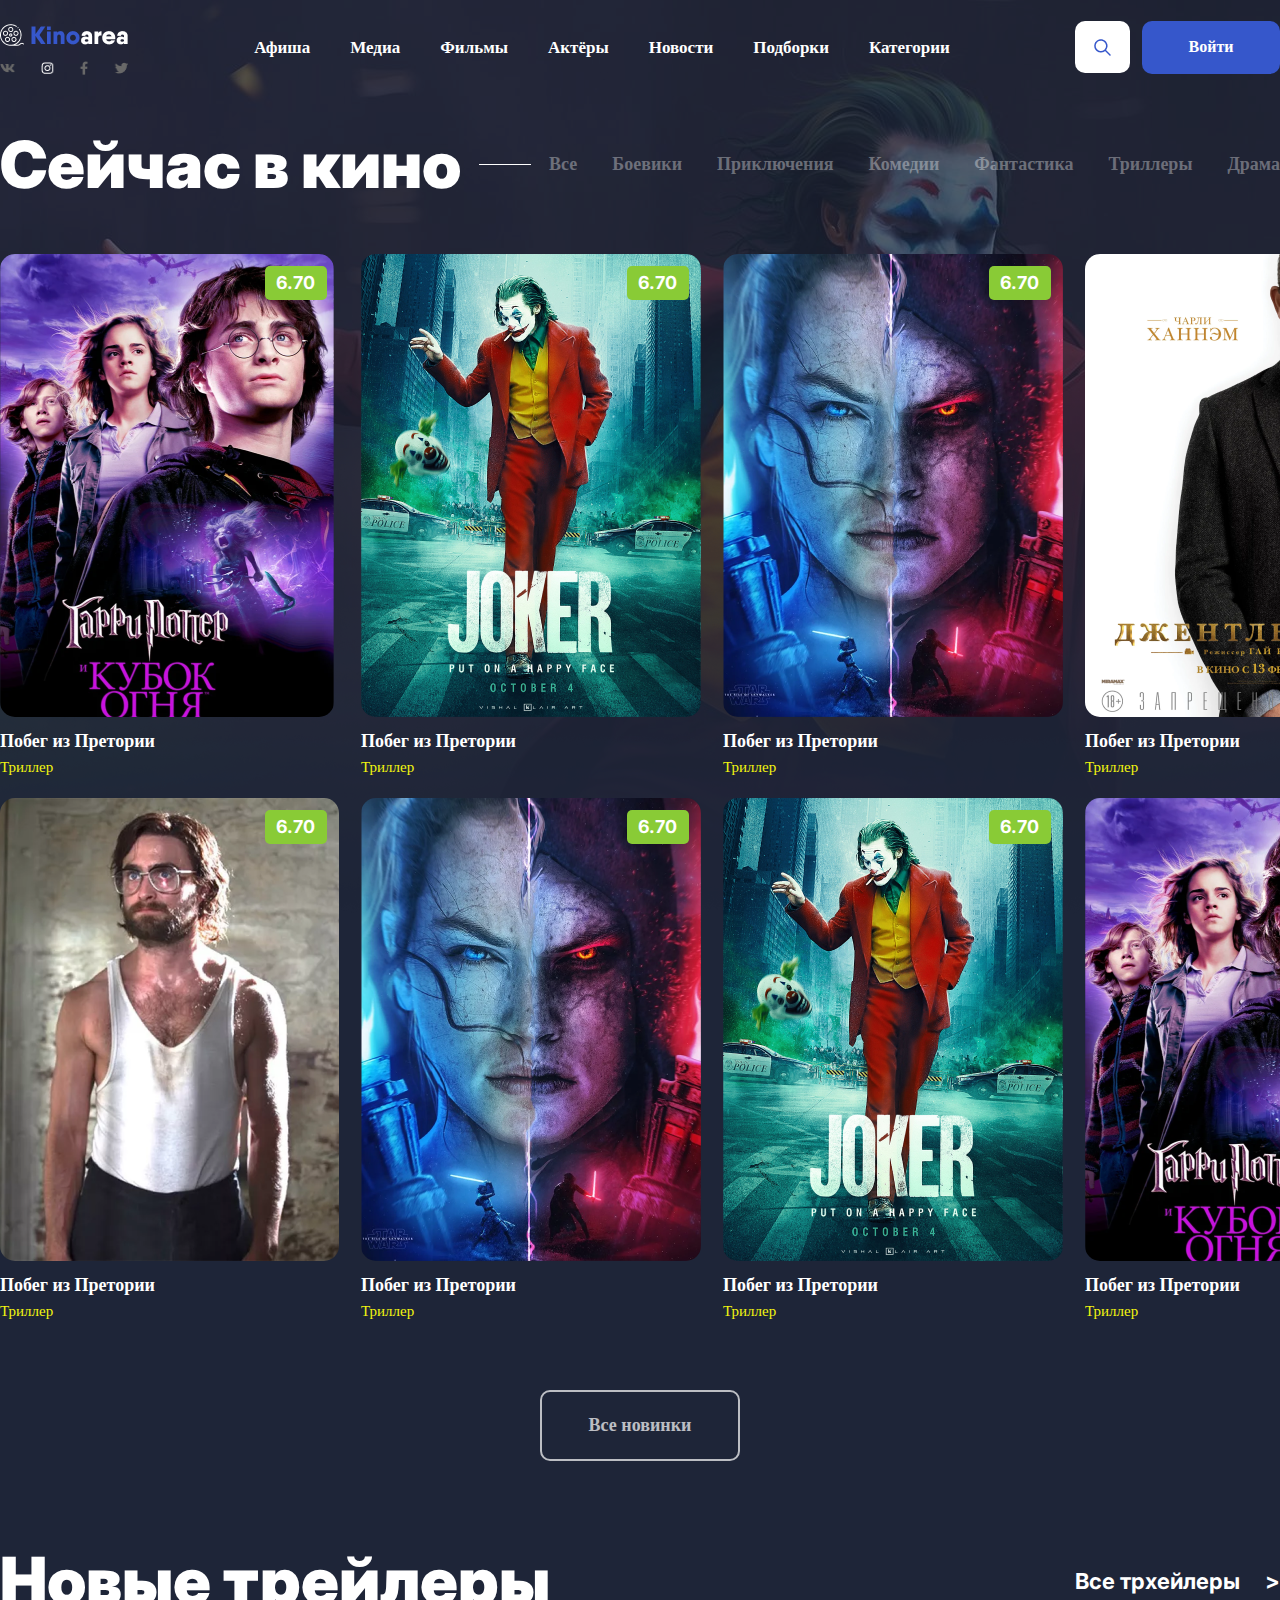
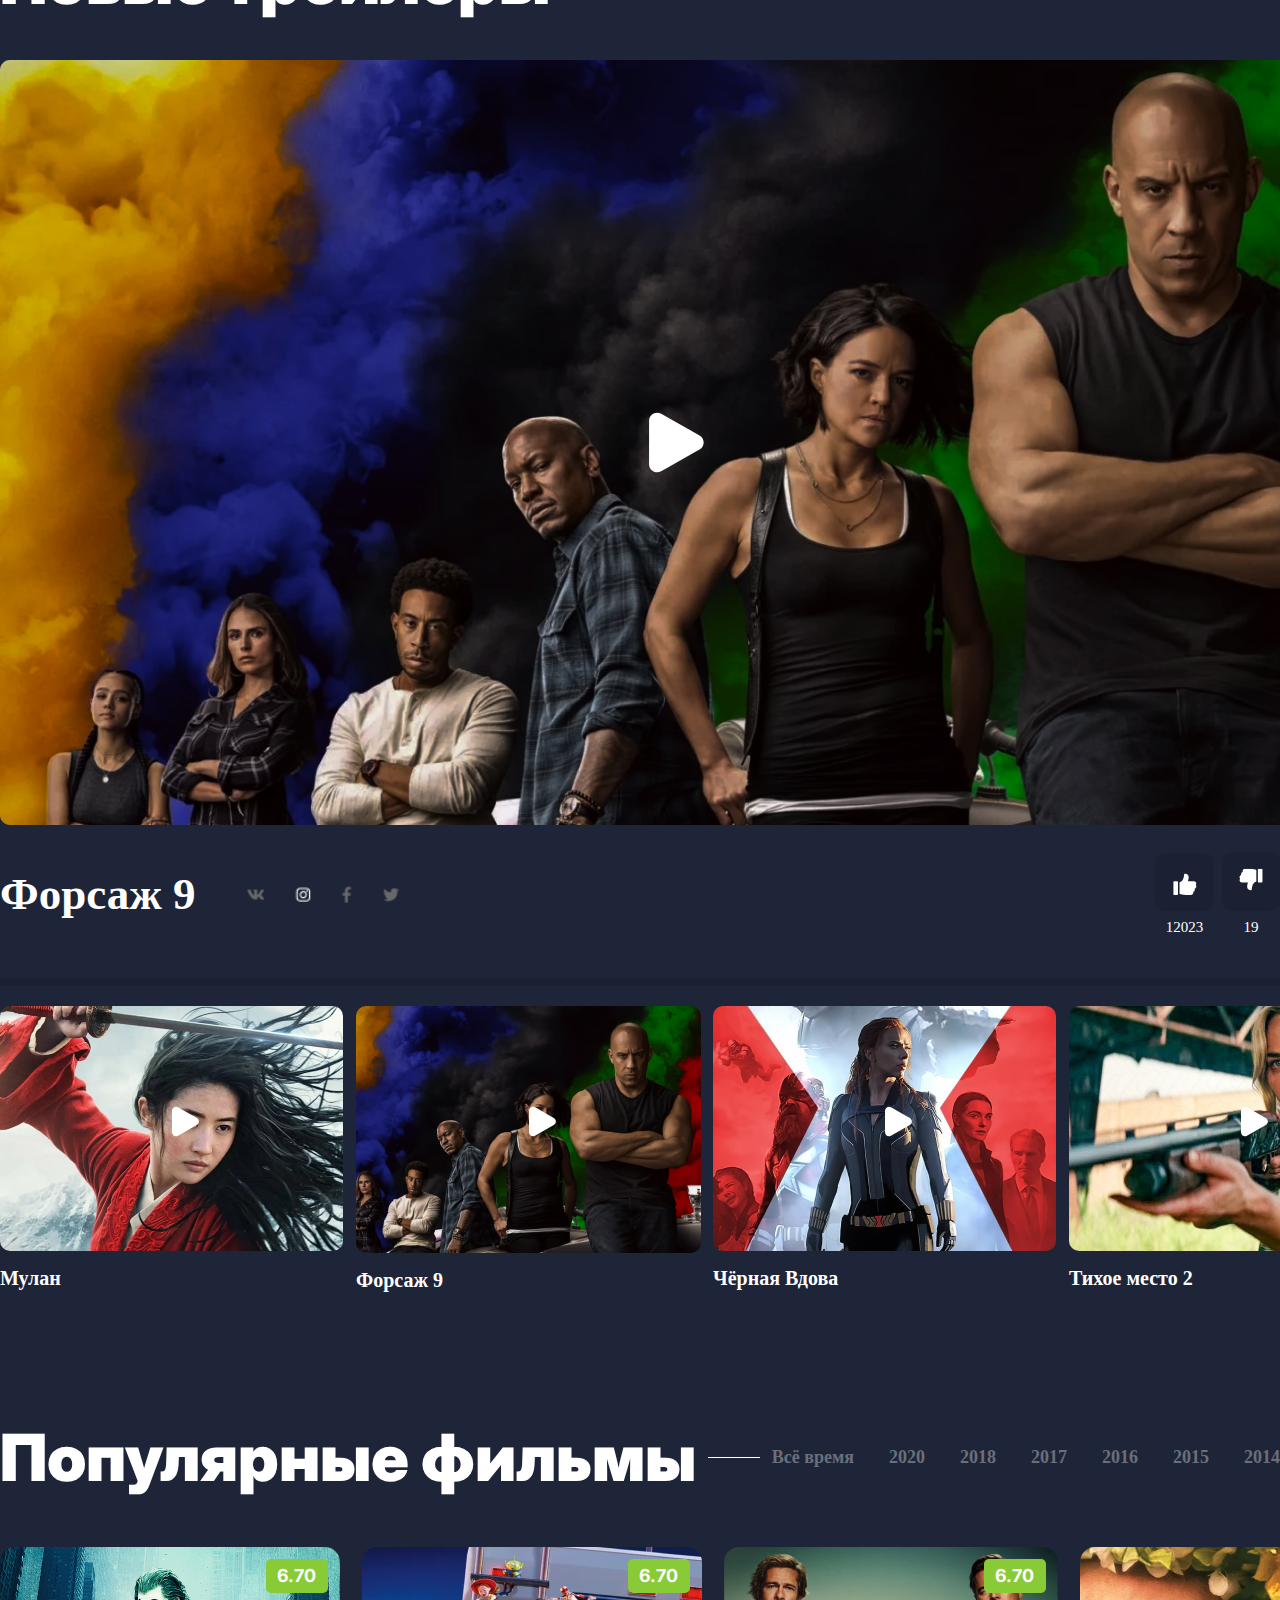
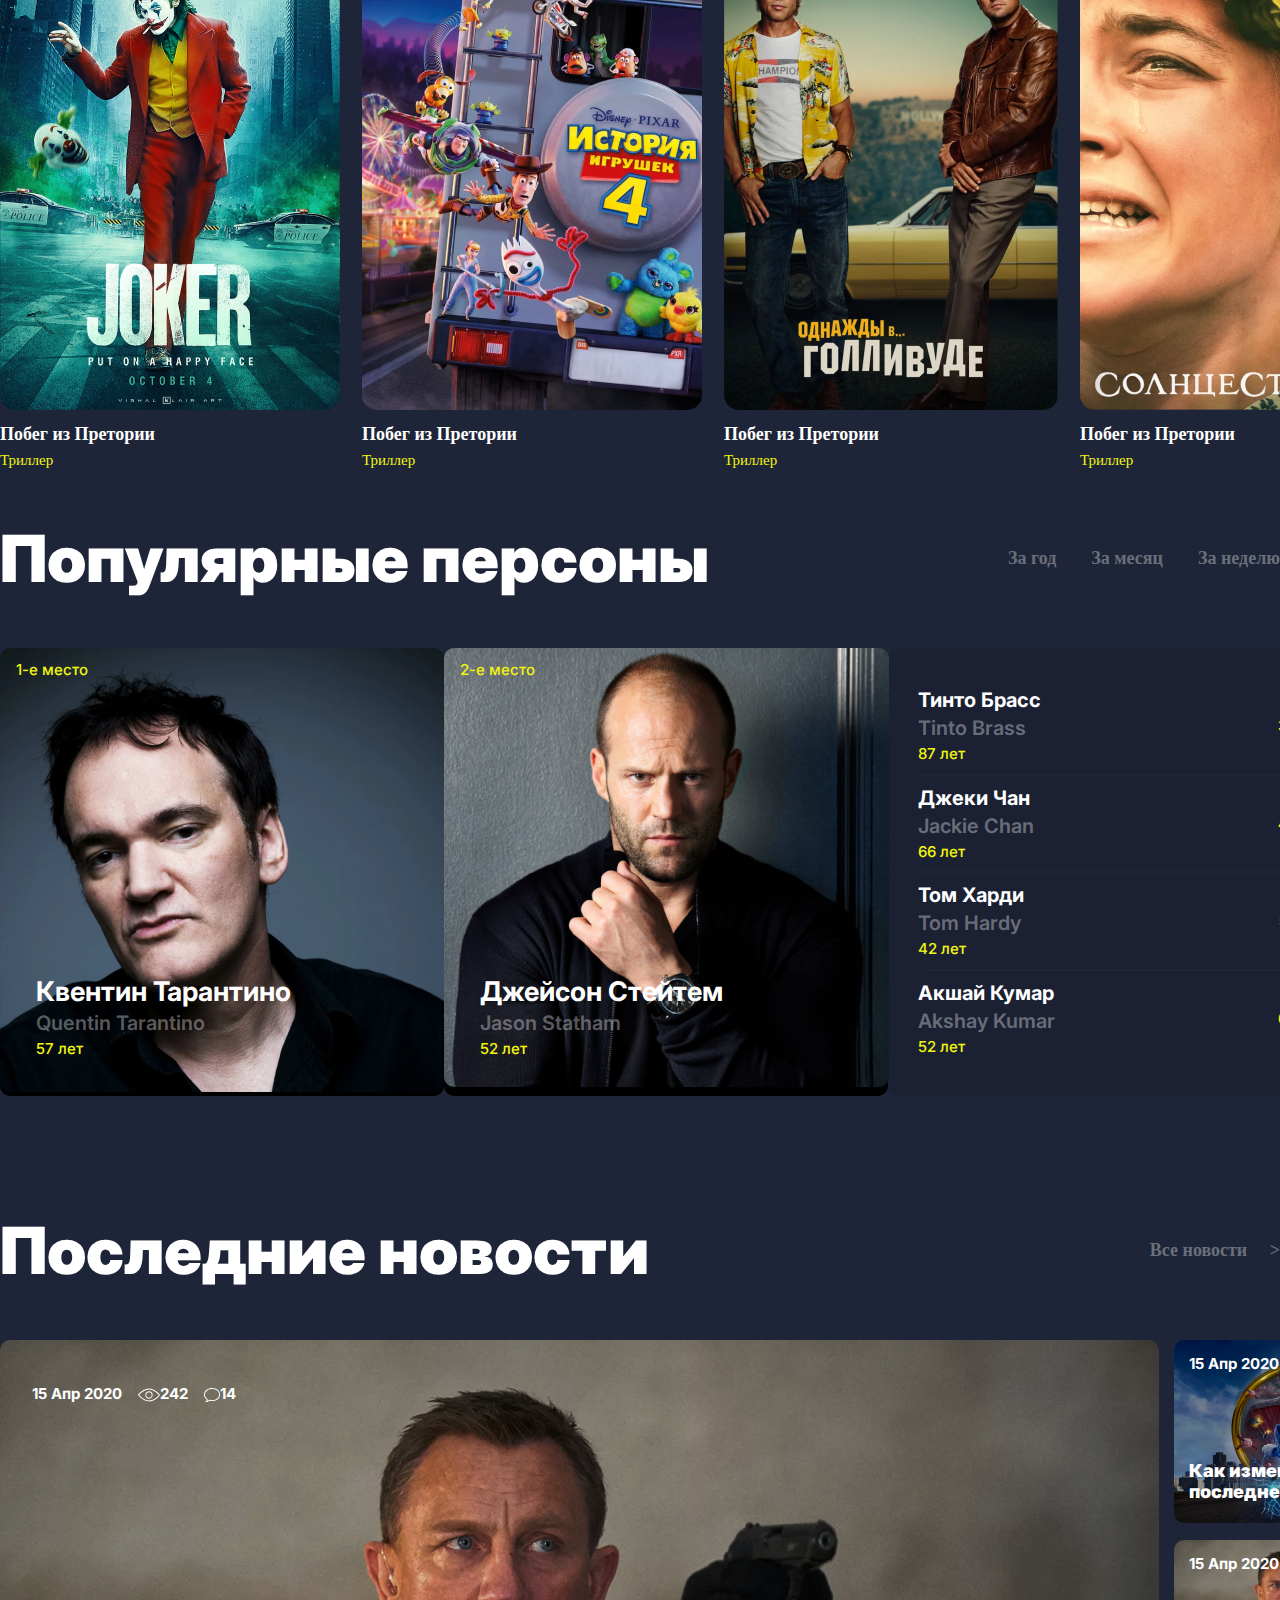
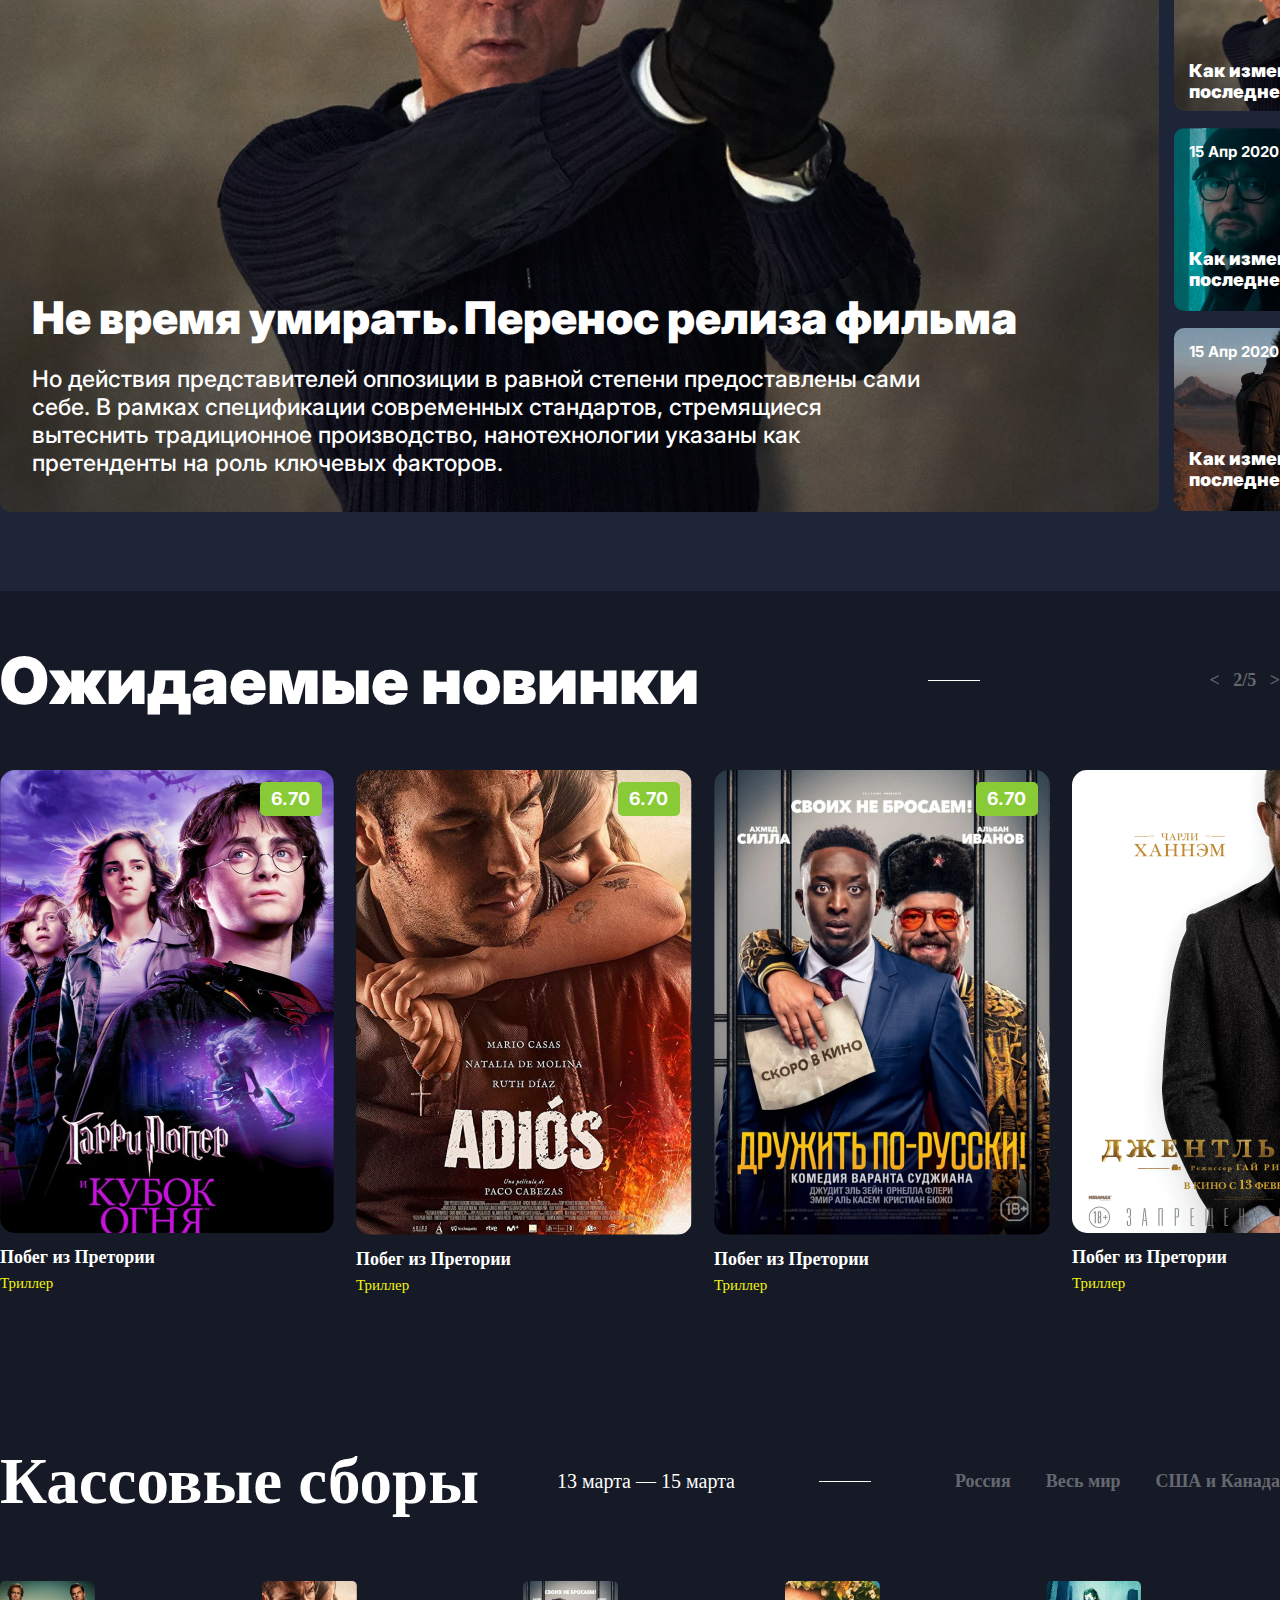
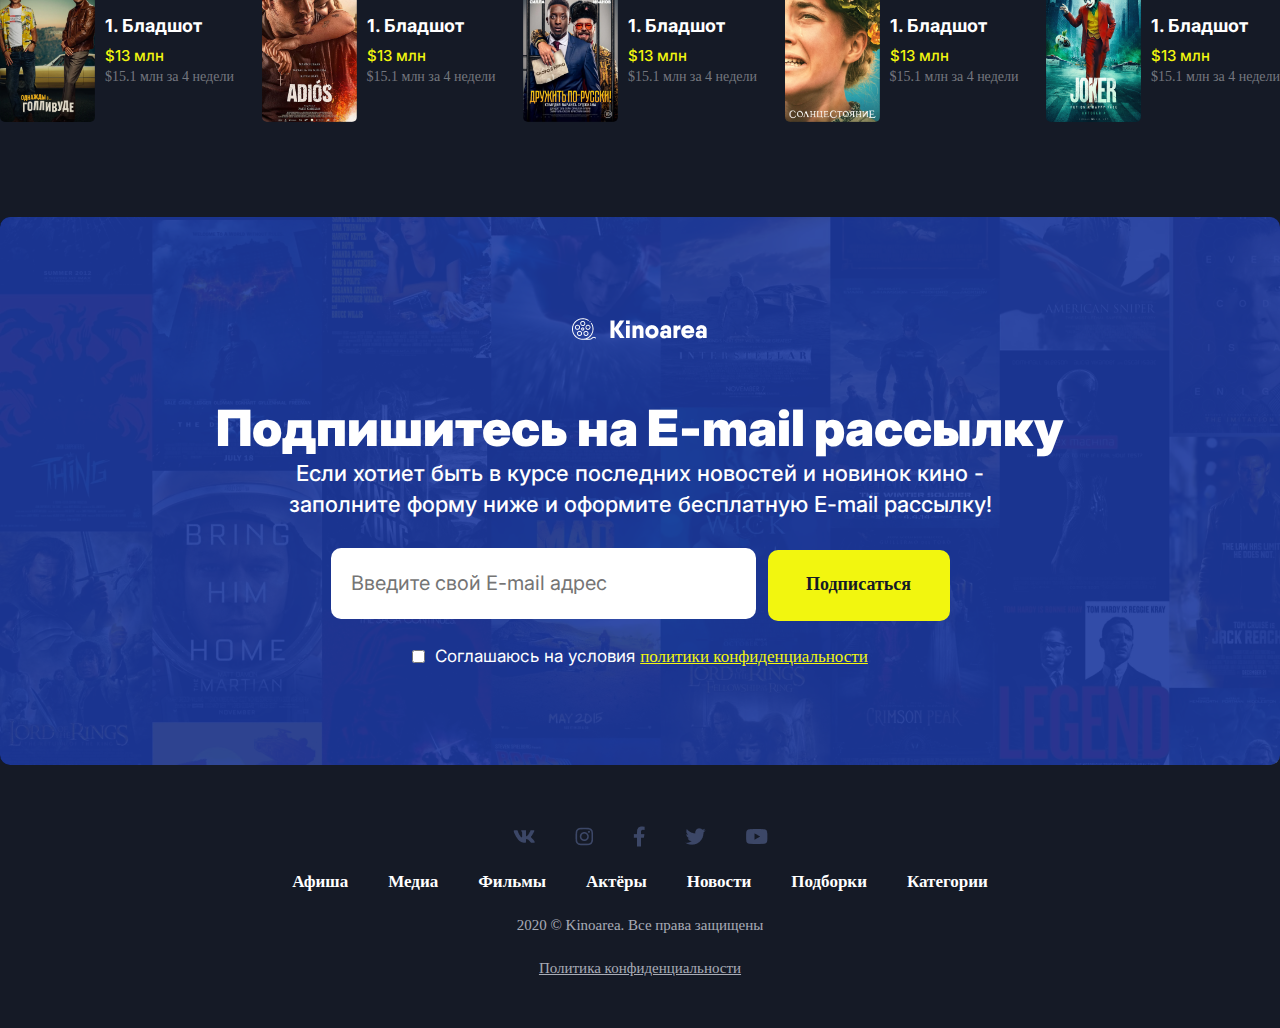
<file: index.html>
<!DOCTYPE html>
<html lang="en">
    <head>
        <meta charset="UTF-8" />
        <meta http-equiv="X-UA-Compatible" content="IE=edge" />
        <meta name="viewport" content="width=device-width, initial-scale=1.0" />
        <link rel="stylesheet" href="header.css" />
        <link rel="stylesheet" href="main.css" />
        <link rel="shortcut icon" href="img/cinema 1.svg" type="image/x-icon" />
        <link rel="stylesheet" href="main.2.css" />
        <link rel="stylesheet" href="footer.css" />
        <title>KinoArea</title>
    </head>
    <body>
        <div class="back">
            <header>
                <div class="container">
                    <div class="header_div">
                        <div class="logo_div">
                            <img class="logo" src="/img/Логотип.png" alt="" />
                            <img src="/img/   .png" alt="" />
                        </div>
                        <div class="navbars">
                            <a href="#">Афиша</a>
                            <a href="#">Медиа</a>
                            <a href="#">Фильмы</a>
                            <a href="#">Актёры</a>
                            <a href="#">Новости</a>
                            <a href="#">Подборки</a>
                            <a href="#">Категории</a>
                        </div>
                        <div class="buttons_header">
                            <button class="search_icon">
                                <img src="/img/Vector.png" alt="" />
                            </button>
                            <button class="login">Войти</button>
                        </div>
                    </div>
                </div>
            </header>
            <main>
                <div class="container">
                    <div class="nowmovie">
                        <h1>Сейчас в кино</h1>
                        <div class="line"></div>
                        <div class="section_movie">
                            <a href="#">Все</a>
                            <a href="#">Боевики</a>
                            <a href="#">Приключения</a>
                            <a href="#">Комедии</a>
                            <a href="#">Фантастика</a>
                            <a href="#">Триллеры</a>
                            <a href="#">Драма</a>
                        </div>
                    </div>
                    <div class="list_movie">
                        <div>
                            <img src="/img/image 1.png" alt="" />
                            <p>Побег из Претории</p>
                            <span>Триллер</span>
                            <div class="rating_pos">6.70</div>
                            <div class="blue_div">
                                <a href="index2.html">
                                    <button class="appear_word">
                                        Карточка фильма
                                    </button></a
                                >
                            </div>
                        </div>

                        <div>
                            <img src="/img/image 2.png" alt="" />
                            <p>Побег из Претории</p>
                            <span>Триллер</span>
                            <div class="rating_pos">6.70</div>
                            <div class="blue"></div>
                            <div class="blue_div">
                                <a href="index2.html">
                                    <button class="appear_word">
                                        Карточка фильма
                                    </button></a
                                >
                            </div>
                        </div>
                        <div>
                            <img src="/img/image 2 (1).png" alt="" />
                            <p>Побег из Претории</p>
                            <span>Триллер</span>
                            <div class="rating_pos">6.70</div>
                            <div class="blue_div">
                                <a href="index2.html">
                                    <button class="appear_word">
                                        Карточка фильма
                                    </button></a
                                >
                            </div>
                        </div>
                        <div>
                            <img src="img/image 2 (2).png" alt="" />
                            <p>Побег из Претории</p>
                            <span>Триллер</span>
                            <div class="rating_pos">6.70</div>
                            <div class="blue_div">
                                <a href="index2.html">
                                    <button class="appear_word">
                                        Карточка фильма
                                    </button></a
                                >
                            </div>
                        </div>
                        <div>
                            <img src="/img/Rectangle 2 (1).png" alt="" />
                            <p>Побег из Претории</p>
                            <span>Триллер</span>
                            <div class="rating_pos">6.70</div>
                            <div class="blue_div">
                                <a href="index2.html">
                                    <button class="appear_word">
                                        Карточка фильма
                                    </button></a
                                >
                            </div>
                        </div>

                        <div>
                            <img src="/img/image 2 (1).png" alt="" />

                            <p>Побег из Претории</p>
                            <span>Триллер</span>
                            <div class="rating_pos">6.70</div>
                            <div class="blue"></div>
                            <div class="blue_div">
                                <a href="index2.html">
                                    <button class="appear_word">
                                        Карточка фильма
                                    </button></a
                                >
                            </div>
                        </div>
                        <div>
                            <img src="/img/image 2.png" alt="" />

                            <p>Побег из Претории</p>
                            <span>Триллер</span>
                            <div class="rating_pos">6.70</div>
                            <div class="blue_div">
                                <a href="index2.html">
                                    <button class="appear_word">
                                        Карточка фильма
                                    </button></a
                                >
                            </div>
                        </div>
                        <div>
                            <img src="/img/image 1.png" alt="" />
                            <p>Побег из Претории</p>
                            <span>Триллер</span>
                            <div class="rating_pos">6.70</div>
                            <div class="blue_div">
                                <a href="index2.html">
                                    <button class="appear_word">
                                        Карточка фильма
                                    </button></a
                                >
                            </div>
                        </div>
                    </div>
                    <div class="button_all">
                        <button class="all_new">Все новинки</button>
                    </div>
                    <div class="new_tre">
                        <div class="title_new_tre">
                            <h1>Новые трейлеры</h1>
                            <p>Все трxейлеры &nbsp; &nbsp; ></p>
                        </div>
                        <div class="farsaj">
                            <img src="/img/Фото.png" alt="" />
                            <span class="play_icon">
                                <svg
                                    xmlns="http://www.w3.org/2000/svg"
                                    width="73"
                                    height="63"
                                    viewBox="0 0 27 31"
                                    fill="none"
                                >
                                    <path
                                        d="M24.8296 12.0167C27.5411 13.5474 27.5411 17.4526 24.8296 18.9833L5.96637 29.6319C3.29989 31.1372 3.72183e-07 29.2106 3.35669e-07 26.1486L8.17023e-08 4.85141C4.51881e-08 1.78939 3.2999 -0.137154 5.96638 1.36812L24.8296 12.0167Z"
                                        fill="white"
                                    /></svg
                            ></span>
                            <div class="except_img">
                                <div class="socials_far">
                                    <h1>Форсаж 9</h1>
                                    <img
                                        height="17px"
                                        src="/img/   .png"
                                        alt=""
                                    />
                                </div>
                                <div class="un_like">
                                    <div>
                                        <img src="/img/like 1.svg" alt="" />
                                        <span>12023</span>
                                    </div>
                                    <div>
                                        <img src="/img/like 1 (1).svg" alt="" />
                                        <span>19</span>
                                    </div>
                                </div>
                            </div>
                        </div>
                    </div>
                    <div class="blue_line"></div>
                    <div class="list_movies_m">
                        <div>
                            <img src="/img/image 4.png" alt="" />
                            <p>Мулан</p>
                            <span>
                                <svg
                                    xmlns="http://www.w3.org/2000/svg"
                                    width="27"
                                    height="31"
                                    viewBox="0 0 27 31"
                                    fill="none"
                                >
                                    <path
                                        d="M24.8296 12.0167C27.5411 13.5474 27.5411 17.4526 24.8296 18.9833L5.96637 29.6319C3.29989 31.1372 3.72183e-07 29.2106 3.35669e-07 26.1486L8.17023e-08 4.85141C4.51881e-08 1.78939 3.2999 -0.137154 5.96638 1.36812L24.8296 12.0167Z"
                                        fill="white"
                                    />
                                </svg>
                            </span>
                        </div>
                        <div>
                            <img src="/img/image 4 (1).png" alt="" />
                            <p>Форсаж 9</p>
                            <span>
                                <svg
                                    xmlns="http://www.w3.org/2000/svg"
                                    width="27"
                                    height="31"
                                    viewBox="0 0 27 31"
                                    fill="none"
                                >
                                    <path
                                        d="M24.8296 12.0167C27.5411 13.5474 27.5411 17.4526 24.8296 18.9833L5.96637 29.6319C3.29989 31.1372 3.72183e-07 29.2106 3.35669e-07 26.1486L8.17023e-08 4.85141C4.51881e-08 1.78939 3.2999 -0.137154 5.96638 1.36812L24.8296 12.0167Z"
                                        fill="white"
                                    />
                                </svg>
                            </span>
                        </div>
                        <div>
                            <img src="/img/image 4 (2).png" alt="" />
                            <p>Чёрная Вдова</p>
                            <span>
                                <svg
                                    xmlns="http://www.w3.org/2000/svg"
                                    width="27"
                                    height="31"
                                    viewBox="0 0 27 31"
                                    fill="none"
                                >
                                    <path
                                        d="M24.8296 12.0167C27.5411 13.5474 27.5411 17.4526 24.8296 18.9833L5.96637 29.6319C3.29989 31.1372 3.72183e-07 29.2106 3.35669e-07 26.1486L8.17023e-08 4.85141C4.51881e-08 1.78939 3.2999 -0.137154 5.96638 1.36812L24.8296 12.0167Z"
                                        fill="white"
                                    />
                                </svg>
                            </span>
                        </div>
                        <div>
                            <img src="/img/image 4 (3).png" alt="" />
                            <p>Тихое место 2</p>
                            <span>
                                <svg
                                    xmlns="http://www.w3.org/2000/svg"
                                    width="27"
                                    height="31"
                                    viewBox="0 0 27 31"
                                    fill="none"
                                >
                                    <path
                                        d="M24.8296 12.0167C27.5411 13.5474 27.5411 17.4526 24.8296 18.9833L5.96637 29.6319C3.29989 31.1372 3.72183e-07 29.2106 3.35669e-07 26.1486L8.17023e-08 4.85141C4.51881e-08 1.78939 3.2999 -0.137154 5.96638 1.36812L24.8296 12.0167Z"
                                        fill="white"
                                    />
                                </svg>
                            </span>
                        </div>
                        <div class="blue_disappear"></div>
                        <div class="blue_disappear"></div>

                        <div class="blue_disappear"></div>

                        <div class="blue_disappear"></div>
                    </div>
                    <div class="nowmovie">
                        <h1>Популярные фильмы</h1>
                        <div class="line"></div>
                        <div class="section_movie">
                            <a href="#">Всё время</a>
                            <a href="#">2020</a>
                            <a href="#">2018</a>
                            <a href="#">2017</a>
                            <a href="#">2016</a>
                            <a href="#">2015</a>
                            <a href="#">2014</a>
                        </div>
                    </div>

                    <!-- -->
                    <div class="list_movie">
                        <div>
                            <img src="/img/image 2.png" alt="" />
                            <p>Побег из Претории</p>
                            <span>Триллер</span>
                            <div class="rating_pos">6.70</div>
                            <div class="blue_div">
                                <a href="index2.html">
                                    <button class="appear_word">
                                        Карточка фильма
                                    </button></a
                                >
                            </div>
                        </div>

                        <div>
                            <img src="/img/image 2 (3).png" alt="" />
                            <p>Побег из Претории</p>
                            <span>Триллер</span>
                            <div class="rating_pos">6.70</div>
                            <div class="blue"></div>
                            <div class="blue_div">
                                <a href="index2.html">
                                    <button class="appear_word">
                                        Карточка фильма
                                    </button></a
                                >
                            </div>
                        </div>
                        <div>
                            <img src="/img/image 1 (1).png" alt="" />
                            <p>Побег из Претории</p>
                            <span>Триллер</span>
                            <div class="rating_pos">6.70</div>
                            <div class="blue_div">
                                <a href="index2.html">
                                    <button class="appear_word">
                                        Карточка фильма
                                    </button></a
                                >
                            </div>
                        </div>
                        <div>
                            <img src="/img/image 2 (4).png" alt="" />
                            <p>Побег из Претории</p>
                            <span>Триллер</span>
                            <div class="rating_pos">6.70</div>
                            <div class="blue_div">
                                <a href="index2.html">
                                    <button class="appear_word">
                                        Карточка фильма
                                    </button></a
                                >
                            </div>
                        </div>
                    </div>
                    <div class="nowmovie">
                        <h1>Популярные персоны</h1>

                        <div class="section_movie">
                            <a href="#">За год </a>
                            <a href="#">За месяц</a>
                            <a href="#">За неделю</a>
                        </div>
                    </div>
                    <div class="fam_person">
                        <div class="person">
                            <img src="/img/image 26.png" alt="" />
                            <span class="name"> Квентин Тарантино </span>
                            <span class="e_name">Quentin Tarantino</span>
                            <span class="age">57 лет</span>
                            <span class="place">1-е место</span>
                        </div>
                        <div class="person">
                            <img src="/img/image 26 (1).png" alt="" />
                            <span class="name">Джейсон Стейтем </span>
                            <span class="e_name">Jason Statham</span>
                            <span class="age">52 лет</span>
                            <span class="place">2-е место</span>
                        </div>
                        <div class="down">
                            <div>
                                <div>
                                    <span class="name name2">Тинто Брасс </span>
                                    <span class="e_name">Tinto Brass</span>
                                    <span class="age">87 лет</span>
                                </div>
                                <span class="place place2"> 3-е место </span>
                            </div>
                            <div>
                                <div>
                                    <span class="name name2">Джеки Чан </span>
                                    <span class="e_name">Jackie Chan</span>
                                    <span class="age">66 лет</span>
                                </div>
                                <span class="place place2"> 4-е место </span>
                            </div>
                            <div>
                                <div>
                                    <span class="name name2">Том Харди </span>
                                    <span class="e_name">Tom Hardy</span>
                                    <span class="age">42 лет</span>
                                </div>
                                <span class="place place2"> 5-е место </span>
                            </div>
                            <div>
                                <div>
                                    <span class="name name2">Акшай Кумар </span>
                                    <span class="e_name">Akshay Kumar</span>
                                    <span class="age">52 лет</span>
                                </div>
                                <span class="place place2"> 6-е место </span>
                            </div>
                        </div>
                    </div>
                    <div class="nowmovie">
                        <h1>Последние новости</h1>

                        <div class="section_movie">
                            <a href="#">Все новости &nbsp; &nbsp; > </a>
                        </div>
                    </div>
                    <div class="latest_new">
                        <div class="main_img">
                            <img
                                src="/img/image 3 (1).2023081120230811.png"
                                alt=""
                            />
                            <span>
                                15 Апр 2020 &nbsp; &nbsp;
                                <svg
                                    xmlns="http://www.w3.org/2000/svg"
                                    width="22"
                                    height="22"
                                    viewBox="0 0 22 22"
                                    fill="none"
                                >
                                    <path
                                        d="M21.9185 11.2604C21.7453 11.5125 17.5817 17.4169 10.9999 17.4169C5.35226 17.4169 0.319682 11.5464 0.107928 11.2962C-0.0359761 11.1257 -0.0359761 10.8754 0.107928 10.704C0.319682 10.4538 5.35226 4.58332 10.9999 4.58332C16.6476 4.58332 21.6802 10.4538 21.8919 10.704C22.0249 10.8617 22.0368 11.0899 21.9185 11.2604ZM10.9999 5.49999C6.47247 5.49999 2.16771 9.81755 1.07414 11.0001C2.16591 12.1835 6.46607 16.5002 10.9999 16.5002C16.2974 16.5002 20.0366 12.189 20.9496 11.0248C19.8954 9.8799 15.5659 5.49999 10.9999 5.49999Z"
                                        fill="white"
                                    />
                                    <path
                                        d="M11.0007 14.6669C8.97851 14.6669 7.33398 13.0223 7.33398 11.0002C7.33398 8.97796 8.97851 7.33343 11.0007 7.33343C13.0229 7.33343 14.6674 8.97796 14.6674 11.0002C14.6674 13.0223 13.0229 14.6669 11.0007 14.6669ZM11.0007 8.25006C9.48452 8.25006 8.25065 9.48393 8.25065 11.0001C8.25065 12.5163 9.48452 13.7502 11.0007 13.7502C12.5169 13.7502 13.7507 12.5163 13.7507 11.0001C13.7507 9.48393 12.5169 8.25006 11.0007 8.25006Z"
                                        fill="white"
                                    /></svg
                                >242 &nbsp; &nbsp;
                                <svg
                                    xmlns="http://www.w3.org/2000/svg"
                                    width="16"
                                    height="16"
                                    viewBox="0 0 16 16"
                                    fill="none"
                                >
                                    <g clip-path="url(#clip0_1_1626)">
                                        <path
                                            d="M2.32892 15.044H1.19521L1.99688 14.2423C2.42913 13.81 2.69906 13.2478 2.77163 12.638C1.64367 11.8977 0.818867 10.9239 0.377348 9.80704C-0.0638584 8.69105 -0.119303 7.46254 0.217026 6.25429C0.62057 4.8045 1.56707 3.48308 2.88211 2.53339C4.31113 1.50142 6.09011 0.955933 8.02674 0.955933C10.4664 0.955933 12.5227 1.65686 13.9734 2.98289C15.2803 4.17752 16 5.78891 16 7.52027C16 8.36142 15.8287 9.17987 15.491 9.9529C15.1414 10.7528 14.6296 11.4651 13.9697 12.0698C12.5171 13.4011 10.462 14.1048 8.02671 14.1048C7.12267 14.1048 6.1793 13.9841 5.33706 13.7626C4.53983 14.5804 3.45953 15.044 2.32892 15.044ZM8.02674 1.89514C4.14349 1.89514 1.7607 4.21099 1.12182 6.50615C0.518103 8.67508 1.40806 10.7245 3.50248 11.9884L3.7365 12.1297L3.7293 12.4029C3.71502 12.9437 3.5861 13.4645 3.35534 13.9354C3.91726 13.7453 4.42716 13.4006 4.82644 12.9289L5.02499 12.6943L5.31943 12.7823C6.14571 13.0295 7.10717 13.1656 8.02674 13.1656C12.8596 13.1656 15.0608 10.2392 15.0608 7.52027C15.0608 6.05586 14.4496 4.69064 13.3397 3.67611C12.0651 2.511 10.2279 1.89514 8.02674 1.89514Z"
                                            fill="white"
                                        />
                                    </g>
                                    <defs>
                                        <clipPath id="clip0_1_1626">
                                            <rect
                                                width="16"
                                                height="16"
                                                fill="white"
                                            />
                                        </clipPath>
                                    </defs></svg
                                >14</span
                            >

                            <h1>Не время умирать. Перенос релиза фильма</h1>
                            <p>
                                Но действия представителей оппозиции в равной
                                степени предоставлены сами себе. В рамках
                                спецификации современных стандартов, стремящиеся
                                вытеснить традиционное производство,
                                нанотехнологии указаны как претенденты на роль
                                ключевых факторов.
                            </p>
                        </div>
                        <div class="small_images">
                            <div>
                                <img
                                    src="/img/image 4 (5).2023081120230811.png"
                                    alt=""
                                />
                                <span>15 Апр 2020</span>
                                <h3>Как изменили Соника с последнего анонса</h3>
                            </div>
                            <div>
                                <img
                                    src="/img/image 3 (1).2023081120230811.png "
                                    width="256px"
                                    alt=""
                                />
                                <span>15 Апр 2020</span>
                                <h3>Как изменили Соника с последнего анонса</h3>
                            </div>
                            <div>
                                <img
                                    src="/img/image 4 (5).202308112023081120230811202308112023081120230811202308112023081120230811.png"
                                    alt=""
                                />
                                <span>15 Апр 2020</span>
                                <h3>Как изменили Соника с последнего анонса</h3>
                            </div>
                            <div>
                                <img
                                    src="/img/image 4 (6).202308112023081120230811202308112023081120230811202308112023081120230811.png"
                                    alt=""
                                />
                                <span>15 Апр 2020</span>
                                <h3>Как изменили Соника с последнего анонса</h3>
                            </div>
                        </div>
                    </div>
                </div>
            </main>
        </div>
        <main class="main2">
            <div class="container">
                <div class="nowmovie">
                    <h1>Ожидаемые новинки</h1>
                    <div class="line"></div>
                    <div class="section_movie">
                        <a href="#">< &nbsp; 2/5 &nbsp; > </a>
                    </div>
                </div>
                <div class="list_movie">
                    <div>
                        <img src="/img/image 1.png" alt="" />
                        <p>Побег из Претории</p>
                        <span>Триллер</span>
                        <div class="rating_pos">6.70</div>
                        <div class="blue_div">
                            <a href="index2.html">
                                <button class="appear_word">
                                    Карточка фильма
                                </button></a
                            >
                        </div>
                    </div>

                    <div>
                        <img src="/img/image 1 (2).png" alt="" />
                        <p>Побег из Претории</p>
                        <span>Триллер</span>
                        <div class="rating_pos">6.70</div>
                        <div class="blue"></div>
                        <div class="blue_div">
                            <a href="index2.html">
                                <button class="appear_word">
                                    Карточка фильма
                                </button></a
                            >
                        </div>
                    </div>
                    <div>
                        <img src="/img/image 1 (3).png" alt="" />
                        <p>Побег из Претории</p>
                        <span>Триллер</span>
                        <div class="rating_pos">6.70</div>
                        <div class="blue_div">
                            <a href="index2.html">
                                <button class="appear_word">
                                    Карточка фильма
                                </button></a
                            >
                        </div>
                    </div>
                    <div>
                        <img src="/img/image 2 (2).png" alt="" />
                        <p>Побег из Претории</p>
                        <span>Триллер</span>
                        <div class="rating_pos">6.70</div>
                        <div class="blue_div">
                            <a href="index2.html">
                                <button class="appear_word">
                                    Карточка фильма
                                </button></a
                            >
                        </div>
                    </div>
                </div>
                <div class="nowmovie incons">
                    <div class="first">
                        <h1>Кассовые сборы</h1>
                        <span>13 марта — 15 марта</span>
                    </div>

                    <div class="line"></div>
                    <div class="section_movie">
                        <a href="#">Россия </a>
                        <a href="#">Весь мир </a>
                        <a href="#">США и Канада </a>
                    </div>
                </div>
                <div class="cotigures">
                    <div class="co_box">
                        <img
                            src="/img/image 1 (1).png"
                            width="95px"
                            height="141"
                            alt=""
                        />
                        <div>
                            <span class="name_film"> 1. Бладшот </span>
                            <span class="work">$13 млн</span>
                            <span class="work_m">$15.1 млн за 4 недели</span>
                        </div>
                    </div>
                    <div class="co_box">
                        <img
                            src="/img/image 1 (2).png"
                            width="95px"
                            height="141"
                            alt=""
                        />
                        <div>
                            <span class="name_film"> 1. Бладшот </span>
                            <span class="work">$13 млн</span>
                            <span class="work_m">$15.1 млн за 4 недели</span>
                        </div>
                    </div>
                    <div class="co_box">
                        <img
                            src="/img/image 1 (3).png"
                            width="95px"
                            height="141"
                            alt=""
                        />
                        <div>
                            <span class="name_film"> 1. Бладшот </span>
                            <span class="work">$13 млн</span>
                            <span class="work_m">$15.1 млн за 4 недели</span>
                        </div>
                    </div>
                    <div class="co_box">
                        <img
                            src="/img/image 2 (4).png"
                            width="95px"
                            height="141"
                            alt=""
                        />
                        <div>
                            <span class="name_film"> 1. Бладшот </span>
                            <span class="work">$13 млн</span>
                            <span class="work_m">$15.1 млн за 4 недели</span>
                        </div>
                    </div>
                    <div class="co_box">
                        <img
                            src="/img/image 2.png"
                            width="95px"
                            height="141"
                            alt=""
                        />
                        <div>
                            <span class="name_film"> 1. Бладшот </span>
                            <span class="work">$13 млн</span>
                            <span class="work_m">$15.1 млн за 4 недели</span>
                        </div>
                    </div>
                </div>
                <div class="footer_input">
                    <div class="div_footer_1">
                        <img src="img/Логотип (1).png" alt="" />
                        <h1>Подпишитесь на E-mail рассылку</h1>
                        <p>
                            Если хотиет быть в курсе последних новостей и
                            новинок кино - заполните форму ниже и оформите
                            бесплатную E-mail рассылку!
                        </p>
                        <div>
                            <input
                                type="email"
                                class="email"
                                placeholder="Введите свой E-mail адрес"
                            />
                            <button class="sub">Подписаться</button>
                        </div>
                        <div class="check">
                            <input class="checkbox" type="checkbox" />
                            <p>
                                Соглашаюсь на условия
                                <a href="#">политики конфиденциальности</a>
                            </p>
                        </div>
                    </div>
                </div>
                <footer>
                    <img src="img/    .png" alt="" />
                    <div class="navbars">
                        <a href="#">Афиша</a>
                        <a href="#">Медиа</a>
                        <a href="#">Фильмы</a>
                        <a href="#">Актёры</a>
                        <a href="#">Новости</a>
                        <a href="#">Подборки</a>
                        <a href="#">Категории</a>
                    </div>
                    <p>2020 © Kinoarea. Все права защищены</p>
                    <a href="#">Политика конфиденциальности</a>
                </footer>
            </div>
        </main>
    </body>
</html>
</file>
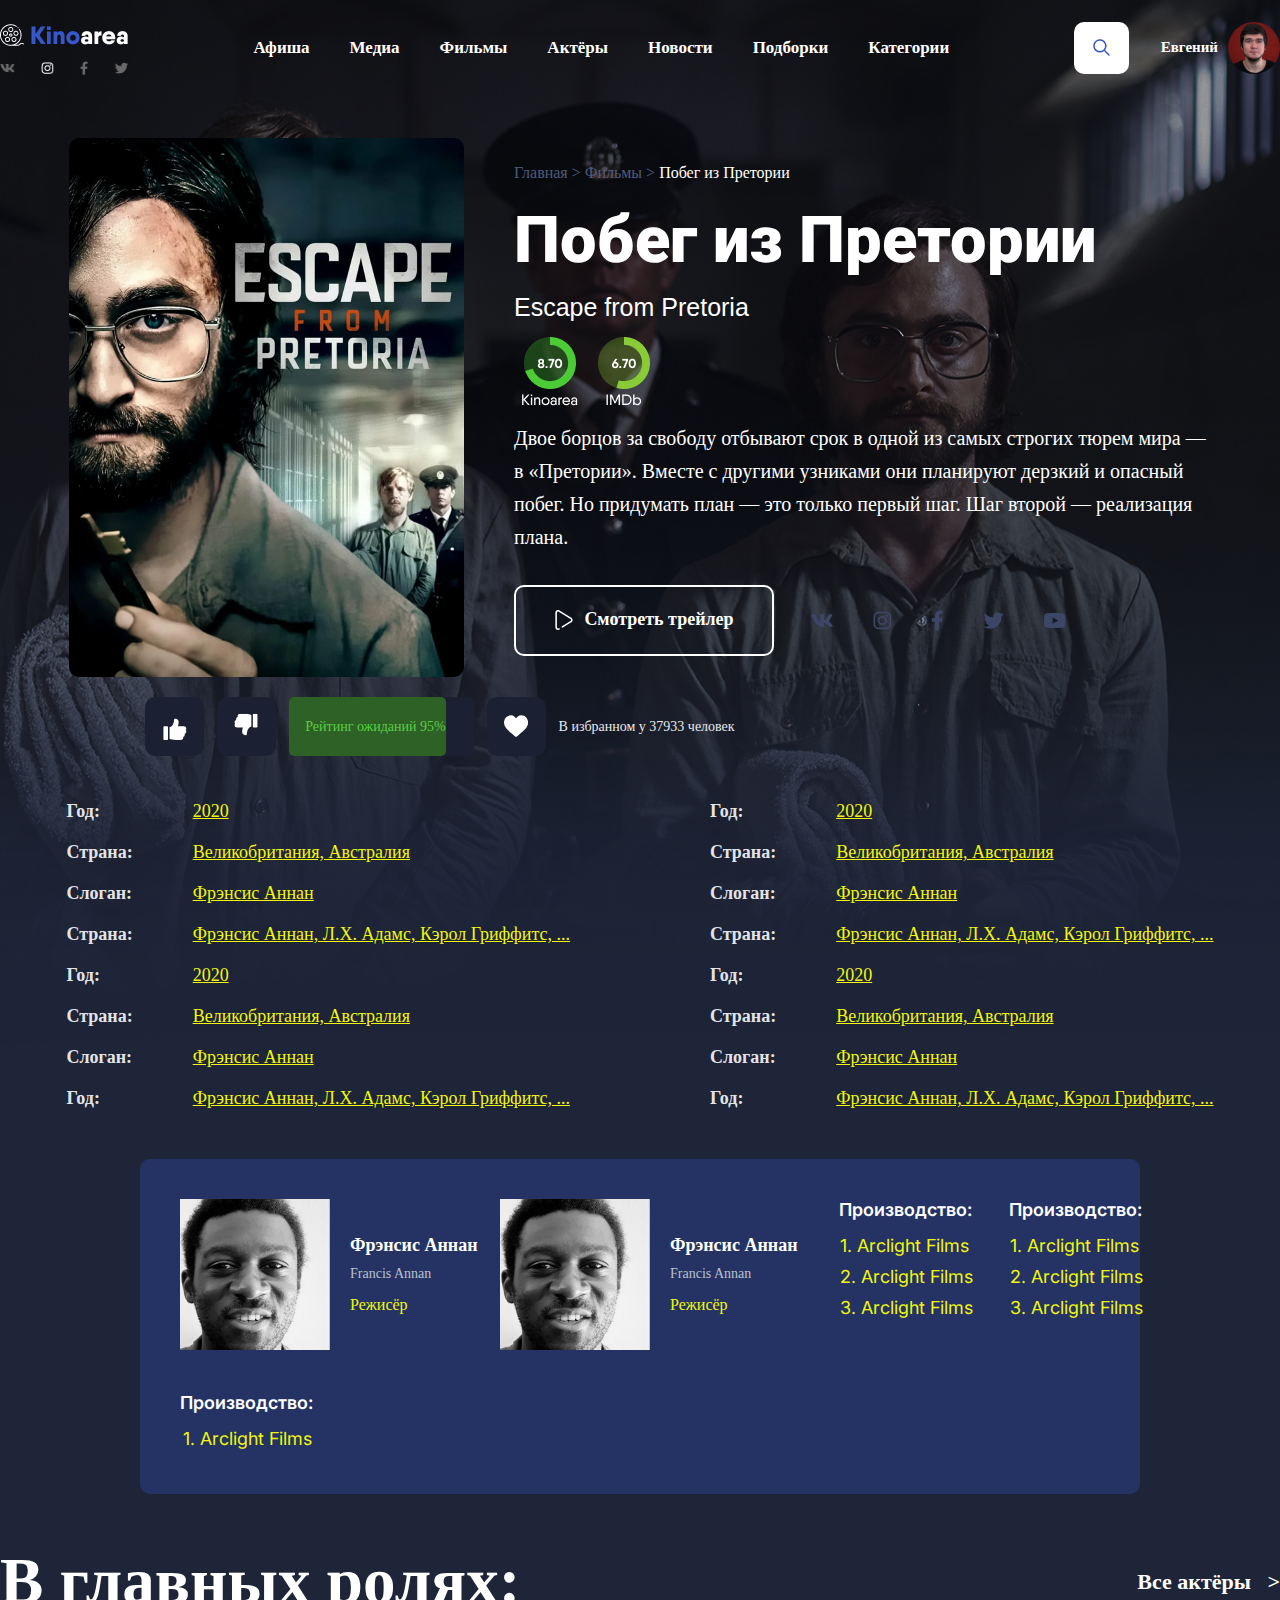
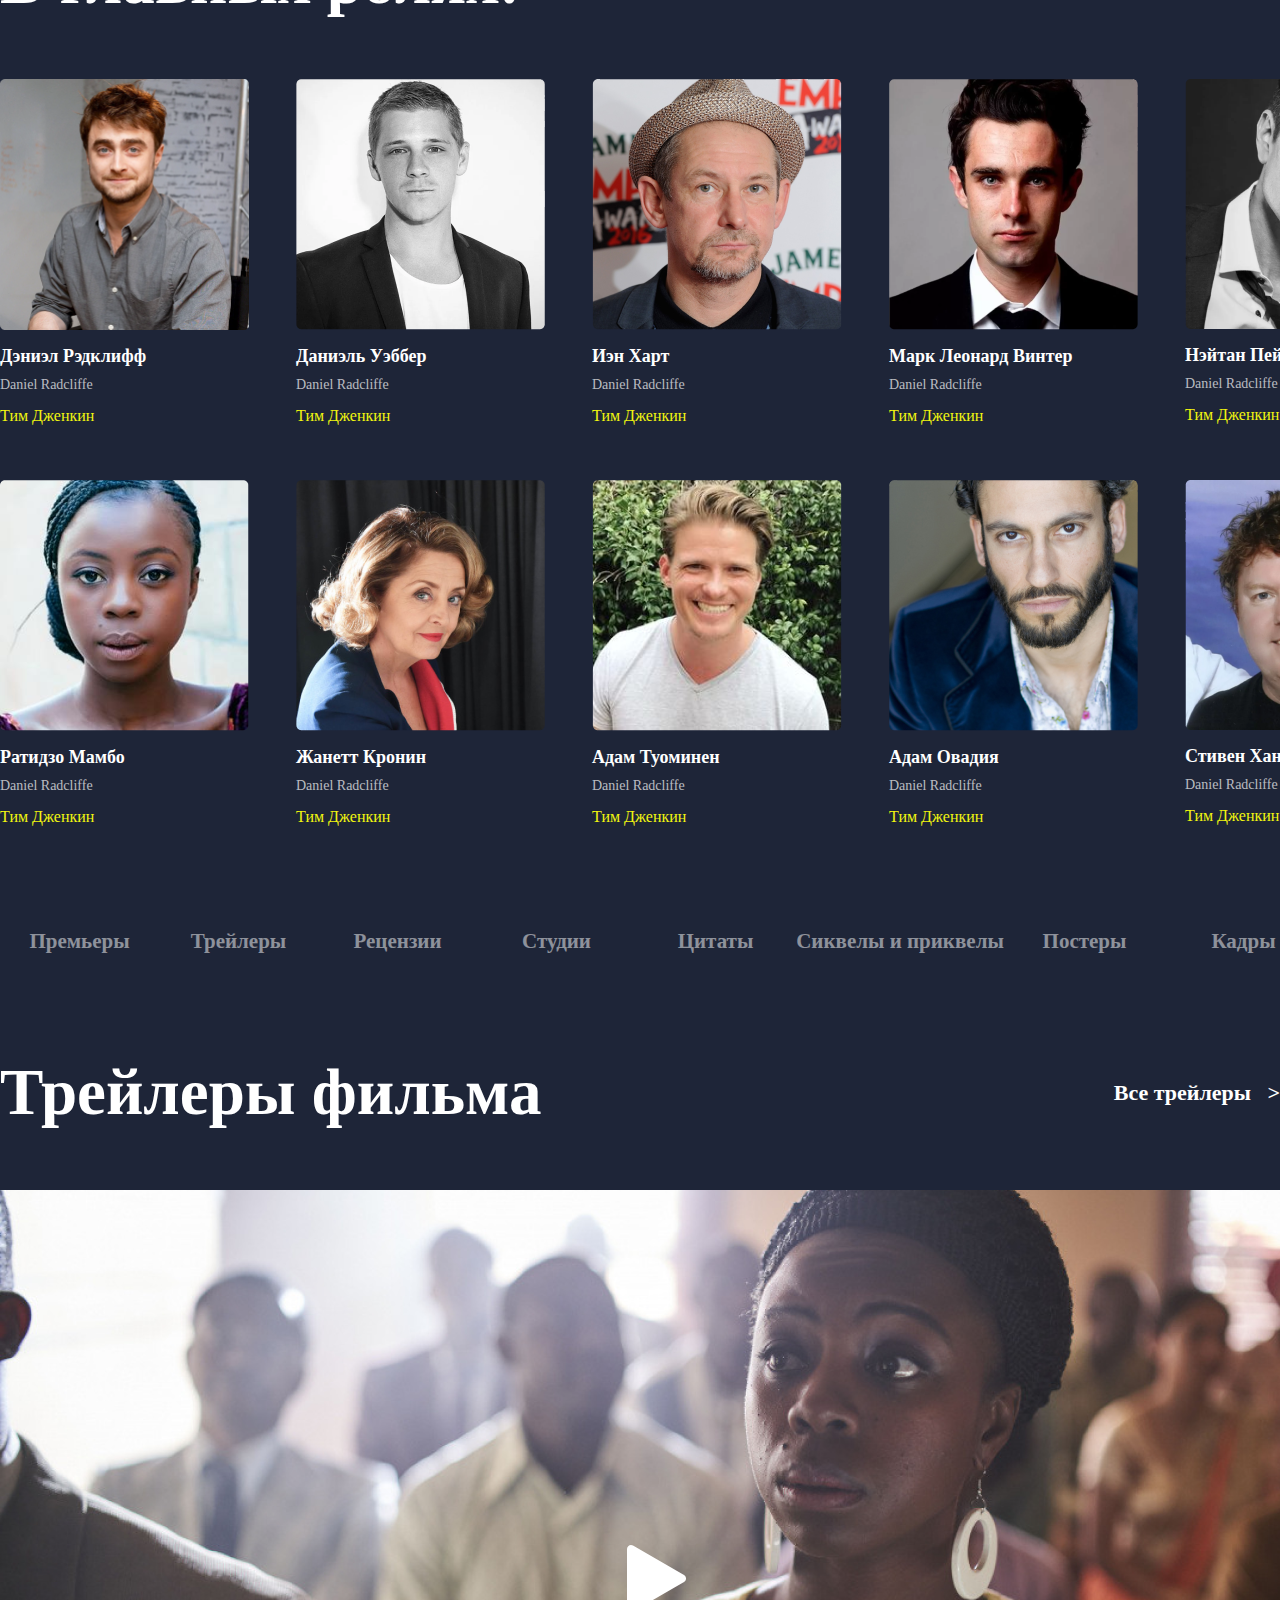
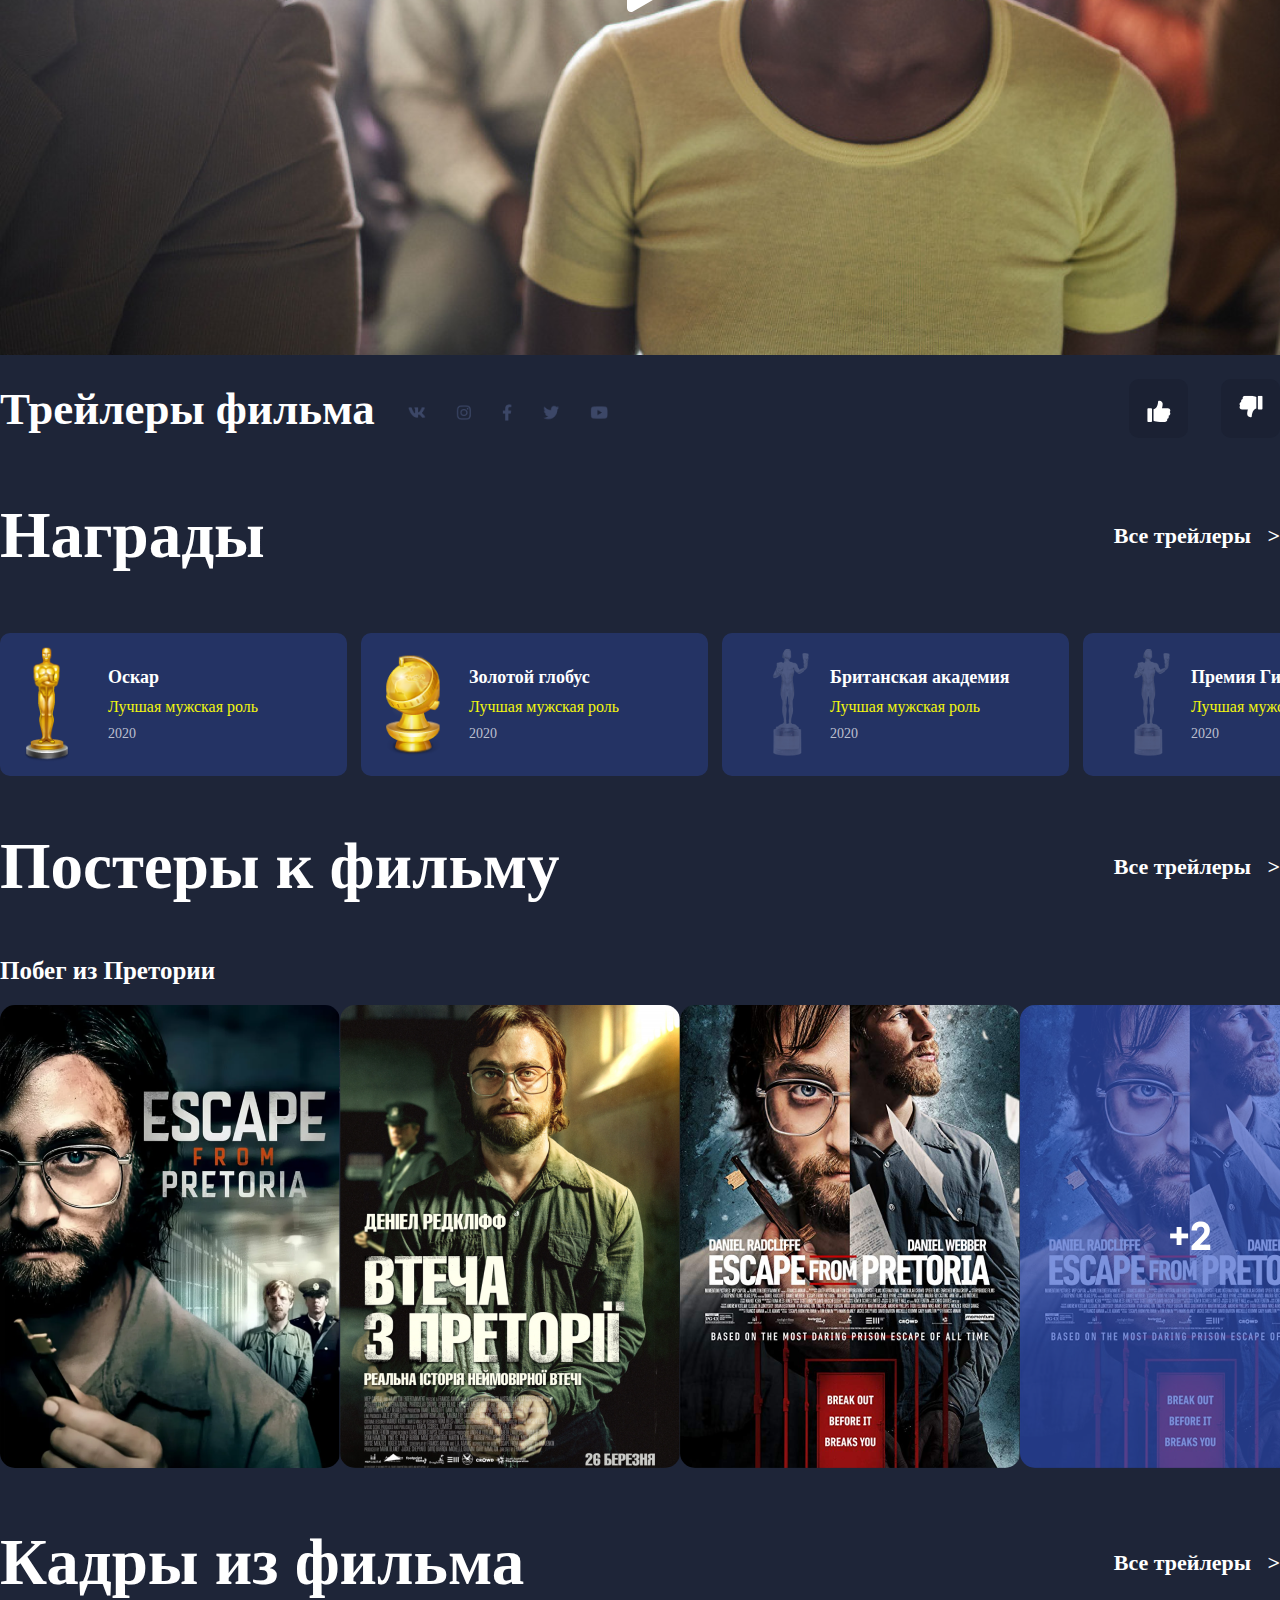
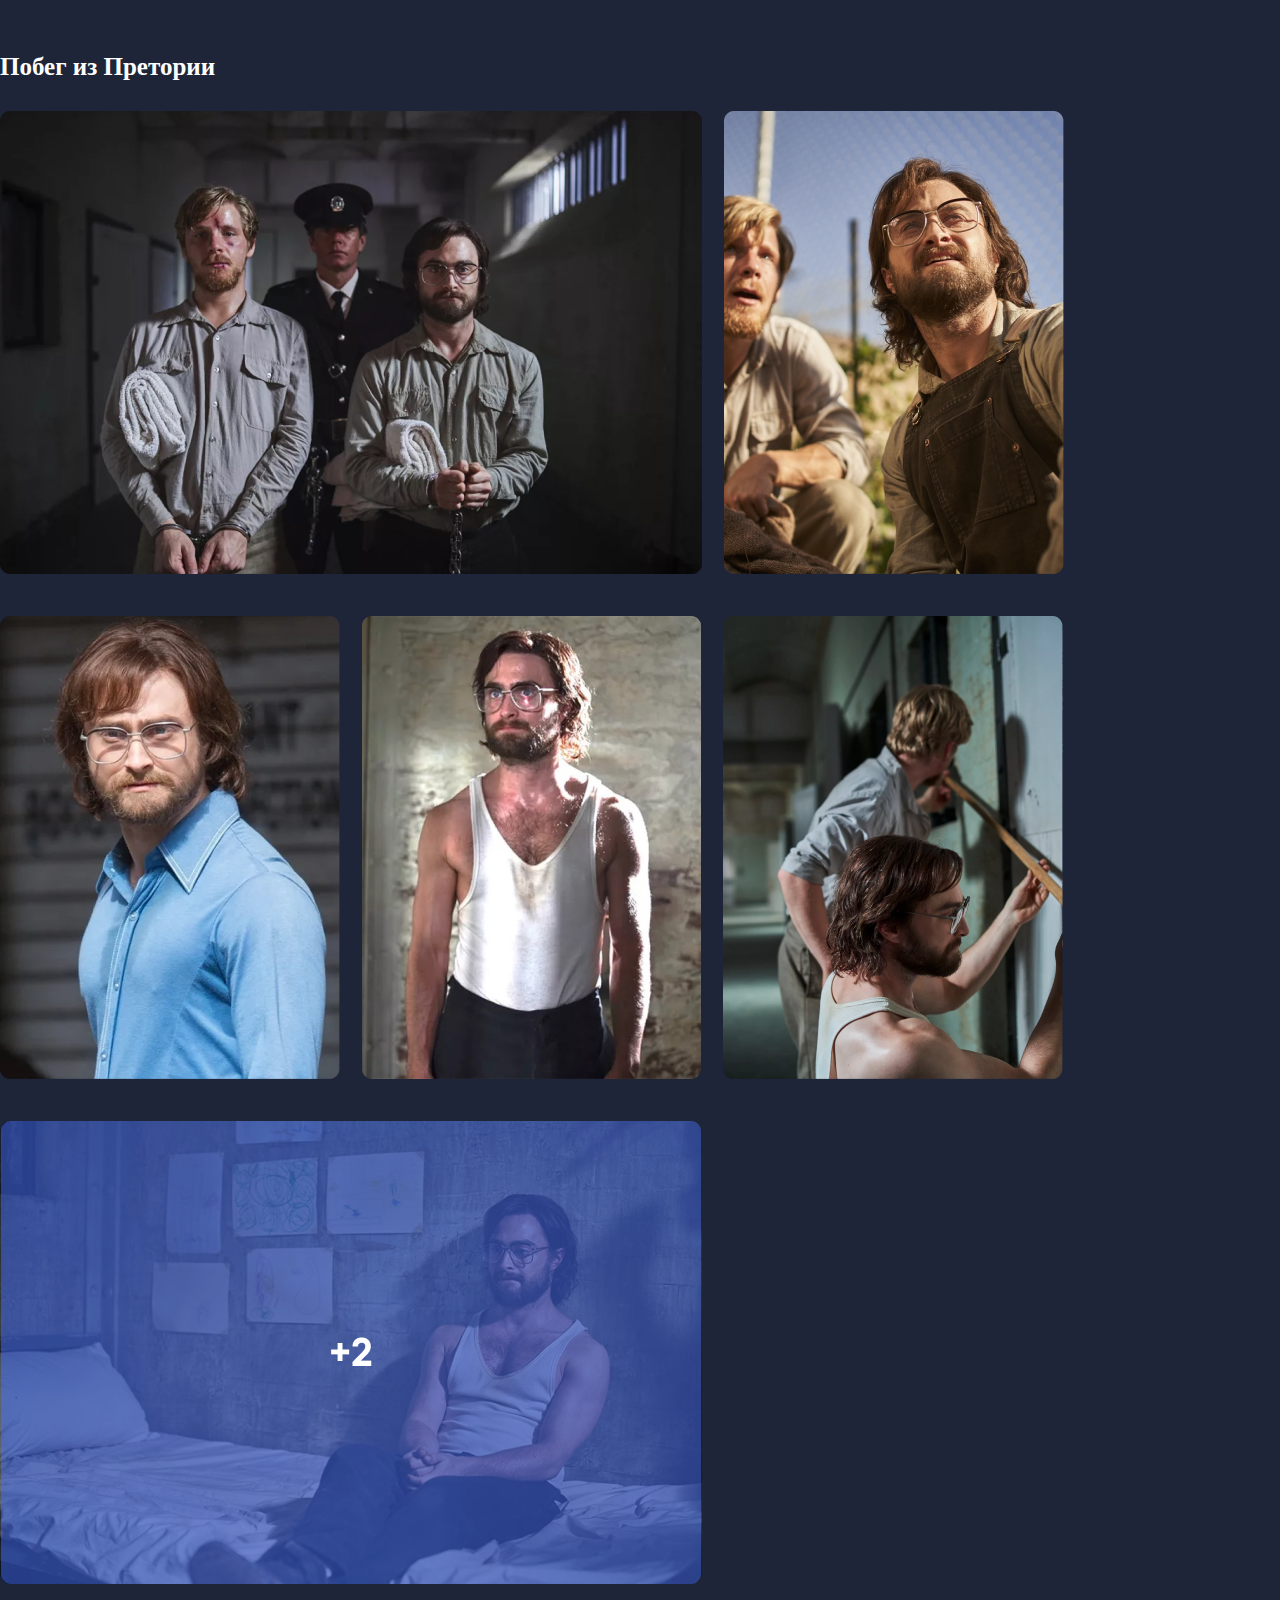
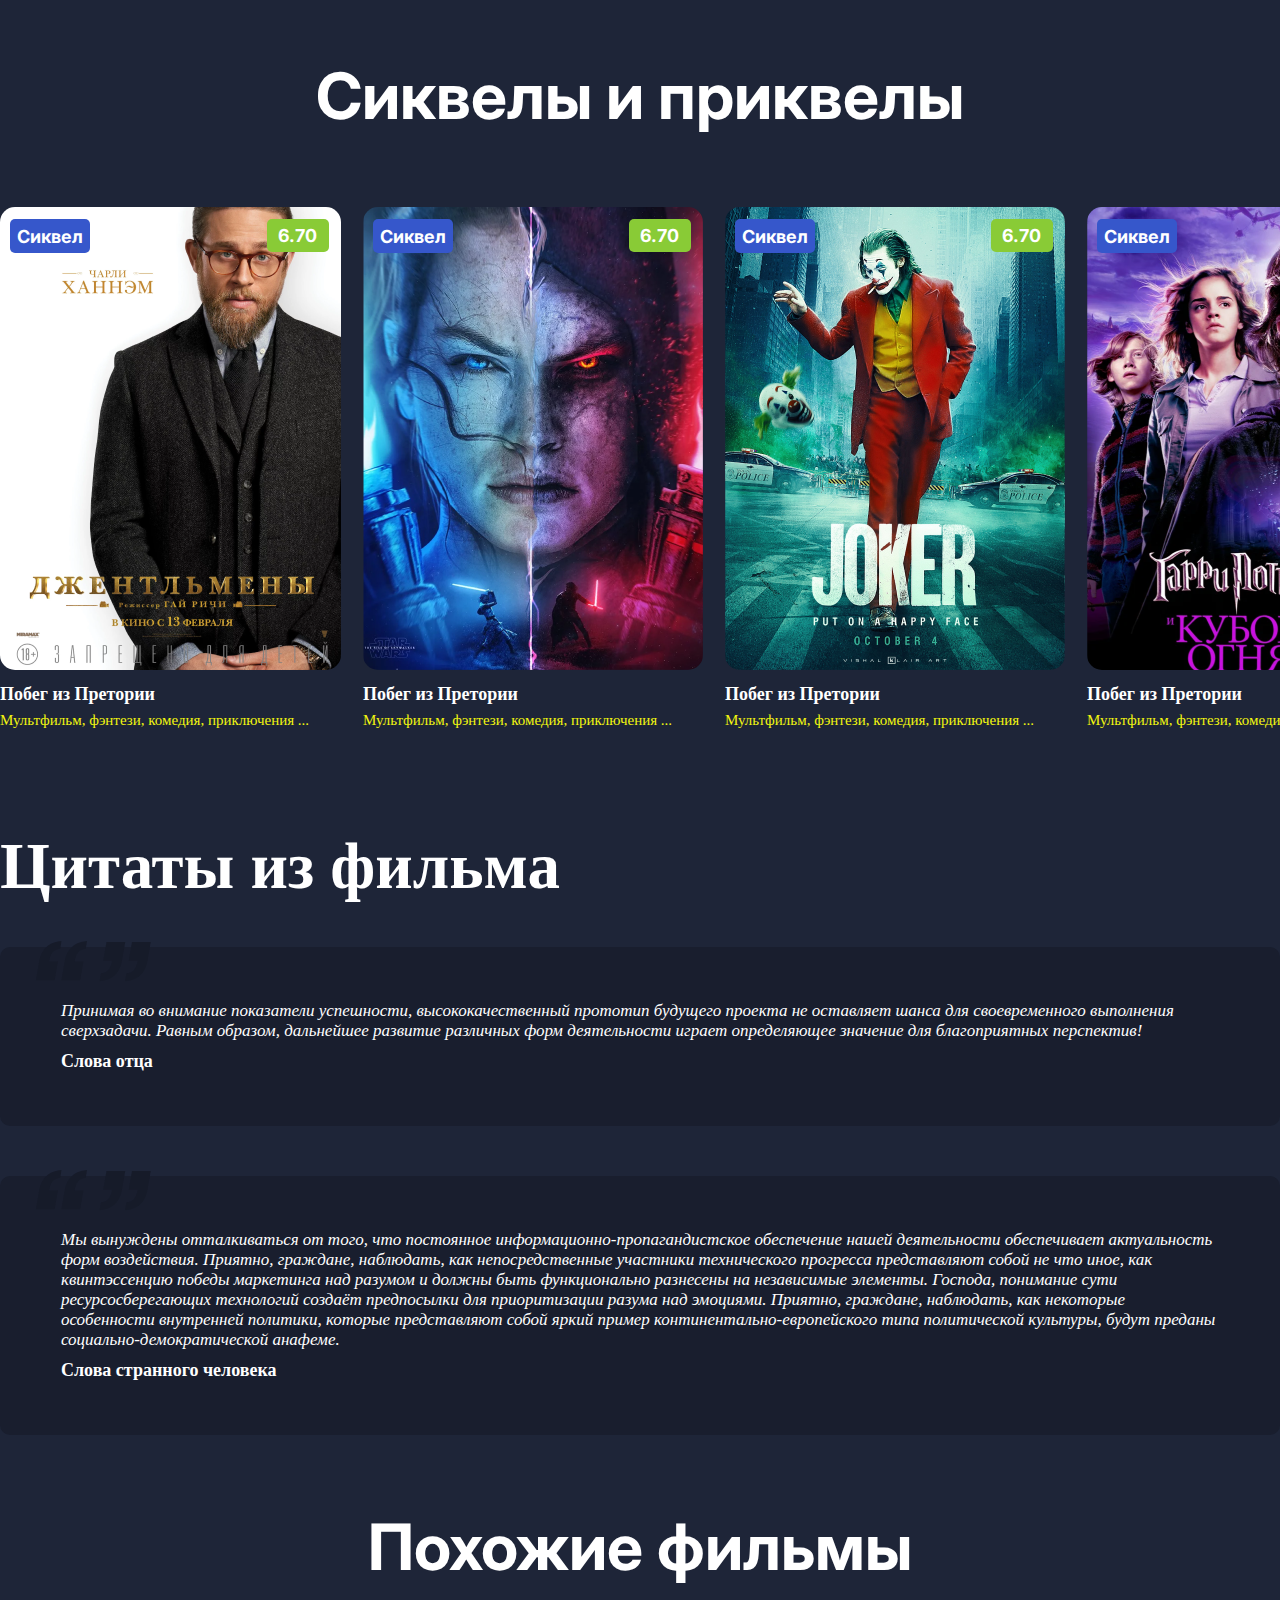
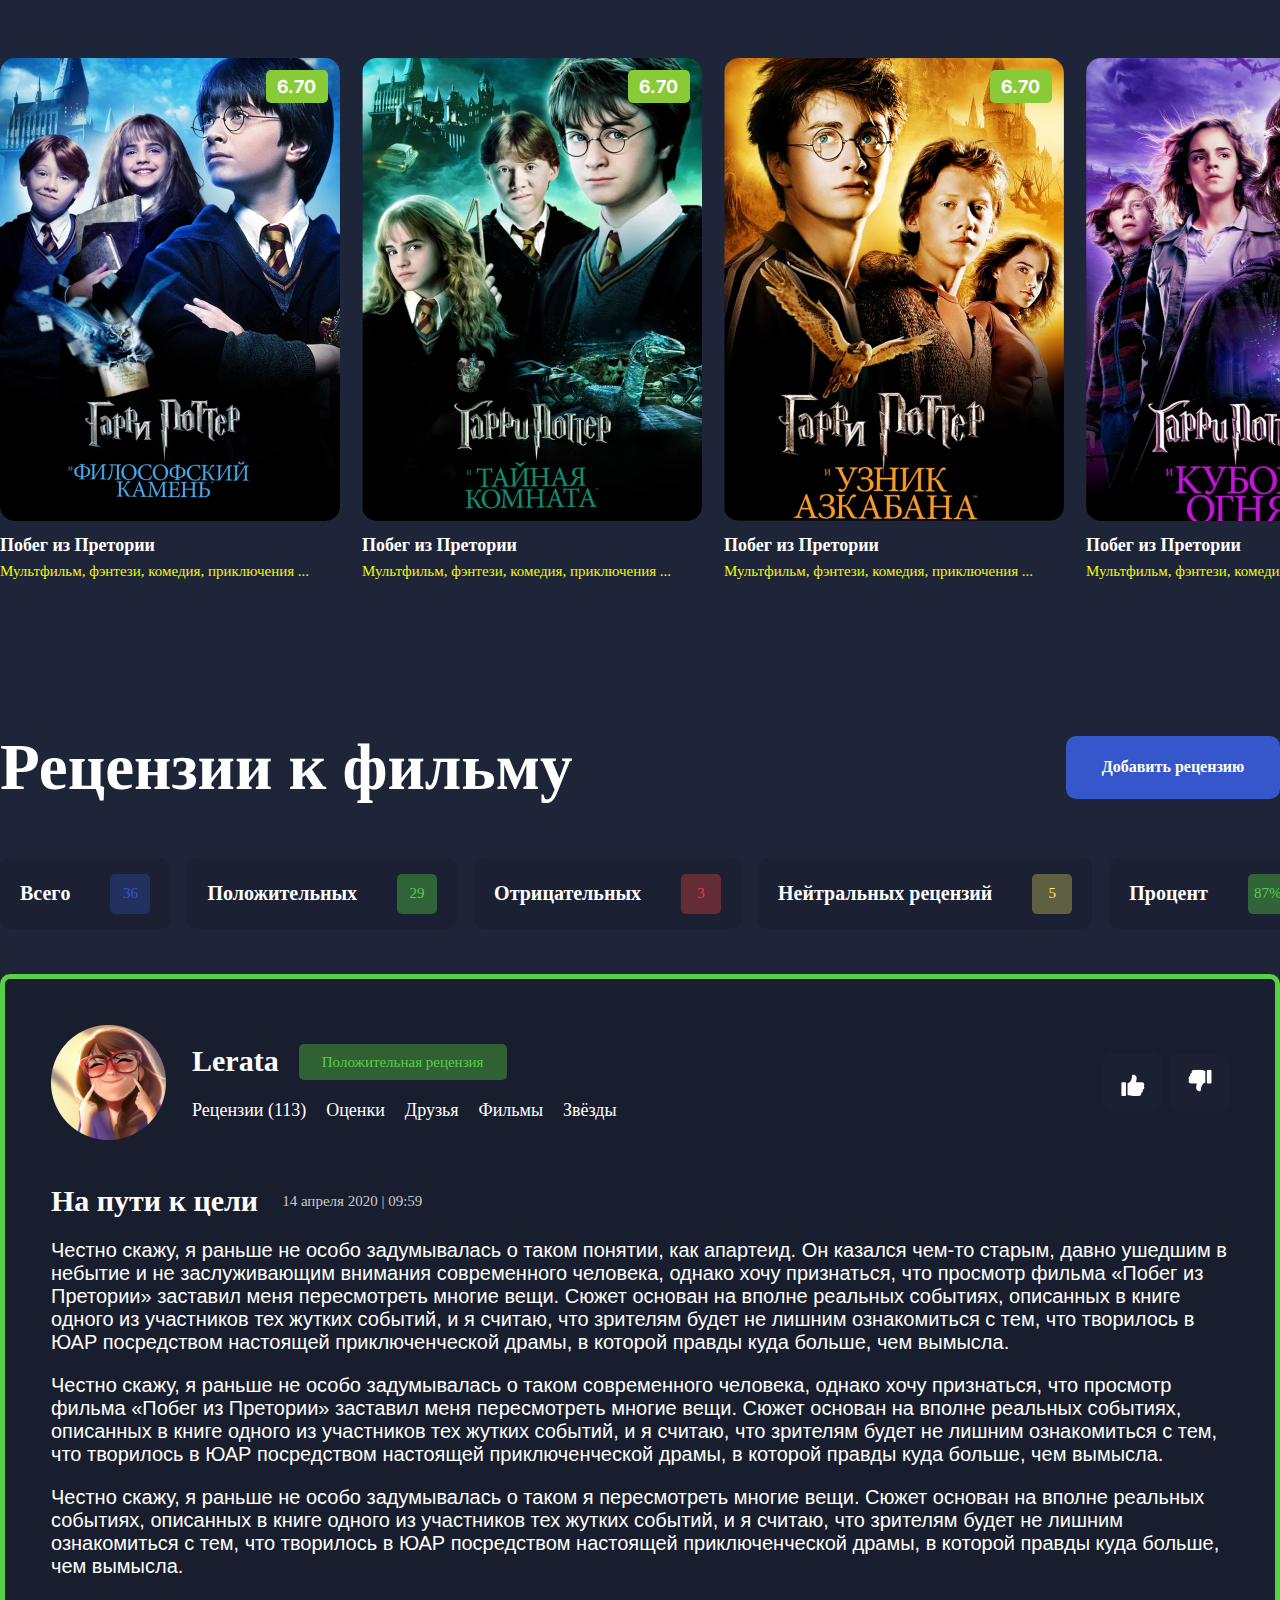
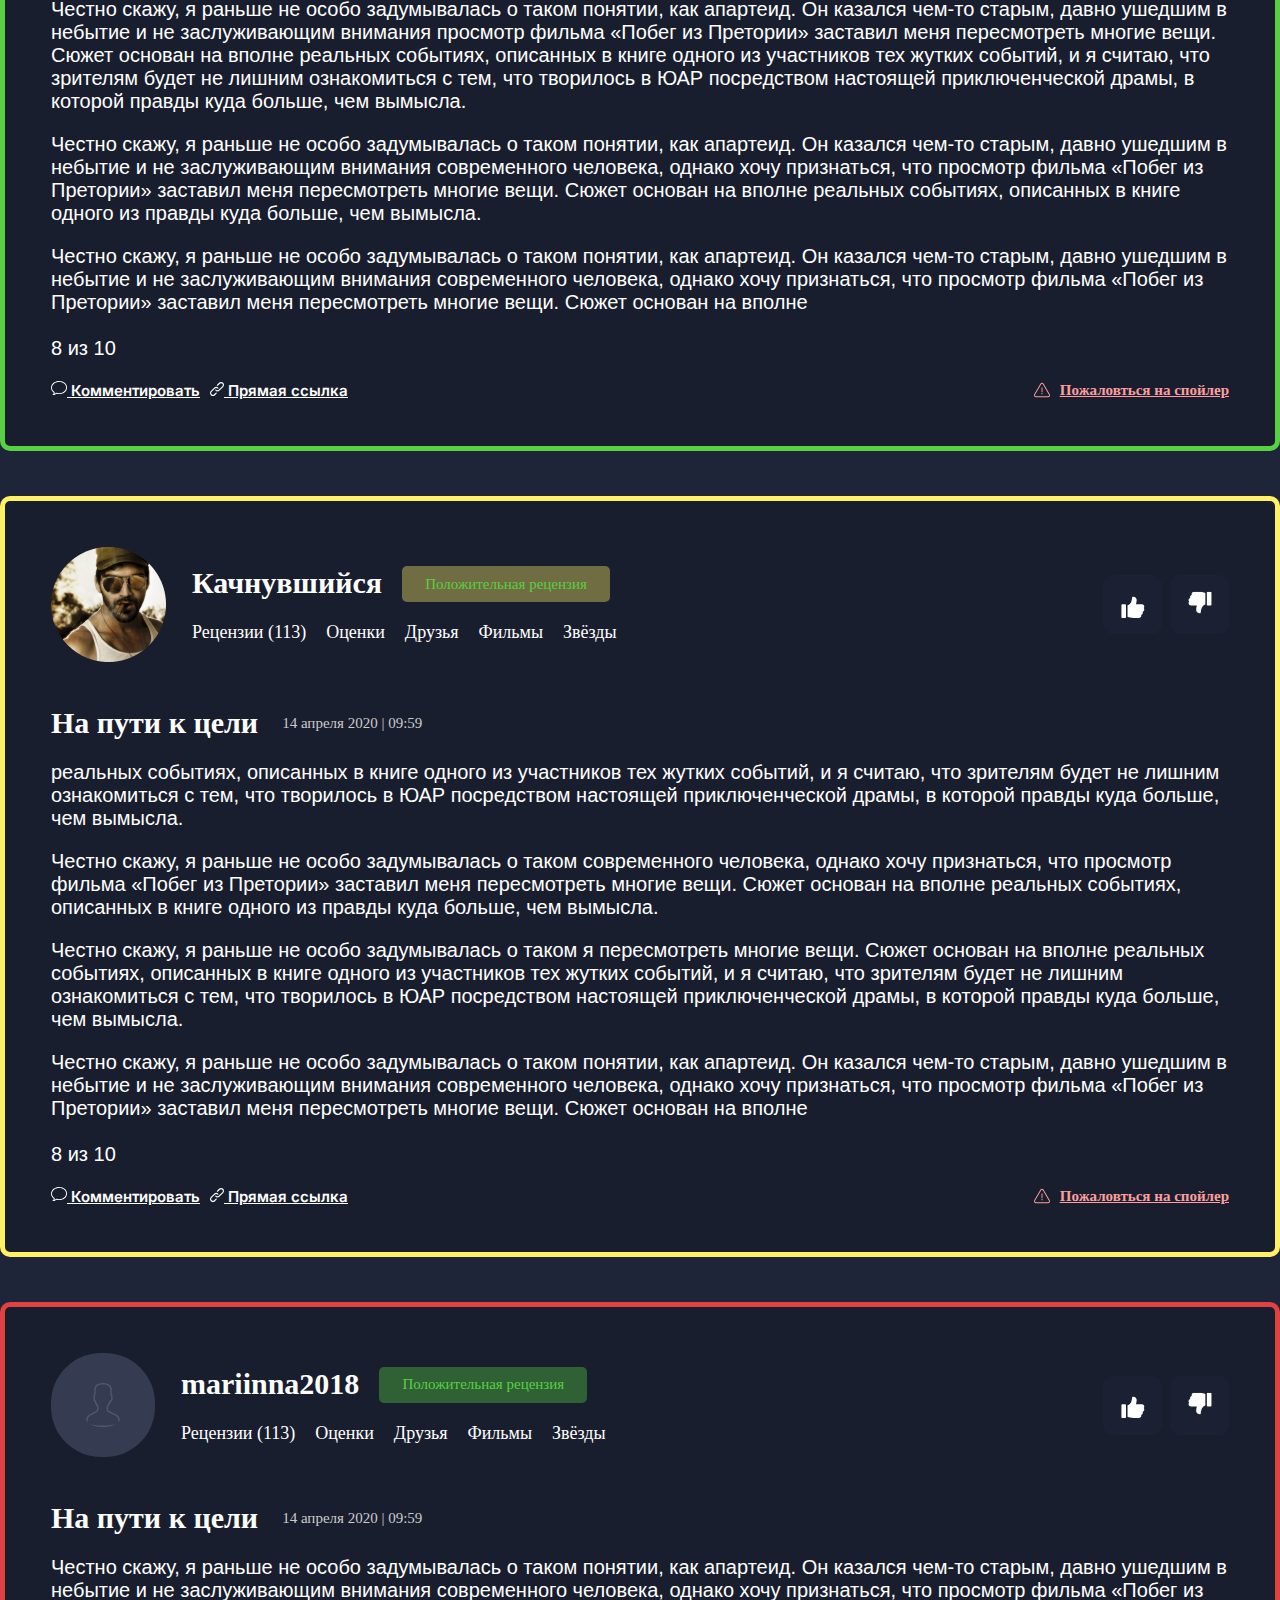
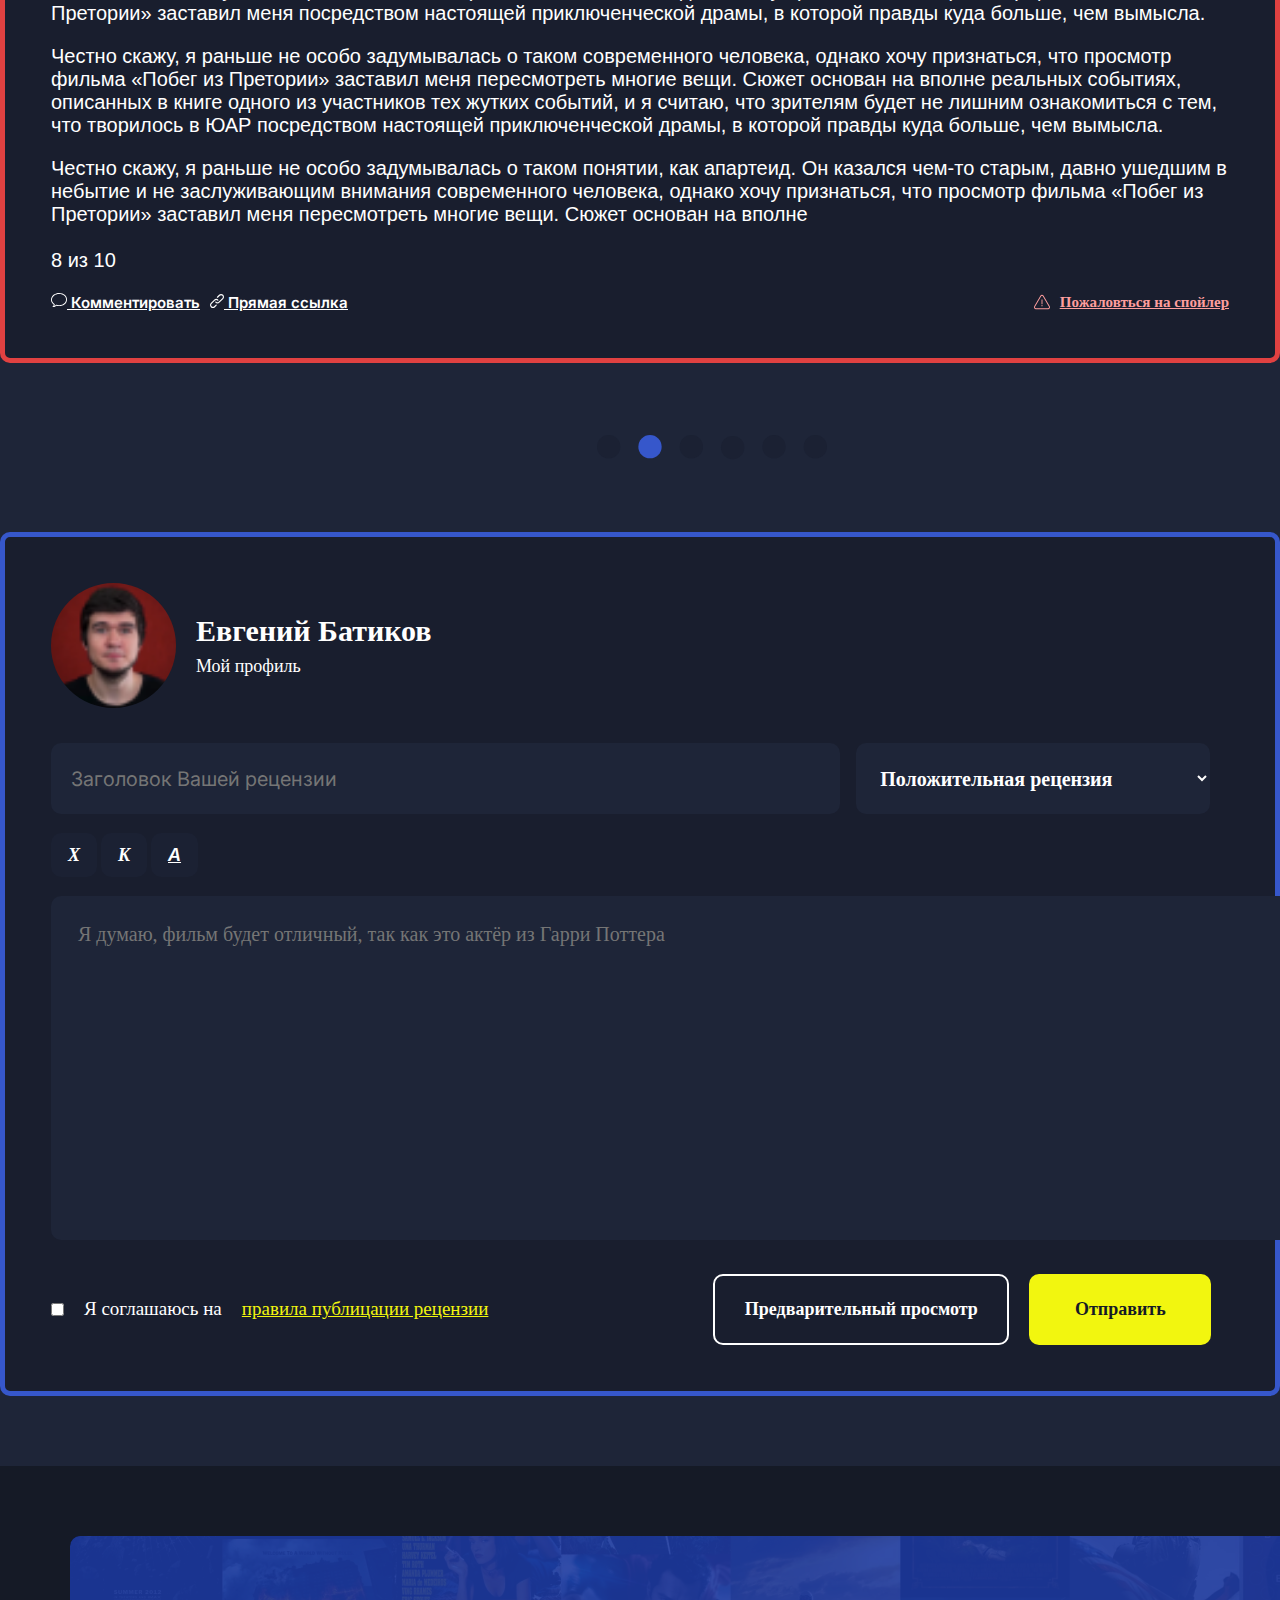
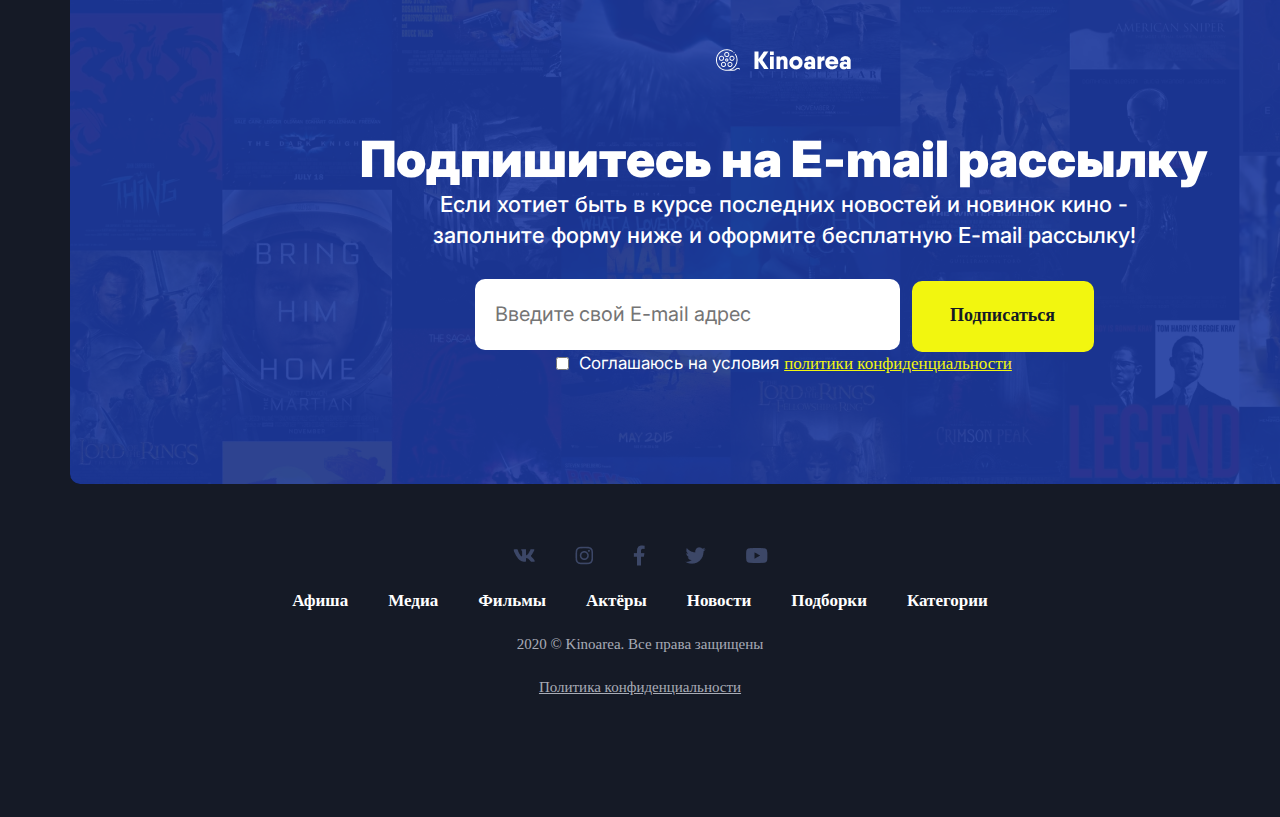
<file: index2.html>
<!DOCTYPE html>
<html lang="en">
    <head>
        <meta charset="UTF-8" />
        <meta http-equiv="X-UA-Compatible" content="IE=edge" />
        <meta name="viewport" content="width=device-width, initial-scale=1.0" />
        <link rel="stylesheet" href="style.css" />
        <title>Document</title>
        <style>
            @import url("https://fonts.googleapis.com/css2?family=Inter:wght@300&family=REM&family=Roboto:wght@500&display=swap");
        </style>
    </head>
    <body>
        <header>
            <div class="container">
                <div class="header_div">
                    <div class="logo_div">
                        <img class="logo" src="/img/Логотип.png" alt="" />
                        <img src="/img/   .png" alt="" />
                    </div>
                    <div class="navbars">
                        <a href="#">Афиша</a>
                        <a href="#">Медиа</a>
                        <a href="#">Фильмы</a>
                        <a href="#">Актёры</a>
                        <a href="#">Новости</a>
                        <a href="#">Подборки</a>
                        <a href="#">Категории</a>
                    </div>
                    <div class="buttons_header">
                        <button class="search_icon">
                            <img src="/img/Vector.png" alt="" />
                        </button>
                        <div class="user_menu">
                            <span class="name_user"> Евгений </span>
                            <img src="/img/image 8.png  " alt="" />
                        </div>
                    </div>
                </div>
            </div>
        </header>
        <main>
            <div class="container">
                <div class="main_card">
                    <img src="img/image 1 (4).png" alt="" />
                    <div class="right_part">
                        <p class="link_f">
                            <span> Главная > Фильмы > </span> Побег из Претории
                        </p>
                        <h1>Побег из Претории</h1>
                        <h3>Escape from Pretoria</h3>
                        <img src="img/Рейтинг.png" alt="" />
                        <p class="about_film">
                            Двое борцов за свободу отбывают срок в одной из
                            самых строгих тюрем мира — в «Претории». Вместе с
                            другими узниками они планируют дерзкий и опасный
                            побег. Но придумать план — это только первый шаг.
                            Шаг второй — реализация плана.
                        </p>
                        <div class="but_img">
                            <button class="watch_tre">
                                <svg
                                    xmlns="http://www.w3.org/2000/svg"
                                    width="20"
                                    height="20"
                                    viewBox="0 0 20 20"
                                    fill="none"
                                >
                                    <g clip-path="url(#clip0_1_1063)">
                                        <path
                                            d="M17.3385 7.69217L5.52597 0.410714C4.67135 -0.115419 3.63811 -0.137294 2.76198 0.352199C1.88584 0.841614 1.36279 1.73306 1.36279 2.73662V17.2332C1.36279 18.7506 2.58545 19.9918 4.08819 20C4.09229 20 4.09639 20 4.10042 20C4.57003 20 5.0594 19.8528 5.51647 19.5739C5.88417 19.3495 6.00038 18.8696 5.77604 18.502C5.55171 18.1342 5.07171 18.0181 4.70413 18.2424C4.49034 18.3728 4.28155 18.4402 4.09659 18.4402C3.52959 18.4371 2.92252 17.9514 2.92252 17.2332V2.73666C2.92252 2.30615 3.1469 1.92384 3.52268 1.71388C3.8985 1.50392 4.34167 1.51329 4.7078 1.73872L16.5204 9.02018C16.8754 9.23878 17.0786 9.60327 17.0777 10.0202C17.0768 10.4371 16.8722 10.8008 16.5152 11.0187L7.97468 16.2479C7.60734 16.4728 7.49187 16.9529 7.71679 17.3202C7.94167 17.6876 8.42179 17.8031 8.78913 17.5781L17.3286 12.3495C18.1463 11.8507 18.6356 10.9812 18.6375 10.0233C18.6395 9.06561 18.1537 8.19405 17.3385 7.69217Z"
                                            fill="white"
                                        />
                                    </g>
                                    <defs>
                                        <clipPath id="clip0_1_1063">
                                            <rect
                                                width="20"
                                                height="20"
                                                fill="white"
                                            />
                                        </clipPath>
                                    </defs>
                                </svg>
                                Смотреть трейлер
                            </button>
                            <img src="img/    .png" alt="" />
                        </div>
                    </div>
                </div>
                <div class="feedbacks">
                    <span>
                        <svg
                            xmlns="http://www.w3.org/2000/svg"
                            width="27"
                            height="26"
                            viewBox="0 0 27 26"
                            fill="none"
                        >
                            <g clip-path="url(#clip0_1_1045)">
                                <path
                                    d="M6.239 12.2622H3.18609C2.76461 12.2622 2.42285 12.6039 2.42285 13.0254V25.2369C2.42285 25.6584 2.76456 26.0001 3.18609 26.0001H6.23895C6.66044 26.0001 7.00219 25.6584 7.00219 25.2369V13.0254C7.00219 12.6039 6.66054 12.2622 6.239 12.2622Z"
                                    fill="white"
                                />
                                <path
                                    d="M25.3039 14.2852C25.1693 13.1012 24.0633 12.2621 22.8718 12.2621H16.9215C17.4272 11.3566 17.6986 8.79556 17.6865 7.74937C17.6666 6.01763 16.2325 4.62988 14.5007 4.62988H13.8709C13.4491 4.62988 13.1077 4.97123 13.1077 5.39312C13.1077 7.15802 12.4204 10.3436 11.1244 11.6398C10.252 12.5121 9.50621 12.8282 8.52832 13.317V24.769C10.0255 25.2681 11.9264 26.0001 14.8239 26.0001H19.8165C21.4615 26.0001 22.7427 24.4765 22.1053 22.8667C23.0765 22.6021 23.7927 21.7114 23.7927 20.6575C23.7927 20.3601 23.7353 20.0754 23.6317 19.8138C25.2683 19.3679 25.8707 17.3471 24.7348 16.0782C25.1521 15.612 25.3823 14.9743 25.3039 14.2852Z"
                                    fill="white"
                                />
                            </g>
                            <defs>
                                <clipPath id="clip0_1_1045">
                                    <rect
                                        width="26"
                                        height="26"
                                        fill="white"
                                        transform="translate(0.871094)"
                                    />
                                </clipPath>
                            </defs>
                        </svg>
                    </span>
                    <span>
                        <svg
                            xmlns="http://www.w3.org/2000/svg"
                            width="26"
                            height="27"
                            viewBox="0 0 26 27"
                            fill="none"
                        >
                            <g clip-path="url(#clip0_1_1036)">
                                <path
                                    d="M20.6321 14.6089L23.685 14.6089C24.1065 14.6089 24.4482 14.2672 24.4482 13.8456L24.4482 1.6342C24.4482 1.21272 24.1065 0.87096 23.685 0.87096L20.6321 0.87096C20.2107 0.87096 19.8689 1.21267 19.8689 1.6342L19.8689 13.8457C19.8689 14.2672 20.2106 14.6089 20.6321 14.6089Z"
                                    fill="white"
                                />
                                <path
                                    d="M1.56717 12.5859C1.70179 13.7698 2.80775 14.609 3.99933 14.609L9.94961 14.609C9.44394 15.5145 9.17251 18.0755 9.18454 19.1217C9.2045 20.8535 10.6386 22.2412 12.3704 22.2412L13.0002 22.2412C13.422 22.2412 13.7634 21.8999 13.7634 21.478C13.7634 19.7131 14.4507 16.5275 15.7467 15.2313C16.6191 14.359 17.3649 14.0428 18.3428 13.5541L18.3428 2.10206C16.8456 1.60304 14.9447 0.871029 12.0472 0.871028L7.05463 0.871028C5.40958 0.871028 4.12837 2.39461 4.76582 4.00438C3.79463 4.26895 3.07842 5.15965 3.07842 6.21356C3.07842 6.51098 3.1358 6.79566 3.23939 7.05729C1.60277 7.5032 1.00035 9.52403 2.13627 10.7929C1.71896 11.2591 1.48881 11.8968 1.56717 12.5859Z"
                                    fill="white"
                                />
                            </g>
                            <defs>
                                <clipPath id="clip0_1_1036">
                                    <rect
                                        width="26"
                                        height="26"
                                        fill="white"
                                        transform="translate(26 26.8711) rotate(-180)"
                                    />
                                </clipPath>
                            </defs>
                        </svg>
                    </span>
                    <div class="reyting">
                        <span> Рейтинг ожиданий 95% </span>
                    </div>
                    <span>
                        <svg
                            xmlns="http://www.w3.org/2000/svg"
                            width="25"
                            height="25"
                            viewBox="0 0 25 25"
                            fill="none"
                        >
                            <g clip-path="url(#clip0_104_19)">
                                <path
                                    d="M22.1816 3.44672C20.9365 2.09629 19.2281 1.35254 17.3706 1.35254C15.9822 1.35254 14.7107 1.79149 13.5913 2.65709C13.0265 3.09402 12.5147 3.62857 12.0634 4.2525C11.6124 3.62876 11.1004 3.09402 10.5353 2.65709C9.41614 1.79149 8.14462 1.35254 6.75621 1.35254C4.89876 1.35254 3.19012 2.09629 1.94503 3.44672C0.7148 4.78136 0.0371094 6.60469 0.0371094 8.58105C0.0371094 10.6152 0.795176 12.4773 2.4227 14.4412C3.87864 16.1979 5.97117 17.9812 8.39438 20.0462C9.22181 20.7514 10.1597 21.5508 11.1336 22.4022C11.3909 22.6276 11.721 22.7516 12.0634 22.7516C12.4057 22.7516 12.736 22.6276 12.9929 22.4026C13.9667 21.5509 14.9052 20.7512 15.733 20.0456C18.1558 17.981 20.2484 16.1979 21.7043 14.441C23.3318 12.4773 24.0897 10.6152 24.0897 8.58087C24.0897 6.60469 23.412 4.78136 22.1816 3.44672Z"
                                    fill="white"
                                />
                            </g>
                            <defs>
                                <clipPath id="clip0_104_19">
                                    <rect
                                        width="24.0526"
                                        height="24.0526"
                                        fill="white"
                                        transform="translate(0.0371094 0.0371094)"
                                    />
                                </clipPath>
                            </defs>
                        </svg>
                    </span>
                    <p class="saved">В избранном у 37933 человек</p>
                </div>
                <div class="lists">
                    <div class="list">
                        <div class="property">
                            <span> Год: </span>
                            <span> Страна:</span>
                            <span> Слоган:</span>
                            <span> Страна:</span>
                            <span> Год: </span>
                            <span> Страна:</span>
                            <span> Слоган:</span>
                            <span> Год: </span>
                        </div>
                        <div class="value">
                            <span> 2020 </span>
                            <span> Великобритания, Австралия</span>
                            <span> Фрэнсис Аннан</span>
                            <span>
                                Фрэнсис Аннан, Л.Х. Адамс, Кэрол Гриффитс,
                                ...</span
                            >
                            <span> 2020 </span>
                            <span> Великобритания, Австралия</span>
                            <span> Фрэнсис Аннан</span>
                            <span>
                                Фрэнсис Аннан, Л.Х. Адамс, Кэрол Гриффитс,
                                ...</span
                            >
                        </div>
                    </div>
                    <div class="list">
                        <div class="property">
                            <span> Год: </span>
                            <span> Страна:</span>
                            <span> Слоган:</span>
                            <span> Страна:</span>
                            <span> Год: </span>
                            <span> Страна:</span>
                            <span> Слоган:</span>
                            <span> Год: </span>
                        </div>
                        <div class="value">
                            <span> 2020 </span>
                            <span> Великобритания, Австралия</span>
                            <span> Фрэнсис Аннан</span>
                            <span>
                                Фрэнсис Аннан, Л.Х. Адамс, Кэрол Гриффитс,
                                ...</span
                            >
                            <span> 2020 </span>
                            <span> Великобритания, Австралия</span>
                            <span> Фрэнсис Аннан</span>
                            <span>
                                Фрэнсис Аннан, Л.Х. Адамс, Кэрол Гриффитс,
                                ...</span
                            >
                        </div>
                    </div>
                </div>

                <div class="annan">
                    <div>
                        <div>
                            <img src="/img/image 6.png" alt="" />
                            <div>
                                <span class="name_rej">Фрэнсис Аннан</span>
                                <span class="name_rej_e">Francis Annan</span>
                                <span class="who">Режисёр</span>
                            </div>
                        </div>
                        <div>
                            <img src="/img/image 6.png" alt="" />
                            <div>
                                <span class="name_rej">Фрэнсис Аннан</span>
                                <span class="name_rej_e">Francis Annan</span>
                                <span class="who">Режисёр</span>
                            </div>
                        </div>
                        <div class="like_list">
                            <h3>Производство:</h3>
                            <div>
                                <span> 1. Arclight Films </span>
                                <span> 2. Arclight Films </span>
                                <span> 3. Arclight Films </span>
                            </div>
                        </div>
                        <div class="like_list">
                            <h3>Производство:</h3>
                            <div>
                                <span> 1. Arclight Films </span>
                                <span> 2. Arclight Films </span>
                                <span> 3. Arclight Films </span>
                            </div>
                        </div>
                    </div>
                    <div class="like_list div_div-div">
                        <h3>Производство:</h3>
                        <div class="div_div">
                            <span> 1. Arclight Films </span>
                        </div>
                    </div>
                </div>
                <div class="heros">
                    <div class="title_1">
                        <h1>В главных ролях:</h1>
                        <p>Все актёры &nbsp; ></p>
                    </div>
                    <div class="heros_cards">
                        <div class="card_heros">
                            <img src="/img/Rectangle 13.png" alt="" />
                            <span class="name_rej">Дэниэл Рэдклифф</span>
                            <span class="name_rej_e">Daniel Radcliffe</span>
                            <span class="who">Тим Дженкин</span>
                        </div>
                        <div class="card_heros">
                            <img src="/img/Rectangle 13 (1).png" alt="" />
                            <span class="name_rej">Даниэль Уэббер</span>
                            <span class="name_rej_e">Daniel Radcliffe</span>
                            <span class="who">Тим Дженкин</span>
                        </div>
                        <div class="card_heros">
                            <img src="/img/Rectangle 13 (2).png" alt="" />
                            <span class="name_rej">Иэн Харт</span>
                            <span class="name_rej_e">Daniel Radcliffe</span>
                            <span class="who">Тим Дженкин</span>
                        </div>
                        <div class="card_heros">
                            <img src="/img/Rectangle 13 (3).png" alt="" />
                            <span class="name_rej">Марк Леонард Винтер</span>
                            <span class="name_rej_e">Daniel Radcliffe</span>
                            <span class="who">Тим Дженкин</span>
                        </div>
                        <div class="card_heros">
                            <img src="/img/Rectangle 13 (4).png" alt="" />
                            <span class="name_rej">Нэйтан Пейдж</span>
                            <span class="name_rej_e">Daniel Radcliffe</span>
                            <span class="who">Тим Дженкин</span>
                        </div>
                        <div class="card_heros">
                            <img src="/img/Rectangle 13 (5).png" alt="" />
                            <span class="name_rej">Ратидзо Мамбо</span>
                            <span class="name_rej_e">Daniel Radcliffe</span>
                            <span class="who">Тим Дженкин</span>
                        </div>
                        <div class="card_heros">
                            <img src="/img/Rectangle 13 (6).png" alt="" />
                            <span class="name_rej">Жанетт Кронин</span>
                            <span class="name_rej_e">Daniel Radcliffe</span>
                            <span class="who">Тим Дженкин</span>
                        </div>
                        <div class="card_heros">
                            <img src="/img/Rectangle 13 (7).png" alt="" />
                            <span class="name_rej">Адам Туоминен</span>
                            <span class="name_rej_e">Daniel Radcliffe</span>
                            <span class="who">Тим Дженкин</span>
                        </div>
                        <div class="card_heros">
                            <img src="/img/Rectangle 13 (8).png" alt="" />
                            <span class="name_rej">Адам Овадия </span>
                            <span class="name_rej_e">Daniel Radcliffe</span>
                            <span class="who">Тим Дженкин</span>
                        </div>
                        <div class="card_heros">
                            <img src="/img/Rectangle 13 (9).png" alt="" />
                            <span class="name_rej">Стивен Хантер</span>
                            <span class="name_rej_e">Daniel Radcliffe</span>
                            <span class="who">Тим Дженкин</span>
                        </div>
                    </div>
                </div>
                <div class="sections_movies">
                    <span>Премьеры </span>
                    <span>Трейлеры </span>
                    <span>Рецензии </span>
                    <span>Студии </span>
                    <span>Цитаты </span>
                    <span style="width: 210px">Сиквелы и приквелы </span>
                    <span>Постеры </span>
                    <span>Кадры </span>
                    <span>Награды </span>
                </div>
                <div class="treyler">
                    <div class="title_1 title_2">
                        <h1>Трейлеры фильма</h1>
                        <p>Все трейлеры &nbsp; ></p>
                    </div>
                    <div class="treyler_card">
                        <div class="video">
                            <img src="img/image 3 (1).png" alt="" />
                            <span class="play_button">
                                <svg
                                    xmlns="http://www.w3.org/2000/svg"
                                    width="60"
                                    height="69"
                                    viewBox="0 0 60 69"
                                    fill="none"
                                >
                                    <path
                                        d="M57.0261 31.0389C59.6858 32.5799 59.6858 36.4201 57.0261 37.9611L6.00524 67.5208C3.33857 69.0658 8.24505e-07 67.1416 7.87754e-07 64.0597L8.27623e-08 4.9403C4.60111e-08 1.85842 3.33857 -0.0657506 6.00523 1.47922L57.0261 31.0389Z"
                                        fill="white"
                                    />
                                </svg>
                            </span>
                        </div>
                        <div class="title_1 title_2 like_unlike">
                            <div>
                                <h1>Трейлеры фильма</h1>
                                <img
                                    style="margin-top: 7px"
                                    width="200"
                                    height="17px"
                                    src="img/    .png"
                                    alt=""
                                />
                            </div>

                            <div class="like_buttuns">
                                <span>
                                    <svg
                                        xmlns="http://www.w3.org/2000/svg"
                                        width="27"
                                        height="26"
                                        viewBox="0 0 27 26"
                                        fill="none"
                                    >
                                        <g clip-path="url(#clip0_1_1045)">
                                            <path
                                                d="M6.239 12.2622H3.18609C2.76461 12.2622 2.42285 12.6039 2.42285 13.0254V25.2369C2.42285 25.6584 2.76456 26.0001 3.18609 26.0001H6.23895C6.66044 26.0001 7.00219 25.6584 7.00219 25.2369V13.0254C7.00219 12.6039 6.66054 12.2622 6.239 12.2622Z"
                                                fill="white"
                                            />
                                            <path
                                                d="M25.3039 14.2852C25.1693 13.1012 24.0633 12.2621 22.8718 12.2621H16.9215C17.4272 11.3566 17.6986 8.79556 17.6865 7.74937C17.6666 6.01763 16.2325 4.62988 14.5007 4.62988H13.8709C13.4491 4.62988 13.1077 4.97123 13.1077 5.39312C13.1077 7.15802 12.4204 10.3436 11.1244 11.6398C10.252 12.5121 9.50621 12.8282 8.52832 13.317V24.769C10.0255 25.2681 11.9264 26.0001 14.8239 26.0001H19.8165C21.4615 26.0001 22.7427 24.4765 22.1053 22.8667C23.0765 22.6021 23.7927 21.7114 23.7927 20.6575C23.7927 20.3601 23.7353 20.0754 23.6317 19.8138C25.2683 19.3679 25.8707 17.3471 24.7348 16.0782C25.1521 15.612 25.3823 14.9743 25.3039 14.2852Z"
                                                fill="white"
                                            />
                                        </g>
                                        <defs>
                                            <clipPath id="clip0_1_1045">
                                                <rect
                                                    width="26"
                                                    height="26"
                                                    fill="white"
                                                    transform="translate(0.871094)"
                                                />
                                            </clipPath>
                                        </defs>
                                    </svg>
                                </span>
                                <span>
                                    <svg
                                        xmlns="http://www.w3.org/2000/svg"
                                        width="26"
                                        height="27"
                                        viewBox="0 0 26 27"
                                        fill="none"
                                    >
                                        <g clip-path="url(#clip0_1_1036)">
                                            <path
                                                d="M20.6321 14.6089L23.685 14.6089C24.1065 14.6089 24.4482 14.2672 24.4482 13.8456L24.4482 1.6342C24.4482 1.21272 24.1065 0.87096 23.685 0.87096L20.6321 0.87096C20.2107 0.87096 19.8689 1.21267 19.8689 1.6342L19.8689 13.8457C19.8689 14.2672 20.2106 14.6089 20.6321 14.6089Z"
                                                fill="white"
                                            />
                                            <path
                                                d="M1.56717 12.5859C1.70179 13.7698 2.80775 14.609 3.99933 14.609L9.94961 14.609C9.44394 15.5145 9.17251 18.0755 9.18454 19.1217C9.2045 20.8535 10.6386 22.2412 12.3704 22.2412L13.0002 22.2412C13.422 22.2412 13.7634 21.8999 13.7634 21.478C13.7634 19.7131 14.4507 16.5275 15.7467 15.2313C16.6191 14.359 17.3649 14.0428 18.3428 13.5541L18.3428 2.10206C16.8456 1.60304 14.9447 0.871029 12.0472 0.871028L7.05463 0.871028C5.40958 0.871028 4.12837 2.39461 4.76582 4.00438C3.79463 4.26895 3.07842 5.15965 3.07842 6.21356C3.07842 6.51098 3.1358 6.79566 3.23939 7.05729C1.60277 7.5032 1.00035 9.52403 2.13627 10.7929C1.71896 11.2591 1.48881 11.8968 1.56717 12.5859Z"
                                                fill="white"
                                            />
                                        </g>
                                        <defs>
                                            <clipPath id="clip0_1_1036">
                                                <rect
                                                    width="26"
                                                    height="26"
                                                    fill="white"
                                                    transform="translate(26 26.8711) rotate(-180)"
                                                />
                                            </clipPath>
                                        </defs>
                                    </svg>
                                </span>
                            </div>
                        </div>
                    </div>
                </div>
                <div class="title_1 title_2">
                    <h1>Награды</h1>
                    <p>Все трейлеры &nbsp; ></p>
                </div>
                <div class="rewards">
                    <div class="reward_card">
                        <img src="/img/awardOscar 1.png" alt="" />
                        <div>
                            <span class="name_reaward">Оскар</span>
                            <span class="for_what"> Лучшая мужская роль </span>
                            <span class="year"> 2020 </span>
                        </div>
                    </div>
                    <div class="reward_card">
                        <img src="/img/awardGoldenGlobe 1.png" alt="" />
                        <div>
                            <span class="name_reaward">Золотой глобус</span>
                            <span class="for_what"> Лучшая мужская роль </span>
                            <span class="year"> 2020 </span>
                        </div>
                    </div>
                    <div class="reward_card">
                        <img src="/img/2 43.png" alt="" />
                        <div>
                            <span class="name_reaward"
                                >Британская академия</span
                            >
                            <span class="for_what"> Лучшая мужская роль </span>
                            <span class="year"> 2020 </span>
                        </div>
                    </div>
                    <div class="reward_card">
                        <img src="/img/2 43.png" alt="" />
                        <div>
                            <span class="name_reaward"
                                >Премия Гильдии актеров</span
                            >
                            <span class="for_what"> Лучшая мужская роль </span>
                            <span class="year"> 2020 </span>
                        </div>
                    </div>
                </div>
                <div class="title_1 title_2 some_33">
                    <h1>Постеры к фильму</h1>
                    <p>Все трейлеры &nbsp; ></p>
                </div>
                <div class="scenes">
                    <div class="title_scenes">Побег из Претории</div>
                    <div class="scene_cards">
                        <div class="card_scene">
                            <img
                                src="/img/image 1.2023081420230814.png"
                                alt=""
                            />
                        </div>
                        <div class="card_scene">
                            <img src="/img/2.2023081420230814.png" alt="" />
                        </div>
                        <div class="card_scene">
                            <img
                                src="/img/image 2 (5).2023081420230814.png"
                                alt=""
                            />
                        </div>
                        <div class="card_scene">
                            <img src="/img/4.png" alt="" />
                        </div>
                    </div>
                </div>
                <div class="title_1 title_2 some_33">
                    <h1>Кадры из фильма</h1>
                    <p>Все трейлеры &nbsp; ></p>
                </div>
                <div class="div_kadrs">
                    <h2>Побег из Претории</h2>
                    <div class="kadrs">
                        <img src="img/Rectangle 2.png" alt="" />
                        <img src="img/Rectangle 3.png" alt="" />
                        <img src="img/Rectangle 3 (1).png" alt="" />
                        <img src="img/Rectangle 2 (1).png" alt="" />
                        <img src="img/Rectangle 3 (2).png" alt="" />
                        <img src="img/Фото (2).png" alt="" />
                    </div>
                </div>
                <div class="center_h1">
                    <h1>Сиквелы и приквелы</h1>
                </div>
                <div class="list_movie">
                    <div>
                        <img src="/img/image 2 (2).png" alt="" />
                        <p>Побег из Претории</p>
                        <span
                            >Мультфильм, фэнтези, комедия, приключения ...</span
                        >
                        <div class="rating_pos">6.70</div>
                        <div class="continu rating_pos">Сиквел</div>
                        <div class="blue_div"></div>
                    </div>

                    <div>
                        <img src="/img/image 2 (1).png" alt="" />

                        <p>Побег из Претории</p>
                        <span
                            >Мультфильм, фэнтези, комедия, приключения ...</span
                        >
                        <div class="rating_pos">6.70</div>
                        <div class="continu rating_pos">Сиквел</div>

                        <div class="blue"></div>
                        <div class="blue_div"></div>
                    </div>
                    <div>
                        <img src="/img/image 2.png" alt="" />

                        <p>Побег из Претории</p>
                        <span
                            >Мультфильм, фэнтези, комедия, приключения ...</span
                        >
                        <div class="rating_pos">6.70</div>
                        <div class="continu rating_pos">Сиквел</div>

                        <div class="blue_div"></div>
                    </div>
                    <div>
                        <img src="/img/image 1.png" alt="" />
                        <p>Побег из Претории</p>
                        <span
                            >Мультфильм, фэнтези, комедия, приключения ...</span
                        >
                        <div class="continu rating_pos">Сиквел</div>

                        <div class="rating_pos">6.70</div>
                        <div class="blue_div"></div>
                    </div>
                </div>
                <div class="left_h1">
                    <h1 style="margin-bottom: 43px">Цитаты из фильма</h1>
                </div>
                <div class="notes">
                    <p>
                        Принимая во внимание показатели успешности,
                        высококачественный прототип будущего проекта не
                        оставляет шанса для своевременного выполнения
                        сверхзадачи. Равным образом, дальнейшее развитие
                        различных форм деятельности играет определяющее значение
                        для благоприятных перспектив!
                    </p>
                    <span>Слова отца </span>
                    <img src="img/“”.png" alt="" />
                </div>
                <div class="notes">
                    <p>
                        Мы вынуждены отталкиваться от того, что постоянное
                        информационно-пропагандистское обеспечение нашей
                        деятельности обеспечивает актуальность форм воздействия.
                        Приятно, граждане, наблюдать, как непосредственные
                        участники технического прогресса представляют собой не
                        что иное, как квинтэссенцию победы маркетинга над
                        разумом и должны быть функционально разнесены на
                        независимые элементы. Господа, понимание сути
                        ресурсосберегающих технологий создаёт предпосылки для
                        приоритизации разума над эмоциями. Приятно, граждане,
                        наблюдать, как некоторые особенности внутренней
                        политики, которые представляют собой яркий пример
                        континентально-европейского типа политической культуры,
                        будут преданы социально-демократической анафеме.
                    </p>
                    <span>Слова странного человека</span>
                    <img src="img/“”.png" alt="" />
                </div>
                <div class="center_h1">
                    <h1>Похожие фильмы</h1>
                </div>
                <div class="list_movie">
                    <div>
                        <img src="/img/image 2 (5).png" alt="" />
                        <p>Побег из Претории</p>
                        <span
                            >Мультфильм, фэнтези, комедия, приключения ...</span
                        >
                        <div class="rating_pos">6.70</div>
                        <div class="blue_div"></div>
                    </div>

                    <div>
                        <img src="/img/image 2 (7).png" alt="" />

                        <p>Побег из Претории</p>
                        <span
                            >Мультфильм, фэнтези, комедия, приключения ...</span
                        >
                        <div class="rating_pos">6.70</div>

                        <div class="blue"></div>
                        <div class="blue_div"></div>
                    </div>
                    <div>
                        <img src="/img/image 2 (8).png" alt="" />

                        <p>Побег из Претории</p>
                        <span
                            >Мультфильм, фэнтези, комедия, приключения ...</span
                        >
                        <div class="rating_pos">6.70</div>

                        <div class="blue_div"></div>
                    </div>
                    <div>
                        <img src="/img/image 1.png" alt="" />
                        <p>Побег из Претории</p>
                        <span
                            >Мультфильм, фэнтези, комедия, приключения ...</span
                        >

                        <div class="rating_pos">6.70</div>
                        <div class="blue_div"></div>
                    </div>
                </div>
                <div class="title_1 title_2 some_33 with_button">
                    <h1>Рецензии к фильму</h1>
                    <button class="adding_s">Добавить рецензию</button>
                </div>
                <div class="numbers">
                    <div>
                        Всегo
                        <span class="span1">36</span>
                    </div>
                    <div>
                        Положительных
                        <span class="span2">29</span>
                    </div>
                    <div>
                        Отрицательных
                        <span class="span3">3</span>
                    </div>
                    <div>
                        Нейтральных рецензий
                        <span class="span4">5</span>
                    </div>
                    <div>
                        Процент
                        <span class="span5">87%</span>
                    </div>
                </div>
                <div class="comment">
                    <div class="user_top">
                        <div class="user1_div">
                            <img src="/img/Ellipse 2.png" alt="" />
                            <div>
                                <div class="h1_ya">
                                    <h1>Lerata</h1>
                                    <span class="yashil_long">
                                        Положительная рецензия
                                    </span>
                                </div>
                                <div class="bottom_sections">
                                    <span>Рецензии (113)</span>
                                    <span>Оценки</span>
                                    <span>Друзья </span>
                                    <span>Фильмы</span>
                                    <span>Звёзды</span>
                                </div>
                            </div>
                        </div>
                        <div class="like_it">
                            <span>
                                <svg
                                    xmlns="http://www.w3.org/2000/svg"
                                    width="27"
                                    height="26"
                                    viewBox="0 0 27 26"
                                    fill="none"
                                >
                                    <g clip-path="url(#clip0_1_934)">
                                        <path
                                            d="M6.239 12.262H3.18609C2.76461 12.262 2.42285 12.6037 2.42285 13.0252V25.2366C2.42285 25.6581 2.76456 25.9999 3.18609 25.9999H6.23895C6.66044 25.9999 7.00219 25.6582 7.00219 25.2366V13.0252C7.00219 12.6037 6.66054 12.262 6.239 12.262Z"
                                            fill="white"
                                        />
                                        <path
                                            d="M25.3044 14.2852C25.1698 13.1012 24.0638 12.2621 22.8723 12.2621H16.922C17.4276 11.3566 17.6991 8.79556 17.687 7.74937C17.6671 6.01763 16.233 4.62988 14.5012 4.62988H13.8714C13.4496 4.62988 13.1082 4.97123 13.1082 5.39312C13.1082 7.15802 12.4209 10.3436 11.1248 11.6398C10.2525 12.5121 9.5067 12.8282 8.52881 13.317V24.769C10.026 25.2681 11.9269 26.0001 14.8244 26.0001H19.817C21.462 26.0001 22.7432 24.4765 22.1058 22.8667C23.077 22.6021 23.7932 21.7114 23.7932 20.6575C23.7932 20.3601 23.7358 20.0754 23.6322 19.8138C25.2688 19.3679 25.8712 17.3471 24.7353 16.0782C25.1526 15.612 25.3828 14.9743 25.3044 14.2852Z"
                                            fill="white"
                                        />
                                    </g>
                                    <defs>
                                        <clipPath id="clip0_1_934">
                                            <rect
                                                width="26"
                                                height="26"
                                                fill="white"
                                                transform="translate(0.871094)"
                                            />
                                        </clipPath>
                                    </defs>
                                </svg>
                            </span>

                            <span>
                                <svg
                                    xmlns="http://www.w3.org/2000/svg"
                                    width="26"
                                    height="27"
                                    viewBox="0 0 26 27"
                                    fill="none"
                                >
                                    <g clip-path="url(#clip0_1_925)">
                                        <path
                                            d="M20.6321 14.6091L23.685 14.6091C24.1065 14.6091 24.4482 14.2674 24.4482 13.8459L24.4482 1.63445C24.4482 1.21296 24.1065 0.871204 23.685 0.871204L20.6321 0.871204C20.2107 0.871204 19.8689 1.21291 19.8689 1.63444L19.8689 13.8459C19.8689 14.2674 20.2106 14.6091 20.6321 14.6091Z"
                                            fill="white"
                                        />
                                        <path
                                            d="M1.56668 12.5859C1.7013 13.7698 2.80726 14.609 3.99884 14.609L9.94913 14.609C9.44345 15.5145 9.17202 18.0755 9.18406 19.1217C9.20401 20.8535 10.6381 22.2412 12.3699 22.2412L12.9997 22.2412C13.4215 22.2412 13.7629 21.8999 13.7629 21.478C13.7629 19.7131 14.4502 16.5275 15.7463 15.2313C16.6186 14.359 17.3644 14.0428 18.3423 13.5541L18.3423 2.10206C16.8451 1.60304 14.9442 0.871029 12.0467 0.871028L7.05414 0.871028C5.40909 0.871028 4.12788 2.39461 4.76533 4.00438C3.79415 4.26895 3.07793 5.15965 3.07793 6.21356C3.07793 6.51098 3.13531 6.79566 3.2389 7.05729C1.60228 7.5032 0.999862 9.52403 2.13579 10.7929C1.71847 11.2591 1.48833 11.8968 1.56668 12.5859Z"
                                            fill="white"
                                        />
                                    </g>
                                    <defs>
                                        <clipPath id="clip0_1_925">
                                            <rect
                                                width="26"
                                                height="26"
                                                fill="white"
                                                transform="translate(26 26.8711) rotate(-180)"
                                            />
                                        </clipPath>
                                    </defs>
                                </svg>
                            </span>
                        </div>
                    </div>
                    <div class="title_11">
                        <h3>На пути к цели</h3>
                        <p>14 апреля 2020 | 09:59</p>
                    </div>
                    <p>
                        Честно скажу, я раньше не особо задумывалась о таком
                        понятии, как апартеид. Он казался чем-то старым, давно
                        ушедшим в небытие и не заслуживающим внимания
                        современного человека, однако хочу признаться, что
                        просмотр фильма «Побег из Претории» заставил меня
                        пересмотреть многие вещи. Сюжет основан на вполне
                        реальных событиях, описанных в книге одного из
                        участников тех жутких событий, и я считаю, что зрителям
                        будет не лишним ознакомиться с тем, что творилось в ЮАР
                        посредством настоящей приключенческой драмы, в которой
                        правды куда больше, чем вымысла.
                    </p>
                    <p>
                        Честно скажу, я раньше не особо задумывалась о таком
                        современного человека, однако хочу признаться, что
                        просмотр фильма «Побег из Претории» заставил меня
                        пересмотреть многие вещи. Сюжет основан на вполне
                        реальных событиях, описанных в книге одного из
                        участников тех жутких событий, и я считаю, что зрителям
                        будет не лишним ознакомиться с тем, что творилось в ЮАР
                        посредством настоящей приключенческой драмы, в которой
                        правды куда больше, чем вымысла.
                    </p>
                    <p>
                        Честно скажу, я раньше не особо задумывалась о таком я
                        пересмотреть многие вещи. Сюжет основан на вполне
                        реальных событиях, описанных в книге одного из
                        участников тех жутких событий, и я считаю, что зрителям
                        будет не лишним ознакомиться с тем, что творилось в ЮАР
                        посредством настоящей приключенческой драмы, в которой
                        правды куда больше, чем вымысла.
                    </p>
                    <p>
                        Честно скажу, я раньше не особо задумывалась о таком
                        понятии, как апартеид. Он казался чем-то старым, давно
                        ушедшим в небытие и не заслуживающим внимания просмотр
                        фильма «Побег из Претории» заставил меня пересмотреть
                        многие вещи. Сюжет основан на вполне реальных событиях,
                        описанных в книге одного из участников тех жутких
                        событий, и я считаю, что зрителям будет не лишним
                        ознакомиться с тем, что творилось в ЮАР посредством
                        настоящей приключенческой драмы, в которой правды куда
                        больше, чем вымысла.
                    </p>
                    <p>
                        Честно скажу, я раньше не особо задумывалась о таком
                        понятии, как апартеид. Он казался чем-то старым, давно
                        ушедшим в небытие и не заслуживающим внимания
                        современного человека, однако хочу признаться, что
                        просмотр фильма «Побег из Претории» заставил меня
                        пересмотреть многие вещи. Сюжет основан на вполне
                        реальных событиях, описанных в книге одного из правды
                        куда больше, чем вымысла.
                    </p>
                    <p>
                        Честно скажу, я раньше не особо задумывалась о таком
                        понятии, как апартеид. Он казался чем-то старым, давно
                        ушедшим в небытие и не заслуживающим внимания
                        современного человека, однако хочу признаться, что
                        просмотр фильма «Побег из Претории» заставил меня
                        пересмотреть многие вещи. Сюжет основан на вполне <br />
                        <br />

                        8 из 10
                    </p>
                    <div class="kom_s_warn">
                        <div>
                            <span class="kom">
                                <svg
                                    xmlns="http://www.w3.org/2000/svg"
                                    width="16"
                                    height="16"
                                    viewBox="0 0 16 16"
                                    fill="none"
                                >
                                    <g clip-path="url(#clip0_1_667)">
                                        <path
                                            d="M2.32892 15.0441H1.19521L1.99688 14.2424C2.42913 13.8102 2.69906 13.248 2.77163 12.6381C1.64367 11.8979 0.818867 10.924 0.377348 9.80716C-0.0638584 8.69117 -0.119303 7.46266 0.217026 6.25441C0.62057 4.80462 1.56707 3.4832 2.88211 2.53351C4.31113 1.50154 6.09011 0.956055 8.02674 0.956055C10.4664 0.956055 12.5227 1.65698 13.9734 2.98301C15.2803 4.17764 16 5.78903 16 7.52039C16 8.36154 15.8287 9.17999 15.491 9.95302C15.1414 10.7529 14.6296 11.4652 13.9697 12.0699C12.5171 13.4012 10.462 14.1049 8.02671 14.1049C7.12267 14.1049 6.1793 13.9842 5.33706 13.7627C4.53983 14.5806 3.45953 15.0441 2.32892 15.0441ZM8.02674 1.89526C4.14349 1.89526 1.7607 4.21111 1.12182 6.50627C0.518103 8.6752 1.40806 10.7246 3.50248 11.9886L3.7365 12.1298L3.7293 12.403C3.71502 12.9438 3.5861 13.4647 3.35534 13.9355C3.91726 13.7454 4.42716 13.4007 4.82644 12.929L5.02499 12.6944L5.31943 12.7825C6.14571 13.0296 7.10717 13.1657 8.02674 13.1657C12.8596 13.1657 15.0608 10.2393 15.0608 7.52039C15.0608 6.05599 14.4496 4.69076 13.3397 3.67623C12.0651 2.51112 10.2279 1.89526 8.02674 1.89526Z"
                                            fill="white"
                                        />
                                    </g>
                                    <defs>
                                        <clipPath id="clip0_1_667">
                                            <rect
                                                width="16"
                                                height="16"
                                                fill="white"
                                            />
                                        </clipPath>
                                    </defs>
                                </svg>
                                Комментировать
                            </span>
                            <span class="kom">
                                <svg
                                    xmlns="http://www.w3.org/2000/svg"
                                    width="14"
                                    height="14"
                                    viewBox="0 0 14 14"
                                    fill="none"
                                >
                                    <g clip-path="url(#clip0_1_673)">
                                        <path
                                            d="M5.80384 10.6708L4.15415 12.3205C3.47023 13.0044 2.36266 13.0044 1.67931 12.3206C0.995824 11.6371 0.995824 10.5294 1.67918 9.84609L4.97912 6.54615C5.66247 5.86277 6.77015 5.86277 7.4535 6.54615C7.6813 6.77395 8.05066 6.77395 8.27846 6.54615C8.50627 6.31834 8.50627 5.94898 8.27846 5.72118C7.13948 4.5822 5.29314 4.5822 4.15415 5.72118L0.854237 9.0211C-0.284746 10.1601 -0.284746 12.0064 0.854237 13.1454C1.99308 14.285 3.83956 14.285 4.97915 13.1454L6.62883 11.4957C6.85664 11.2679 6.85664 10.8986 6.62883 10.6708C6.40103 10.443 6.03164 10.443 5.80384 10.6708Z"
                                            fill="white"
                                        />
                                        <path
                                            d="M13.1454 0.854237C12.0064 -0.284746 10.1595 -0.284746 9.02047 0.854237L7.04121 2.8335C6.81341 3.0613 6.81341 3.43066 7.04121 3.65846C7.26901 3.88627 7.63838 3.88627 7.86618 3.65846L9.84544 1.6792C10.5288 0.995824 11.637 0.995824 12.3204 1.6792C13.0038 2.36255 13.0038 3.47023 12.3204 4.15358L8.6909 7.78313C8.00752 8.46651 6.89987 8.46651 6.21652 7.78313C5.98872 7.55533 5.61936 7.55533 5.39155 7.78313C5.16375 8.01093 5.16375 8.38029 5.39155 8.6081C6.53054 9.74708 8.37688 9.74708 9.51586 8.6081L13.1454 4.97857C14.2844 3.83959 14.2844 1.99322 13.1454 0.854237Z"
                                            fill="white"
                                        />
                                    </g>
                                    <defs>
                                        <clipPath id="clip0_1_673">
                                            <rect
                                                width="14"
                                                height="14"
                                                fill="white"
                                            />
                                        </clipPath>
                                    </defs>
                                </svg>
                                Прямая ссылка
                            </span>
                        </div>
                        <div>
                            <span class="warning">
                                <svg
                                    xmlns="http://www.w3.org/2000/svg"
                                    width="16"
                                    height="16"
                                    viewBox="0 0 16 16"
                                    fill="none"
                                >
                                    <g clip-path="url(#clip0_1_681)">
                                        <path
                                            d="M15.7449 12.3555L9.62933 1.76295C9.28927 1.17395 8.68018 0.822266 7.99999 0.822266C7.31984 0.822266 6.71071 1.17395 6.37065 1.76295L0.25507 12.3555C-0.0850233 12.9445 -0.0850233 13.6478 0.25507 14.2369C0.595163 14.8259 1.20422 15.1775 1.88441 15.1775H14.1156C14.7957 15.1775 15.4048 14.8259 15.7449 14.2369C16.085 13.6478 16.085 12.9445 15.7449 12.3555ZM14.9331 13.7682C14.7625 14.0638 14.4569 14.2402 14.1156 14.2402H1.88441C1.5431 14.2402 1.23747 14.0638 1.06685 13.7682C0.896225 13.4726 0.896225 13.1198 1.06685 12.8242L7.18249 2.23167C7.35312 1.93611 7.65874 1.75967 8.00002 1.75967C8.34127 1.75967 8.64693 1.93611 8.81755 2.23167L14.9332 12.8242C15.1038 13.1198 15.1038 13.4726 14.9331 13.7682Z"
                                            fill="#FF9E9E"
                                        />
                                        <path
                                            d="M8.46862 5.50049H7.53125V10.1874H8.46862V5.50049Z"
                                            fill="#FF9E9E"
                                        />
                                        <path
                                            d="M7.99994 11.1243C7.65535 11.1243 7.375 11.4046 7.375 11.7492C7.375 12.0938 7.65535 12.3741 7.99994 12.3741C8.34451 12.3741 8.62489 12.0938 8.62489 11.7492C8.62489 11.4046 8.34454 11.1243 7.99994 11.1243Z"
                                            fill="#FF9E9E"
                                        />
                                    </g>
                                    <defs>
                                        <clipPath id="clip0_1_681">
                                            <rect
                                                width="16"
                                                height="16"
                                                fill="white"
                                            />
                                        </clipPath>
                                    </defs></svg
                                >Пожаловться на спойлер
                            </span>
                        </div>
                    </div>
                </div>
                <div class="comment comment2">
                    <div class="user_top">
                        <div class="user1_div">
                            <img src="/img/Ellipse 2 (1).png" alt="" />
                            <div>
                                <div class="h1_ya">
                                    <h1>Качнувшийся</h1>
                                    <span class="yashil_long sariq_long">
                                        Положительная рецензия
                                    </span>
                                </div>
                                <div class="bottom_sections">
                                    <span>Рецензии (113)</span>
                                    <span>Оценки</span>
                                    <span>Друзья </span>
                                    <span>Фильмы</span>
                                    <span>Звёзды</span>
                                </div>
                            </div>
                        </div>
                        <div class="like_it">
                            <span>
                                <svg
                                    xmlns="http://www.w3.org/2000/svg"
                                    width="27"
                                    height="26"
                                    viewBox="0 0 27 26"
                                    fill="none"
                                >
                                    <g clip-path="url(#clip0_1_934)">
                                        <path
                                            d="M6.239 12.262H3.18609C2.76461 12.262 2.42285 12.6037 2.42285 13.0252V25.2366C2.42285 25.6581 2.76456 25.9999 3.18609 25.9999H6.23895C6.66044 25.9999 7.00219 25.6582 7.00219 25.2366V13.0252C7.00219 12.6037 6.66054 12.262 6.239 12.262Z"
                                            fill="white"
                                        />
                                        <path
                                            d="M25.3044 14.2852C25.1698 13.1012 24.0638 12.2621 22.8723 12.2621H16.922C17.4276 11.3566 17.6991 8.79556 17.687 7.74937C17.6671 6.01763 16.233 4.62988 14.5012 4.62988H13.8714C13.4496 4.62988 13.1082 4.97123 13.1082 5.39312C13.1082 7.15802 12.4209 10.3436 11.1248 11.6398C10.2525 12.5121 9.5067 12.8282 8.52881 13.317V24.769C10.026 25.2681 11.9269 26.0001 14.8244 26.0001H19.817C21.462 26.0001 22.7432 24.4765 22.1058 22.8667C23.077 22.6021 23.7932 21.7114 23.7932 20.6575C23.7932 20.3601 23.7358 20.0754 23.6322 19.8138C25.2688 19.3679 25.8712 17.3471 24.7353 16.0782C25.1526 15.612 25.3828 14.9743 25.3044 14.2852Z"
                                            fill="white"
                                        />
                                    </g>
                                    <defs>
                                        <clipPath id="clip0_1_934">
                                            <rect
                                                width="26"
                                                height="26"
                                                fill="white"
                                                transform="translate(0.871094)"
                                            />
                                        </clipPath>
                                    </defs>
                                </svg>
                            </span>

                            <span>
                                <svg
                                    xmlns="http://www.w3.org/2000/svg"
                                    width="26"
                                    height="27"
                                    viewBox="0 0 26 27"
                                    fill="none"
                                >
                                    <g clip-path="url(#clip0_1_925)">
                                        <path
                                            d="M20.6321 14.6091L23.685 14.6091C24.1065 14.6091 24.4482 14.2674 24.4482 13.8459L24.4482 1.63445C24.4482 1.21296 24.1065 0.871204 23.685 0.871204L20.6321 0.871204C20.2107 0.871204 19.8689 1.21291 19.8689 1.63444L19.8689 13.8459C19.8689 14.2674 20.2106 14.6091 20.6321 14.6091Z"
                                            fill="white"
                                        />
                                        <path
                                            d="M1.56668 12.5859C1.7013 13.7698 2.80726 14.609 3.99884 14.609L9.94913 14.609C9.44345 15.5145 9.17202 18.0755 9.18406 19.1217C9.20401 20.8535 10.6381 22.2412 12.3699 22.2412L12.9997 22.2412C13.4215 22.2412 13.7629 21.8999 13.7629 21.478C13.7629 19.7131 14.4502 16.5275 15.7463 15.2313C16.6186 14.359 17.3644 14.0428 18.3423 13.5541L18.3423 2.10206C16.8451 1.60304 14.9442 0.871029 12.0467 0.871028L7.05414 0.871028C5.40909 0.871028 4.12788 2.39461 4.76533 4.00438C3.79415 4.26895 3.07793 5.15965 3.07793 6.21356C3.07793 6.51098 3.13531 6.79566 3.2389 7.05729C1.60228 7.5032 0.999862 9.52403 2.13579 10.7929C1.71847 11.2591 1.48833 11.8968 1.56668 12.5859Z"
                                            fill="white"
                                        />
                                    </g>
                                    <defs>
                                        <clipPath id="clip0_1_925">
                                            <rect
                                                width="26"
                                                height="26"
                                                fill="white"
                                                transform="translate(26 26.8711) rotate(-180)"
                                            />
                                        </clipPath>
                                    </defs>
                                </svg>
                            </span>
                        </div>
                    </div>
                    <div class="title_11">
                        <h3>На пути к цели</h3>
                        <p>14 апреля 2020 | 09:59</p>
                    </div>
                    <p>
                        реальных событиях, описанных в книге одного из
                        участников тех жутких событий, и я считаю, что зрителям
                        будет не лишним ознакомиться с тем, что творилось в ЮАР
                        посредством настоящей приключенческой драмы, в которой
                        правды куда больше, чем вымысла.
                    </p>
                    <p>
                        Честно скажу, я раньше не особо задумывалась о таком
                        современного человека, однако хочу признаться, что
                        просмотр фильма «Побег из Претории» заставил меня
                        пересмотреть многие вещи. Сюжет основан на вполне
                        реальных событиях, описанных в книге одного из правды
                        куда больше, чем вымысла.
                    </p>
                    <p>
                        Честно скажу, я раньше не особо задумывалась о таком я
                        пересмотреть многие вещи. Сюжет основан на вполне
                        реальных событиях, описанных в книге одного из
                        участников тех жутких событий, и я считаю, что зрителям
                        будет не лишним ознакомиться с тем, что творилось в ЮАР
                        посредством настоящей приключенческой драмы, в которой
                        правды куда больше, чем вымысла.
                    </p>
                    <p>
                        Честно скажу, я раньше не особо задумывалась о таком
                        понятии, как апартеид. Он казался чем-то старым, давно
                        ушедшим в небытие и не заслуживающим внимания
                        современного человека, однако хочу признаться, что
                        просмотр фильма «Побег из Претории» заставил меня
                        пересмотреть многие вещи. Сюжет основан на вполне <br />
                        <br />

                        8 из 10
                    </p>
                    <div class="kom_s_warn">
                        <div>
                            <span class="kom">
                                <svg
                                    xmlns="http://www.w3.org/2000/svg"
                                    width="16"
                                    height="16"
                                    viewBox="0 0 16 16"
                                    fill="none"
                                >
                                    <g clip-path="url(#clip0_1_667)">
                                        <path
                                            d="M2.32892 15.0441H1.19521L1.99688 14.2424C2.42913 13.8102 2.69906 13.248 2.77163 12.6381C1.64367 11.8979 0.818867 10.924 0.377348 9.80716C-0.0638584 8.69117 -0.119303 7.46266 0.217026 6.25441C0.62057 4.80462 1.56707 3.4832 2.88211 2.53351C4.31113 1.50154 6.09011 0.956055 8.02674 0.956055C10.4664 0.956055 12.5227 1.65698 13.9734 2.98301C15.2803 4.17764 16 5.78903 16 7.52039C16 8.36154 15.8287 9.17999 15.491 9.95302C15.1414 10.7529 14.6296 11.4652 13.9697 12.0699C12.5171 13.4012 10.462 14.1049 8.02671 14.1049C7.12267 14.1049 6.1793 13.9842 5.33706 13.7627C4.53983 14.5806 3.45953 15.0441 2.32892 15.0441ZM8.02674 1.89526C4.14349 1.89526 1.7607 4.21111 1.12182 6.50627C0.518103 8.6752 1.40806 10.7246 3.50248 11.9886L3.7365 12.1298L3.7293 12.403C3.71502 12.9438 3.5861 13.4647 3.35534 13.9355C3.91726 13.7454 4.42716 13.4007 4.82644 12.929L5.02499 12.6944L5.31943 12.7825C6.14571 13.0296 7.10717 13.1657 8.02674 13.1657C12.8596 13.1657 15.0608 10.2393 15.0608 7.52039C15.0608 6.05599 14.4496 4.69076 13.3397 3.67623C12.0651 2.51112 10.2279 1.89526 8.02674 1.89526Z"
                                            fill="white"
                                        />
                                    </g>
                                    <defs>
                                        <clipPath id="clip0_1_667">
                                            <rect
                                                width="16"
                                                height="16"
                                                fill="white"
                                            />
                                        </clipPath>
                                    </defs>
                                </svg>
                                Комментировать
                            </span>
                            <span class="kom">
                                <svg
                                    xmlns="http://www.w3.org/2000/svg"
                                    width="14"
                                    height="14"
                                    viewBox="0 0 14 14"
                                    fill="none"
                                >
                                    <g clip-path="url(#clip0_1_673)">
                                        <path
                                            d="M5.80384 10.6708L4.15415 12.3205C3.47023 13.0044 2.36266 13.0044 1.67931 12.3206C0.995824 11.6371 0.995824 10.5294 1.67918 9.84609L4.97912 6.54615C5.66247 5.86277 6.77015 5.86277 7.4535 6.54615C7.6813 6.77395 8.05066 6.77395 8.27846 6.54615C8.50627 6.31834 8.50627 5.94898 8.27846 5.72118C7.13948 4.5822 5.29314 4.5822 4.15415 5.72118L0.854237 9.0211C-0.284746 10.1601 -0.284746 12.0064 0.854237 13.1454C1.99308 14.285 3.83956 14.285 4.97915 13.1454L6.62883 11.4957C6.85664 11.2679 6.85664 10.8986 6.62883 10.6708C6.40103 10.443 6.03164 10.443 5.80384 10.6708Z"
                                            fill="white"
                                        />
                                        <path
                                            d="M13.1454 0.854237C12.0064 -0.284746 10.1595 -0.284746 9.02047 0.854237L7.04121 2.8335C6.81341 3.0613 6.81341 3.43066 7.04121 3.65846C7.26901 3.88627 7.63838 3.88627 7.86618 3.65846L9.84544 1.6792C10.5288 0.995824 11.637 0.995824 12.3204 1.6792C13.0038 2.36255 13.0038 3.47023 12.3204 4.15358L8.6909 7.78313C8.00752 8.46651 6.89987 8.46651 6.21652 7.78313C5.98872 7.55533 5.61936 7.55533 5.39155 7.78313C5.16375 8.01093 5.16375 8.38029 5.39155 8.6081C6.53054 9.74708 8.37688 9.74708 9.51586 8.6081L13.1454 4.97857C14.2844 3.83959 14.2844 1.99322 13.1454 0.854237Z"
                                            fill="white"
                                        />
                                    </g>
                                    <defs>
                                        <clipPath id="clip0_1_673">
                                            <rect
                                                width="14"
                                                height="14"
                                                fill="white"
                                            />
                                        </clipPath>
                                    </defs>
                                </svg>
                                Прямая ссылка
                            </span>
                        </div>
                        <div>
                            <span class="warning">
                                <svg
                                    xmlns="http://www.w3.org/2000/svg"
                                    width="16"
                                    height="16"
                                    viewBox="0 0 16 16"
                                    fill="none"
                                >
                                    <g clip-path="url(#clip0_1_681)">
                                        <path
                                            d="M15.7449 12.3555L9.62933 1.76295C9.28927 1.17395 8.68018 0.822266 7.99999 0.822266C7.31984 0.822266 6.71071 1.17395 6.37065 1.76295L0.25507 12.3555C-0.0850233 12.9445 -0.0850233 13.6478 0.25507 14.2369C0.595163 14.8259 1.20422 15.1775 1.88441 15.1775H14.1156C14.7957 15.1775 15.4048 14.8259 15.7449 14.2369C16.085 13.6478 16.085 12.9445 15.7449 12.3555ZM14.9331 13.7682C14.7625 14.0638 14.4569 14.2402 14.1156 14.2402H1.88441C1.5431 14.2402 1.23747 14.0638 1.06685 13.7682C0.896225 13.4726 0.896225 13.1198 1.06685 12.8242L7.18249 2.23167C7.35312 1.93611 7.65874 1.75967 8.00002 1.75967C8.34127 1.75967 8.64693 1.93611 8.81755 2.23167L14.9332 12.8242C15.1038 13.1198 15.1038 13.4726 14.9331 13.7682Z"
                                            fill="#FF9E9E"
                                        />
                                        <path
                                            d="M8.46862 5.50049H7.53125V10.1874H8.46862V5.50049Z"
                                            fill="#FF9E9E"
                                        />
                                        <path
                                            d="M7.99994 11.1243C7.65535 11.1243 7.375 11.4046 7.375 11.7492C7.375 12.0938 7.65535 12.3741 7.99994 12.3741C8.34451 12.3741 8.62489 12.0938 8.62489 11.7492C8.62489 11.4046 8.34454 11.1243 7.99994 11.1243Z"
                                            fill="#FF9E9E"
                                        />
                                    </g>
                                    <defs>
                                        <clipPath id="clip0_1_681">
                                            <rect
                                                width="16"
                                                height="16"
                                                fill="white"
                                            />
                                        </clipPath>
                                    </defs></svg
                                >Пожаловться на спойлер
                            </span>
                        </div>
                    </div>
                </div>
                <div class="comment comment3">
                    <div class="user_top">
                        <div class="user1_div">
                            <img
                                class="user"
                                src="/img/user (1) 1.png"
                                alt=""
                            />
                            <div>
                                <div class="h1_ya">
                                    <h1>mariinna2018</h1>
                                    <span class="yashil_long">
                                        Положительная рецензия
                                    </span>
                                </div>
                                <div class="bottom_sections">
                                    <span>Рецензии (113)</span>
                                    <span>Оценки</span>
                                    <span>Друзья </span>
                                    <span>Фильмы</span>
                                    <span>Звёзды</span>
                                </div>
                            </div>
                        </div>
                        <div class="like_it">
                            <span>
                                <svg
                                    xmlns="http://www.w3.org/2000/svg"
                                    width="27"
                                    height="26"
                                    viewBox="0 0 27 26"
                                    fill="none"
                                >
                                    <g clip-path="url(#clip0_1_934)">
                                        <path
                                            d="M6.239 12.262H3.18609C2.76461 12.262 2.42285 12.6037 2.42285 13.0252V25.2366C2.42285 25.6581 2.76456 25.9999 3.18609 25.9999H6.23895C6.66044 25.9999 7.00219 25.6582 7.00219 25.2366V13.0252C7.00219 12.6037 6.66054 12.262 6.239 12.262Z"
                                            fill="white"
                                        />
                                        <path
                                            d="M25.3044 14.2852C25.1698 13.1012 24.0638 12.2621 22.8723 12.2621H16.922C17.4276 11.3566 17.6991 8.79556 17.687 7.74937C17.6671 6.01763 16.233 4.62988 14.5012 4.62988H13.8714C13.4496 4.62988 13.1082 4.97123 13.1082 5.39312C13.1082 7.15802 12.4209 10.3436 11.1248 11.6398C10.2525 12.5121 9.5067 12.8282 8.52881 13.317V24.769C10.026 25.2681 11.9269 26.0001 14.8244 26.0001H19.817C21.462 26.0001 22.7432 24.4765 22.1058 22.8667C23.077 22.6021 23.7932 21.7114 23.7932 20.6575C23.7932 20.3601 23.7358 20.0754 23.6322 19.8138C25.2688 19.3679 25.8712 17.3471 24.7353 16.0782C25.1526 15.612 25.3828 14.9743 25.3044 14.2852Z"
                                            fill="white"
                                        />
                                    </g>
                                    <defs>
                                        <clipPath id="clip0_1_934">
                                            <rect
                                                width="26"
                                                height="26"
                                                fill="white"
                                                transform="translate(0.871094)"
                                            />
                                        </clipPath>
                                    </defs>
                                </svg>
                            </span>

                            <span>
                                <svg
                                    xmlns="http://www.w3.org/2000/svg"
                                    width="26"
                                    height="27"
                                    viewBox="0 0 26 27"
                                    fill="none"
                                >
                                    <g clip-path="url(#clip0_1_925)">
                                        <path
                                            d="M20.6321 14.6091L23.685 14.6091C24.1065 14.6091 24.4482 14.2674 24.4482 13.8459L24.4482 1.63445C24.4482 1.21296 24.1065 0.871204 23.685 0.871204L20.6321 0.871204C20.2107 0.871204 19.8689 1.21291 19.8689 1.63444L19.8689 13.8459C19.8689 14.2674 20.2106 14.6091 20.6321 14.6091Z"
                                            fill="white"
                                        />
                                        <path
                                            d="M1.56668 12.5859C1.7013 13.7698 2.80726 14.609 3.99884 14.609L9.94913 14.609C9.44345 15.5145 9.17202 18.0755 9.18406 19.1217C9.20401 20.8535 10.6381 22.2412 12.3699 22.2412L12.9997 22.2412C13.4215 22.2412 13.7629 21.8999 13.7629 21.478C13.7629 19.7131 14.4502 16.5275 15.7463 15.2313C16.6186 14.359 17.3644 14.0428 18.3423 13.5541L18.3423 2.10206C16.8451 1.60304 14.9442 0.871029 12.0467 0.871028L7.05414 0.871028C5.40909 0.871028 4.12788 2.39461 4.76533 4.00438C3.79415 4.26895 3.07793 5.15965 3.07793 6.21356C3.07793 6.51098 3.13531 6.79566 3.2389 7.05729C1.60228 7.5032 0.999862 9.52403 2.13579 10.7929C1.71847 11.2591 1.48833 11.8968 1.56668 12.5859Z"
                                            fill="white"
                                        />
                                    </g>
                                    <defs>
                                        <clipPath id="clip0_1_925">
                                            <rect
                                                width="26"
                                                height="26"
                                                fill="white"
                                                transform="translate(26 26.8711) rotate(-180)"
                                            />
                                        </clipPath>
                                    </defs>
                                </svg>
                            </span>
                        </div>
                    </div>
                    <div class="title_11">
                        <h3>На пути к цели</h3>
                        <p>14 апреля 2020 | 09:59</p>
                    </div>
                    <p>
                        Честно скажу, я раньше не особо задумывалась о таком
                        понятии, как апартеид. Он казался чем-то старым, давно
                        ушедшим в небытие и не заслуживающим внимания
                        современного человека, однако хочу признаться, что
                        просмотр фильма «Побег из Претории» заставил меня
                        посредством настоящей приключенческой драмы, в которой
                        правды куда больше, чем вымысла.
                    </p>
                    <p>
                        Честно скажу, я раньше не особо задумывалась о таком
                        современного человека, однако хочу признаться, что
                        просмотр фильма «Побег из Претории» заставил меня
                        пересмотреть многие вещи. Сюжет основан на вполне
                        реальных событиях, описанных в книге одного из
                        участников тех жутких событий, и я считаю, что зрителям
                        будет не лишним ознакомиться с тем, что творилось в ЮАР
                        посредством настоящей приключенческой драмы, в которой
                        правды куда больше, чем вымысла.
                    </p>

                    <p>
                        Честно скажу, я раньше не особо задумывалась о таком
                        понятии, как апартеид. Он казался чем-то старым, давно
                        ушедшим в небытие и не заслуживающим внимания
                        современного человека, однако хочу признаться, что
                        просмотр фильма «Побег из Претории» заставил меня
                        пересмотреть многие вещи. Сюжет основан на вполне <br />
                        <br />

                        8 из 10
                    </p>
                    <div class="kom_s_warn">
                        <div>
                            <span class="kom">
                                <svg
                                    xmlns="http://www.w3.org/2000/svg"
                                    width="16"
                                    height="16"
                                    viewBox="0 0 16 16"
                                    fill="none"
                                >
                                    <g clip-path="url(#clip0_1_667)">
                                        <path
                                            d="M2.32892 15.0441H1.19521L1.99688 14.2424C2.42913 13.8102 2.69906 13.248 2.77163 12.6381C1.64367 11.8979 0.818867 10.924 0.377348 9.80716C-0.0638584 8.69117 -0.119303 7.46266 0.217026 6.25441C0.62057 4.80462 1.56707 3.4832 2.88211 2.53351C4.31113 1.50154 6.09011 0.956055 8.02674 0.956055C10.4664 0.956055 12.5227 1.65698 13.9734 2.98301C15.2803 4.17764 16 5.78903 16 7.52039C16 8.36154 15.8287 9.17999 15.491 9.95302C15.1414 10.7529 14.6296 11.4652 13.9697 12.0699C12.5171 13.4012 10.462 14.1049 8.02671 14.1049C7.12267 14.1049 6.1793 13.9842 5.33706 13.7627C4.53983 14.5806 3.45953 15.0441 2.32892 15.0441ZM8.02674 1.89526C4.14349 1.89526 1.7607 4.21111 1.12182 6.50627C0.518103 8.6752 1.40806 10.7246 3.50248 11.9886L3.7365 12.1298L3.7293 12.403C3.71502 12.9438 3.5861 13.4647 3.35534 13.9355C3.91726 13.7454 4.42716 13.4007 4.82644 12.929L5.02499 12.6944L5.31943 12.7825C6.14571 13.0296 7.10717 13.1657 8.02674 13.1657C12.8596 13.1657 15.0608 10.2393 15.0608 7.52039C15.0608 6.05599 14.4496 4.69076 13.3397 3.67623C12.0651 2.51112 10.2279 1.89526 8.02674 1.89526Z"
                                            fill="white"
                                        />
                                    </g>
                                    <defs>
                                        <clipPath id="clip0_1_667">
                                            <rect
                                                width="16"
                                                height="16"
                                                fill="white"
                                            />
                                        </clipPath>
                                    </defs>
                                </svg>
                                Комментировать
                            </span>
                            <span class="kom">
                                <svg
                                    xmlns="http://www.w3.org/2000/svg"
                                    width="14"
                                    height="14"
                                    viewBox="0 0 14 14"
                                    fill="none"
                                >
                                    <g clip-path="url(#clip0_1_673)">
                                        <path
                                            d="M5.80384 10.6708L4.15415 12.3205C3.47023 13.0044 2.36266 13.0044 1.67931 12.3206C0.995824 11.6371 0.995824 10.5294 1.67918 9.84609L4.97912 6.54615C5.66247 5.86277 6.77015 5.86277 7.4535 6.54615C7.6813 6.77395 8.05066 6.77395 8.27846 6.54615C8.50627 6.31834 8.50627 5.94898 8.27846 5.72118C7.13948 4.5822 5.29314 4.5822 4.15415 5.72118L0.854237 9.0211C-0.284746 10.1601 -0.284746 12.0064 0.854237 13.1454C1.99308 14.285 3.83956 14.285 4.97915 13.1454L6.62883 11.4957C6.85664 11.2679 6.85664 10.8986 6.62883 10.6708C6.40103 10.443 6.03164 10.443 5.80384 10.6708Z"
                                            fill="white"
                                        />
                                        <path
                                            d="M13.1454 0.854237C12.0064 -0.284746 10.1595 -0.284746 9.02047 0.854237L7.04121 2.8335C6.81341 3.0613 6.81341 3.43066 7.04121 3.65846C7.26901 3.88627 7.63838 3.88627 7.86618 3.65846L9.84544 1.6792C10.5288 0.995824 11.637 0.995824 12.3204 1.6792C13.0038 2.36255 13.0038 3.47023 12.3204 4.15358L8.6909 7.78313C8.00752 8.46651 6.89987 8.46651 6.21652 7.78313C5.98872 7.55533 5.61936 7.55533 5.39155 7.78313C5.16375 8.01093 5.16375 8.38029 5.39155 8.6081C6.53054 9.74708 8.37688 9.74708 9.51586 8.6081L13.1454 4.97857C14.2844 3.83959 14.2844 1.99322 13.1454 0.854237Z"
                                            fill="white"
                                        />
                                    </g>
                                    <defs>
                                        <clipPath id="clip0_1_673">
                                            <rect
                                                width="14"
                                                height="14"
                                                fill="white"
                                            />
                                        </clipPath>
                                    </defs>
                                </svg>
                                Прямая ссылка
                            </span>
                        </div>
                        <div>
                            <span class="warning">
                                <svg
                                    xmlns="http://www.w3.org/2000/svg"
                                    width="16"
                                    height="16"
                                    viewBox="0 0 16 16"
                                    fill="none"
                                >
                                    <g clip-path="url(#clip0_1_681)">
                                        <path
                                            d="M15.7449 12.3555L9.62933 1.76295C9.28927 1.17395 8.68018 0.822266 7.99999 0.822266C7.31984 0.822266 6.71071 1.17395 6.37065 1.76295L0.25507 12.3555C-0.0850233 12.9445 -0.0850233 13.6478 0.25507 14.2369C0.595163 14.8259 1.20422 15.1775 1.88441 15.1775H14.1156C14.7957 15.1775 15.4048 14.8259 15.7449 14.2369C16.085 13.6478 16.085 12.9445 15.7449 12.3555ZM14.9331 13.7682C14.7625 14.0638 14.4569 14.2402 14.1156 14.2402H1.88441C1.5431 14.2402 1.23747 14.0638 1.06685 13.7682C0.896225 13.4726 0.896225 13.1198 1.06685 12.8242L7.18249 2.23167C7.35312 1.93611 7.65874 1.75967 8.00002 1.75967C8.34127 1.75967 8.64693 1.93611 8.81755 2.23167L14.9332 12.8242C15.1038 13.1198 15.1038 13.4726 14.9331 13.7682Z"
                                            fill="#FF9E9E"
                                        />
                                        <path
                                            d="M8.46862 5.50049H7.53125V10.1874H8.46862V5.50049Z"
                                            fill="#FF9E9E"
                                        />
                                        <path
                                            d="M7.99994 11.1243C7.65535 11.1243 7.375 11.4046 7.375 11.7492C7.375 12.0938 7.65535 12.3741 7.99994 12.3741C8.34451 12.3741 8.62489 12.0938 8.62489 11.7492C8.62489 11.4046 8.34454 11.1243 7.99994 11.1243Z"
                                            fill="#FF9E9E"
                                        />
                                    </g>
                                    <defs>
                                        <clipPath id="clip0_1_681">
                                            <rect
                                                width="16"
                                                height="16"
                                                fill="white"
                                            />
                                        </clipPath>
                                    </defs></svg
                                >Пожаловться на спойлер
                            </span>
                        </div>
                    </div>
                </div>
                <div class="dots">
                    <svg
                        xmlns="http://www.w3.org/2000/svg"
                        width="230"
                        height="25"
                        viewBox="0 0 230 25"
                        fill="none"
                    >
                        <rect
                            x="206.667"
                            width="23.3333"
                            height="23.3333"
                            rx="11.6667"
                            fill="#1B2133"
                        />
                        <rect
                            x="188.667"
                            y="23.3335"
                            width="23.3333"
                            height="23.3333"
                            rx="11.6667"
                            transform="rotate(180 188.667 23.3335)"
                            fill="#1B2133"
                        />
                        <rect
                            x="147.333"
                            y="24.2666"
                            width="23.3333"
                            height="23.3333"
                            rx="11.6667"
                            transform="rotate(180 147.333 24.2666)"
                            fill="#1B2133"
                        />
                        <rect
                            x="106"
                            y="23.3335"
                            width="23.3333"
                            height="23.3333"
                            rx="11.6667"
                            transform="rotate(180 106 23.3335)"
                            fill="#1B2133"
                        />
                        <rect
                            x="64.667"
                            y="23.3335"
                            width="23.3333"
                            height="23.3333"
                            rx="11.6667"
                            transform="rotate(180 64.667 23.3335)"
                            fill="#3657CB"
                        />
                        <rect
                            x="23.3335"
                            y="23.3335"
                            width="23.3333"
                            height="23.3333"
                            rx="11.6667"
                            transform="rotate(180 23.3335 23.3335)"
                            fill="#1B2133"
                        />
                    </svg>
                </div>
                <div class="write_comment">
                    <div class="usr_btm">
                        <img
                            class="logo_bottom"
                            width="125px"
                            height="125px"
                            src="img/image 8.png"
                            alt=""
                        />
                        <div>
                            <h2>Евгений Батиков</h2>
                            <h3>Мой профиль</h3>
                        </div>
                    </div>
                    <div class="inp_select">
                        <input
                            type="text"
                            name=""
                            placeholder="Заголовок Вашей рецензии"
                            class="inp1"
                        />
                        <select name="" id="">
                            <option value="">Положительная рецензия</option>
                            <option value="">Положительная рецензия</option>
                            <option value="">Положительная рецензия</option>
                            <option value="">Положительная рецензия</option>
                        </select>
                    </div>
                    <div class="xka">
                        <span>X</span>
                        <span>K</span>
                        <span><u>A</u></span>
                    </div>
                    <textarea
                        placeholder="Я думаю, фильм будет отличный, так как это актёр из Гарри Поттера"
                    ></textarea>
                    <div class="p_buttons">
                        <p class="check_p">
                            <input type="checkbox" class="check" /> Я соглашаюсь
                            на <span> правила публицации рецензии </span>
                        </p>
                        <div class="button_s">
                            <button class="button1">
                                Предварительный просмотр
                            </button>
                            <button class="button2">Отправить</button>
                        </div>
                    </div>
                </div>
            </div>
            <div
                style="
                    background-color: #151a26;
                    padding: 70px;
                    margin-top: 70px;
                "
            >
                <div class="footer_input">
                    <div class="div_footer_1">
                        <img src="img/Логотип (1).png" alt="" />
                        <h1>Подпишитесь на E-mail рассылку</h1>
                        <p>
                            Если хотиет быть в курсе последних новостей и
                            новинок кино - заполните форму ниже и оформите
                            бесплатную E-mail рассылку!
                        </p>
                        <div>
                            <input
                                type="email"
                                class="email"
                                placeholder="Введите свой E-mail адрес"
                            />
                            <button class="sub">Подписаться</button>
                        </div>
                        <div class="check">
                            <input class="checkbox" type="checkbox" />
                            <p>
                                Соглашаюсь на условия
                                <a href="#">политики конфиденциальности</a>
                            </p>
                        </div>
                    </div>
                </div>
                <footer>
                    <img src="img/    .png" alt="" />
                    <div class="navbars">
                        <a href="#">Афиша</a>
                        <a href="#">Медиа</a>
                        <a href="#">Фильмы</a>
                        <a href="#">Актёры</a>
                        <a href="#">Новости</a>
                        <a href="#">Подборки</a>
                        <a href="#">Категории</a>
                    </div>
                    <p>2020 © Kinoarea. Все права защищены</p>
                    <a href="#">Политика конфиденциальности</a>
                </footer>
            </div>
        </main>
    </body>
</html>
</file>
<file: header.css>
* {
    margin: 0;
    padding: 0;
    box-sizing: border-box;
    font-family: Inter;
}

body::-webkit-scrollbar {
    width: 0em;
}

body::-webkit-scrollbar-thumb {
    background-color: transparent;
}

body::-webkit-scrollbar-track {
    background-color: #f1f1f1;
}

.back {
    background: url(/img/А\ 1.png);
    background-color: #1e2538;
    background-repeat: no-repeat;
    background-size: 1920px cover;
    background-position: center top;
}
.container {
    max-width: 1431px;
    margin: 0 auto;
}
.logo {
    width: 129px;
    height: 31px;
}
.logo_div {
    display: flex;
    justify-content: space-between;
    flex-direction: column;
    gap: 10px;
}
.header_div {
    display: flex;
    justify-content: space-between;
    align-items: center;
    padding-top: 20px;
}
.search_icon {
    width: 55px;
    height: 52px;
    flex-shrink: 0;
    display: flex;
    justify-content: center;
    align-items: center;
    background-color: #fff;
    border: none;
    border-radius: 10px;
    transition: all 0.2s ease;
}
.search_icon:hover {
    box-shadow: 0px 0px 15px 0px rgba(255, 255, 255, 0.8);
}
.login {
    width: 138px;
    height: 53px;
    flex-shrink: 0;
    border-radius: 10px;
    background: #3657cb;

    color: #fff;
    font-family: Qanelas;
    font-size: 16px;
    font-style: normal;
    font-weight: 700;
    line-height: 166.5%; /* 26.64px */
    border: none;
    transition: all 0.2s ease;
}
.login:hover {
    box-shadow: 0px 0px 15px 0px rgba(72, 113, 255, 0.8);
}
.buttons_header {
    display: flex;
    gap: 12px;
}
.navbars a {
    color: #fff;
    font-family: Qanelas;
    font-size: 17px;
    font-style: normal;
    font-weight: 700;
    line-height: normal;
    text-decoration: none;
    transition: all 0.2s ease;
}
.navbars a:hover {
    opacity: 0.7;
}
.navbars {
    display: flex;
    gap: 40px;
}
</file>
<file: main.css>
@import url("https://fonts.googleapis.com/css2?family=Inter:wght@300&family=REM&display=swap");
a,
button {
    cursor: pointer;
}
.section_movie a {
    color: rgba(255, 255, 255, 0.35);
    font-family: Qanelas;
    font-size: 18px;
    font-style: normal;
    font-weight: 700;
    line-height: normal;
    text-decoration: none;
    transition: 0.3s all ease;
}
.section_movie a:hover {
    color: white;
}
.nowmovie > h1 {
    color: #fff;
    font-family: "Inter", sans-serif;
    font-size: 65px;
    font-style: normal;
    font-weight: 900;
    line-height: normal;
}
.nowmovie {
    display: flex;
    justify-content: space-between;
    align-items: center;
    padding: 50px 0px;
}
.line {
    width: 51.5px;
    height: 1px;
    background-color: #fff;
}
.section_movie {
    display: flex;
    gap: 35px;
}
.list_movie {
    display: grid;
    grid-template-columns: auto auto auto auto;
    gap: 22px;
}
.list_movie div img {
    border-radius: 15px;
}

.list_movie div p {
    color: #fff;
    font-family: Qanelas;
    font-size: 18px;
    font-style: normal;
    font-weight: 700;
    line-height: normal;
    margin: 10px 0 4px 0;
}
.list_movie div span {
    color: #f2f60f;
    font-family: Qanelas;
    font-size: 15px;
    font-style: normal;
    font-weight: 400;
    line-height: normal;
}
.list_movie > div {
    position: relative;
}
.rating_pos {
    width: 62.275px;
    height: 33.214px;
    border-radius: 5px;
    background: #89cb36;
    color: #fff;
    font-family: Inter;
    font-size: 18px;
    font-style: normal;
    font-weight: 700;
    line-height: normal;
    display: flex;
    justify-content: center;
    align-items: center;
    position: absolute;
    right: 12px;
    top: 12px;
    z-index: 1;
}
.appear_word {
    left: 50%;
    top: 50%;
    position: absolute;
    display: flex;
    justify-content: center;
    align-items: center;
    color: #3657cb;
    font-family: Qanelas;
    font-size: 18px;
    font-style: normal;
    font-weight: 700;
    line-height: 166.5%; /* 29.97px */
    width: 224px;
    height: 71px;
    flex-shrink: 0;
    width: 224px;
    height: 71px;
    flex-shrink: 0;
    border-radius: 10px;
    background: #fff;
    box-shadow: 0px 0px 10px 0px rgba(55, 94, 232, 0.4);
    top: 50%;
    left: 50%;
    transform: translate(-50%, -50%);
    z-index: 2;
    border: none;
}
.blue_div {
    border-radius: 15px;
    background: rgba(54, 87, 203, 0.65);
    width: 341px;
    height: 463px;
    top: 44.3%;
    left: 49.85%;
    transform: translate(-50%, -50%);
    position: absolute;
}
.blue_div {
    opacity: 0;
    transition: 0.3s all ease;
}
.blue_div:hover {
    opacity: 1;
}
.appear_word:hover {
    opacity: 1;
}
.button_all {
    display: flex;
    justify-content: center;
    width: 100%;
}
.all_new {
    border-radius: 10px;
    border: 2px solid #fff;
    width: 200px;
    height: 71px;
    flex-shrink: 0;
    background: none;
    color: #fff;
    font-family: Qanelas;
    font-size: 18px;
    font-style: normal;
    font-weight: 700;
    line-height: 166.5%; /* 29.97px */
    margin-top: 70px;
    transition: all 0.4s ease;
    opacity: 0.7;
}
.all_new:hover {
    opacity: 1;
    box-shadow: 0px 0px 30px 4px rgba(255, 255, 255, 0.23);
}
.title_new_tre h1 {
    color: #fff;
    font-family: Inter;
    font-size: 65px;
    font-style: normal;
    font-weight: 900;
    line-height: normal;
}
.title_new_tre p {
    color: #fff;
    font-family: Inter;
    font-size: 22px;
    font-style: normal;
    font-weight: 700;
    line-height: normal;
}
.title_new_tre {
    display: flex;
    justify-content: space-between;
    width: 100%;
    align-items: center;
    margin: 80px 0 0 0;
    margin-bottom: 40px;
}
.farsaj div > h1 {
    color: #fff;
    font-family: Qanelas;
    font-size: 45px;
    font-style: normal;
    font-weight: 900;
    line-height: normal;
}
.socials_far {
    display: flex;
    justify-content: space-between;
    width: 400px;
    align-items: center;
}
.except_img {
    display: flex;
    justify-content: space-between;
}
.un_like {
    display: flex;
    gap: 8px;
}
.un_like div img {
    padding: 16px;
    border-radius: 10px;
    background: #1b2133;
}
.un_like div {
    display: flex;
    flex-direction: column;
    align-items: center;
    justify-content: center;
}
.un_like div span {
    color: #fff;
    font-family: Qanelas;
    font-size: 15px;
    font-style: normal;
    font-weight: 400;
    line-height: normal;
    margin-top: 8px;
}

.except_img {
    margin-top: 23px;
    margin-bottom: 43px;
}
.blue_line {
    width: 100%;
    height: 7px;
    background-color: #1b2133;
    margin-bottom: 20px;
}
.list_movies_m {
    display: grid;
    grid-template-columns: auto auto auto auto;
    grid-template-rows: 250px 0;
    gap: 12px;
    margin-bottom: 100px;
}
.list_movies_m img {
    border-radius: 10px;
}
.list_movies_m div {
    position: relative;
}
.list_movies_m div p {
    color: #fff;
    font-family: Qanelas;
    font-size: 20px;
    font-style: normal;
    font-weight: 900;
    line-height: normal;
    margin-top: 12px;
}
.list_movies_m div span {
    position: absolute;
    top: 40%;
    left: 50%;
    z-index: 1;
}
.blue_disappear {
    opacity: 0;
    top: -263px;
    position: absolute;
    left: 0;
    width: 344px;
    height: 250px;
    border-radius: 10px;
    background: rgba(54, 87, 203, 0.65);
    transition: 0.3s all ease;
}
.farsaj {
    position: relative;
}
.blue_disappear:hover {
    opacity: 1;
}
.play_icon {
    position: absolute;
    z-index: 2;
    top: 40%;
    left: 50%;
    cursor: pointer;
}
.fam_person {
    display: grid;
    grid-template-columns: 444px 444px 496px;
    justify-content: space-between;
}
.fam_person div:nth-child(3) {
    background-color: #1b2133;
}
.fam_person div:nth-child(3),
.fam_person div img {
    border-radius: 10px;
}
.person {
    position: relative;
}
.person span {
    position: absolute;
    z-index: 1;
}
.place {
    left: 16px;
    top: 12px;
    color: #f2f60f;
    font-family: Inter;
    font-size: 15px;
    font-style: normal;
    font-weight: 500;
    line-height: 20px; /* 133.333% */
}
.name {
    left: 36px;
    bottom: 88px;
    color: #fff;
    font-family: Inter;
    font-size: 27px;
    font-style: normal;
    font-weight: 700;
    line-height: normal;
}
.e_name {
    left: 36px;
    bottom: 61px;
    color: rgba(255, 255, 255, 0.35);
    font-family: Inter;
    font-size: 20px;
    font-style: normal;
    font-weight: 600;
    line-height: normal;
}
.age {
    left: 36px;
    bottom: 37px;
    color: #f2f60f;
    font-family: Inter;
    font-size: 15px;
    font-style: normal;
    font-weight: 500;
    line-height: 20px;
}
.down > div {
    display: flex;
    justify-content: space-between;
    align-items: center;
}
.down > div:not(:last-child) {
    border-bottom: 2px solid #1e2538;
}
.down div div {
    display: flex;
    flex-direction: column;
    gap: 4px;
}
.name2 {
    font-size: 20px !important;
}
.down {
    display: grid;
    grid-template-rows: auto auto auto auto;
    padding: 30px;
}
.place2 {
    font-weight: 600 !important;
}
.person {
    border-radius: 10px;
    background: linear-gradient(0deg, #000 0%, rgba(0, 0, 0, 0) 50.82%);
}
.fam_person {
    margin-bottom: 65px;
}
.latest_new {
    display: flex;
    justify-content: space-between;
    width: 100%;
    gap: 15px;
}
.small_images {
    display: grid;
    grid-template-rows: auto auto auto auto;
    gap: 12px;
}
.small_images img {
    border-radius: 10px;
}
.latest_new > .main_img > img {
    border-radius: 10px;
}
.main_img {
    position: relative;
}
.main_img span {
    color: #fff;
    font-size: 15px;
    font-style: normal;
    font-weight: 700;
    line-height: 191.2%; /* 28.68px */
    display: flex;
    align-items: center;
    position: absolute;
    top: 40px;
    left: 32px;
}
.main_img h1 {
    color: #fff;

    font-size: 45px;
    font-style: normal;
    font-weight: 900;
    line-height: normal;
    position: absolute;
    left: 32px;
    top: 550px;
}
.main_img p {
    color: #fff;

    font-size: 23px;
    font-style: normal;
    font-weight: 500;
    position: absolute;
    top: 625px;
    left: 32px;
    width: 890px;
}
.small_images div {
    position: relative;
}
.small_images h3,
.small_images span {
    position: absolute;
}
.small_images h3 {
    top: 120px;
    left: 15px;
    color: #fff;
    font-size: 18px;
    font-style: normal;
    font-weight: 900;
    line-height: normal;
}
.small_images span {
    left: 15px;
    top: 10px;
    color: #fff;
    font-size: 15px;
    font-style: normal;
    font-weight: 700;
    line-height: 191.2%; /* 28.68px */
}
.latest_new{
    padding-bottom: 75px;
}
</file>
<file: main.2.css>
.main2 {
    background: #151a26;
}
.incons .first {
    display: flex;
    width: 735px;
    justify-content: space-between;
    align-items: center;
}
.first h1 {
    color: #fff;
    font-family: Qanelas;
    font-size: 65px;
    font-style: normal;
    font-weight: 900;
    line-height: normal;
}
.first span {
    color: #fff;
    font-family: Qanelas;
    font-size: 20px;
    font-style: normal;
    font-weight: 500;
    line-height: normal;
    display: flex;
}
.incons {
    margin: 100px 0 0 0;
}
.cotigures {
    display: flex;
    justify-content: space-between;
    margin-top: 12px;
    margin-bottom: 95px;
}
.cotigures .co_box {
    display: flex;
    align-items: center;
}
.name_film {
    color: #fff;
    font-size: 18px;
    font-style: normal;
    font-weight: 700;
    margin-bottom: 10px;
}
.work {
    color: #f2f60f;
    text-align: start;
    font-size: 15px;
    font-weight: 500;
}
.work_m {
    color: rgba(255, 255, 255, 0.41);
    font-family: Qanelas;
    font-size: 14px;
    font-style: normal;
    font-weight: 500;
    line-height: normal;
    margin: 4px 0;
}
.co_box div{
    display: flex;
    flex-direction: column;
    justify-content: flex-start;
}
.co_box img{
    margin-right: 10px;
    border-radius: 5px;
}
</file>
<file: footer.css>
.footer_input {
    height: 548px;
    width: 100%;
    background-image: url(/img/image\ 5.png);
    border-radius: 10px;
}
.div_footer_1 {
    width: 100%;
    height: 100%;
    background-color: rgba(29, 58, 160, 0.9);
    display: flex;
    justify-content: center;
    align-items: center;
    flex-direction: column;
    border-radius: 10px;
}
.div_footer_1 img {
    margin-bottom: 53px;
}
.div_footer_1 h1 {
    color: #fff;
    text-align: center;
    font-size: 50px;
    font-style: normal;
    font-weight: 900;
    line-height: normal;
}
.div_footer_1 > p {
    width: 704px;
    height: 56px;
    flex-shrink: 0;
    color: #fff;
    text-align: center;
    font-size: 22px;
    font-style: normal;
    font-weight: 500;
    line-height: 140.2%;
    margin-bottom: 34px;
}
.email {
    width: 425px;
    height: 71px;
    flex-shrink: 0;
    border-radius: 10px;
    background: #fff;
    border: none;
    outline: none;
    margin-right: 8px;
    padding: 20px;
    font-size: 20px;
}
.sub {
    width: 182px;
    height: 71px;
    flex-shrink: 0;
    border-radius: 10px;
    background: #f2f60f;
    border: none;
    outline: none;
    color: #151a26;
    font-family: Qanelas;
    font-size: 18px;
    font-style: normal;
    font-weight: 700;
    line-height: 166.5%; /* 29.97px */
}
.check {
    display: flex;
    align-items: center;
    color: #fff;
    text-align: center;
    font-family: Qanelas;
    font-size: 17px;
    font-style: normal;
    font-weight: 400;
    line-height: 140.2%; /* 23.834px */
    margin-top: 24px;
}

.check p a {
    color: #f2f60f;
    font-family: Qanelas;
    font-size: 17px;
    font-style: normal;
    font-weight: 400;
    line-height: 140.2%;
    text-decoration-line: underline;
}
.checkbox {
    margin-right: 10px;
}
footer {
    display: flex;
    flex-direction: column;
    gap: 25px;
    align-items: center;
    margin-top: 61px;
    padding-bottom: 50px;
}
footer p {
    color: rgba(227, 230, 240, 0.72);
    text-align: center;
    font-family: Qanelas;
    font-size: 15px;
    font-style: normal;
    font-weight: 400;
    line-height: 119%; /* 17.85px */
}
footer a {
    color: rgba(227, 230, 240, 0.72);
    text-align: center;
    font-family: Qanelas;
    font-size: 15px;
    font-style: normal;
    font-weight: 400;
    line-height: 119%; /* 17.85px */
    text-decoration-line: underline;
}
</file>
<file: style.css>
* {
    margin: 0;
    padding: 0;
    box-sizing: border-box;
    font-family: Inter;
}



body {
    background: url(/img/bg.png);
    background-color: #1e2538;
    background-repeat: no-repeat;
    background-size: 1920px cover;
    background-position: center top;
}
.container {
    max-width: 1431px;
    margin: 0 auto;
}
.logo {
    width: 129px;
    height: 31px;
}
.logo_div {
    display: flex;
    justify-content: space-between;
    flex-direction: column;
    gap: 10px;
}
.header_div {
    display: flex;
    justify-content: space-between;
    align-items: center;
    padding-top: 20px;
}
.search_icon {
    width: 55px;
    height: 52px;
    flex-shrink: 0;
    display: flex;
    justify-content: center;
    align-items: center;
    background-color: #fff;
    border: none;
    border-radius: 10px;
    transition: all 0.2s ease;
}
.search_icon:hover {
    box-shadow: 0px 0px 15px 0px rgba(255, 255, 255, 0.8);
}
.login {
    width: 138px;
    height: 53px;
    flex-shrink: 0;
    border-radius: 10px;
    background: #3657cb;

    color: #fff;
    font-family: Qanelas;
    font-size: 16px;
    font-style: normal;
    font-weight: 700;
    line-height: 166.5%; /* 26.64px */
    border: none;
    transition: all 0.2s ease;
}
.login:hover {
    box-shadow: 0px 0px 15px 0px rgba(72, 113, 255, 0.8);
}
.buttons_header {
    display: flex;
    gap: 12px;
}
.navbars a {
    color: #fff;
    font-family: Qanelas;
    font-size: 17px;
    font-style: normal;
    font-weight: 700;
    line-height: normal;
    text-decoration: none;
    transition: all 0.2s ease;
}
.navbars a:hover {
    opacity: 0.7;
}
.navbars {
    display: flex;
    gap: 40px;
}
.name_user {
    color: #fff;
    font-family: Qanelas;
    font-size: 15px;
    font-style: normal;
    font-weight: 600;
    line-height: 166.5%;
}
.user_menu {
    display: flex;
    justify-content: space-between;
    align-items: center;
    gap: 10px;
    margin-left: 20px;
}
.user_menu img {
    border-radius: 50%;
}
.main_card {
    display: flex;
    justify-content: center;
    gap: 50px;
    align-items: center;
    margin-top: 63px;
}
.main_card > img {
    border-radius: 10px;
}
.right_part > h1 {
    color: #fff;
    font-family: Roboto;
    font-size: 65px;
    font-style: normal;
    font-weight: 900;
    line-height: normal;
    margin: 15px 0;
}
.link_f {
    color: #fff;
    font-family: Qanelas;
    font-size: 16px;
    font-style: normal;
    font-weight: 500;
    line-height: 168.7%;
}
.link_f span {
    color: #4f5b7c;
    font-family: Qanelas;
    font-size: 16px;
    font-style: normal;
    font-weight: 500;
    line-height: 168.7%; /* 26.992px */
}
.right_part > h3 {
    color: #fff;
    font-family: sans-serif;
    font-size: 25px;
    font-style: normal;
    font-weight: 500;
    line-height: normal;
    margin-bottom: 15px;
}
.about_film {
    width: 697px;
    flex-shrink: 0;
    color: #fff;
    font-family: Qanelas;
    font-size: 20px;
    font-style: normal;
    font-weight: 500;
    line-height: 166.5%;
    margin-top: 10px;
    margin-bottom: 30px;
}
.watch_tre {
    width: 260px;
    height: 71px;
    flex-shrink: 0;
    border-radius: 10px;
    border: 2px solid #fff;
    background: none;
    color: #fff;
    font-family: Qanelas;
    font-size: 18px;
    font-style: normal;
    font-weight: 700;
    line-height: 166.5%;
    display: flex;
    justify-content: center;
    align-items: center;
    gap: 10px;
}
.but_img {
    display: flex;
    align-items: center;
    gap: 37px;
}
.feedbacks {
    display: flex;
    gap: 13px;
    align-items: center;
    margin-left: 145px;
    margin-top: 20px;
}
.feedbacks > span {
    border-radius: 10px;
    background: #1b2133;
    width: 58.871px;
    height: 58.871px;
    display: flex;
    justify-content: center;
    align-items: center;
}
.reyting {
    display: flex;
    width: 185px;
    height: 59px;
    flex-shrink: 0;
    border-radius: 5px;
    background: #1b2133;
}
.reyting span {
    width: 157px;
    flex-shrink: 0;
    border-radius: 5px;
    background: #2e6125;
    color: #57d043;
    font-family: Qanelas;
    font-size: 14px;
    font-style: normal;
    font-weight: 500;
    line-height: normal;
    display: flex;
    align-items: center;
    justify-content: end;
}
.saved {
    color: #e8e9eb;
    font-family: Qanelas;
    font-size: 14px;
    font-style: normal;
    font-weight: 500;
    line-height: normal;
}
.list {
    display: flex;
    gap: 60px;
}
.list div {
    display: flex;
    flex-direction: column;
}
.property span {
    color: rgba(255, 255, 255, 0.9);
    font-family: Qanelas;
    font-size: 18px;
    font-style: normal;
    font-weight: 600;
    line-height: normal;
}
.property {
    gap: 20px;
}
.value {
    gap: 20px;
}
.value span {
    color: #f2f60f;
    font-family: Qanelas;
    font-size: 18px;
    font-style: normal;
    font-weight: 400;
    line-height: normal;
    text-decoration-line: underline;
}
.lists {
    display: flex;
    justify-content: center;
    gap: 140px;
    margin: 45px 0;
}
.annan {
    border-radius: 10px;
    background: rgba(54, 87, 203, 0.3);
    display: flex;
    flex-direction: column;
    padding: 40px;
    margin: 50px 140px;
}
.annan div:first-child {
    display: flex;
}
.name_rej {
    color: #fff;
    font-family: Qanelas;
    font-size: 18px;
    font-style: normal;
    font-weight: 600;
    line-height: normal;
}
.name_rej_e {
    color: rgba(255, 255, 255, 0.7);
    font-family: Qanelas;
    font-size: 14px;
    font-style: normal;
    font-weight: 400;
    line-height: normal;
}
.who {
    color: #f2f60f;
    font-family: Qanelas;
    font-size: 16px;
    font-style: normal;
    font-weight: 400;
    line-height: normal;
}
.annan div div div {
    display: flex;
    flex-direction: column;
    width: 150px;
    margin-left: 20px;
}
.annan > div > div {
    display: flex;
    width: 325px;
    justify-content: space-between;
    align-items: center;
}
.name_rej_e {
    margin: 10px 0 14px 0;
}
.like_list {
    display: flex;
    flex-direction: column;
    justify-content: stretch !important;
    gap: 10px;
}
.like_list h3 {
    color: #fff;
    font-size: 18px;
    font-style: normal;
    font-weight: 600;
}
.like_list span {
    color: #f2f60f;
    font-size: 18px;
    font-style: normal;
    font-weight: 400;
}
.like_list div span {
    margin: 5px 0;
}
.div_div {
    display: flex;
    flex-direction: column;
    width: 134px !important;
}
.div_div-div {
    margin: 42px 0 0 0;
}
.card_heros {
    display: flex;
    flex-direction: column;
}
.heros_cards {
    display: grid;
    grid-template-columns: auto auto auto auto auto;
    column-gap: 47px;

    row-gap: 55px;
}
.title_1 {
    display: flex;
    justify-content: space-between;
    align-items: center;
    margin-bottom: 60px;
}
.title_1 h1 {
    color: #fff;
    font-family: Qanelas;
    font-size: 65px;
    font-style: normal;
    font-weight: 900;
    line-height: normal;
}
.title_1 p {
    color: #fff;
    font-family: Qanelas;
    font-size: 22px;
    font-style: normal;
    font-weight: 700;
    line-height: normal;
}
.card_heros img {
    margin-bottom: 16px;
}
.heros {
    margin-bottom: 82px;
}
.sections_movies {
    display: flex;
    justify-content: space-between;
    margin-bottom: 80px;
}
.sections_movies span {
    color: rgba(255, 255, 255, 0.5);
    font-family: Qanelas;
    font-size: 21px;
    font-style: normal;
    font-weight: 700;
    line-height: normal;
    width: 159px;
    height: 67px;
    flex-shrink: 0;
    display: flex;
    justify-content: center;
    align-items: center;
    transition: all 0.2s;
    border-radius: 10px;
    user-select: none;
}
.sections_movies span:active {
    border-radius: 10px;
    background: #3657cb;
    box-shadow: 0px 0px 15px 0px rgba(54, 87, 203, 0.8);
    color: #fff;
    font-family: Qanelas;
    font-style: normal;
    font-weight: 700;
    line-height: normal;
}
.play_button {
    position: absolute;
    z-index: 2;
    top: 46%;
    left: 49%;
}
.video {
    position: relative;
}
.like_unlike h1 {
    color: #fff;
    font-family: Qanelas;
    font-size: 45px;
    font-style: normal;
    font-weight: 900;
    line-height: normal;
}
.like_unlike div {
    display: flex;
    gap: 33px;
    align-items: center;
}
.like_buttuns span {
    width: 58.871px;
    height: 58.871px;
    flex-shrink: 0;
    border-radius: 10px;
    background: #1b2133;
    display: flex;
    justify-content: center;
    align-items: center;
}
.like_unlike {
    margin-top: 20px;
}
.reward_card {
    display: flex;
    align-items: center;
    justify-content: space-between;
    width: 100%;
    border-radius: 10px;
    background: rgba(54, 87, 203, 0.3);
    padding: 10px 25px;
}
.reward_card > div {
    display: flex;
    flex-direction: column;
}
.name_reaward {
    color: #fff;
    font-family: Qanelas;
    font-size: 18px;
    font-style: normal;
    font-weight: 600;
    line-height: normal;
    width: 214px;
}

.for_what {
    color: #f2f60f;
    font-family: Qanelas;
    font-size: 16px;
    font-style: normal;
    font-weight: 400;
    line-height: normal;
    margin: 10px 0;
}
.year {
    color: rgba(255, 255, 255, 0.7);
    font-family: Qanelas;
    font-size: 14px;
    font-style: normal;
    font-weight: 400;
    line-height: normal;
}
.rewards {
    display: grid;
    grid-template-columns: 347px 347px 347px 347px;
    gap: 14px;
}
.some_33 {
    margin: 53px 0;
}
.scene_cards {
    display: grid;
    grid-template-columns: auto auto auto auto;
}
.card_scene img {
    border-radius: 15px;
}
.title_scenes {
    color: #fff;
    font-family: Qanelas;
    font-size: 25px;
    font-style: normal;
    font-weight: 600;
    line-height: normal;
    margin-bottom: 20px;
}
.kadrs {
    display: flex;
    flex-wrap: wrap;
    row-gap: 42px;
    column-gap: 22px;
}
.div_kadrs > h2 {
    color: #fff;
    font-family: Qanelas;
    font-size: 25px;
    font-style: normal;
    font-weight: 600;
    line-height: normal;
    margin: 0 0 30px 0;
}
.center_h1 {
    width: 100%;
    display: flex;
    justify-content: center;
    color: #fff;
    font-family: Qanelas;
    font-size: 32px;
    font-style: normal;
    font-weight: 900;
    line-height: normal;
    margin: 73px 0;
}
.list_movie {
    display: grid;
    grid-template-columns: auto auto auto auto;
    gap: 22px;
}
.list_movie div img {
    border-radius: 15px;
}

.list_movie div p {
    color: #fff;
    font-family: Qanelas;
    font-size: 18px;
    font-style: normal;
    font-weight: 700;
    line-height: normal;
    margin: 10px 0 4px 0;
}
.list_movie div span {
    color: #f2f60f;
    font-family: Qanelas;
    font-size: 15px;
    font-style: normal;
    font-weight: 400;
    line-height: normal;
}
.list_movie > div {
    position: relative;
}
.rating_pos {
    width: 62.275px;
    height: 33.214px;
    border-radius: 5px;
    background: #89cb36;
    color: #fff;
    font-family: Inter;
    font-size: 18px;
    font-style: normal;
    font-weight: 700;
    line-height: normal;
    display: flex;
    justify-content: center;
    align-items: center;
    position: absolute;
    right: 12px;
    top: 12px;
    z-index: 1;
}
.continu {
    left: 10px;
    background-color: #3657cb;
    width: 80px;
    display: flex;
    justify-content: center;
    align-items: center;
    height: 34px;
}
.left_h1 {
    display: flex;
    justify-content: flex-start;
    margin-top: 100px;
}
.left_h1 h1 {
    color: #fff;
    font-family: Qanelas;
    font-size: 65px;
    font-style: normal;
    font-weight: 900;
    line-height: normal;
}
.notes {
    border-radius: 10px;
    background: #191e2e;
    padding: 54px 61px;
    position: relative;
}
.notes p {
    color: #fff;
    font-family: Qanelas;
    font-size: 17px;
    font-style: italic;
    font-weight: 400;
    line-height: normal;
    margin-bottom: 10px;
}
.notes span {
    color: #fff;
    font-family: Qanelas;
    font-size: 18px;
    font-style: normal;
    font-weight: 600;
    line-height: normal;
}
.notes img {
    position: absolute;
    top: -6px;
    left: 35px;
}
.notes {
    margin-bottom: 50px;
}
.adding_s {
    width: 214px;
    height: 63px;
    flex-shrink: 0;
    border-radius: 10px;
    background: #3657cb;
    display: flex;
    justify-content: center;
    align-items: center;
    border: none;
    color: #fff;
    font-family: Qanelas;
    font-size: 16px;
    font-style: normal;
    font-weight: 700;
    line-height: 166.5%; /* 26.64px */
}
.with_button {
    margin-top: 150px;
}
.numbers {
    display: flex;
    gap: 17px;
}
.numbers > div {
    height: 71px;
    flex-shrink: 0;
    border-radius: 10px;
    background: #1b2133;
    display: flex;
    justify-content: center;
    align-items: center;
    gap: 40px;
    color: #fff;
    font-family: Qanelas;
    font-size: 20px;
    font-style: normal;
    font-weight: 600;
    line-height: normal;
    padding: 20px;
}
.numbers > div span {
    width: 40px;
    height: 40px;
    flex-shrink: 0;
    border-radius: 5px;
    font-family: Qanelas;
    font-size: 15px;
    font-style: normal;
    font-weight: 500;
    line-height: normal;
    display: flex;
    justify-content: center;
    align-items: center;
}
.span1 {
    background: rgba(54, 87, 203, 0.3);
    color: #3657cb;
}
.span2 {
    color: #57d043;
    background: rgba(87, 208, 67, 0.38);
}
.span3 {
    background: #642c36;
    color: #e04141;
}
.span4 {
    background: rgba(255, 240, 101, 0.3);
    color: #fff065;
}
.span5 {
    color: #57d043;
    background: #326339;
}
.user1_div {
    display: flex;
    gap: 26px;
    align-items: center;
}
.user1_div h1 {
    color: #fff;
    font-family: Qanelas;
    font-size: 30px;
    font-style: normal;
    font-weight: 700;
    line-height: normal;
}
.user1_div span:not(.yashil_long) {
    color: #fff;
    font-family: Qanelas;
    font-size: 18px;
    font-style: normal;
    font-weight: 500;
    line-height: normal;
}
.yashil_long {
    width: 208px;
    height: 36px;
    flex-shrink: 0;
    border-radius: 5px;
    background: rgba(87, 208, 67, 0.38);
    display: flex;
    justify-content: center;
    align-items: center;
    color: #57d043;
    font-family: Qanelas;
    font-size: 15px;
    font-style: normal;
    font-weight: 500;
    line-height: normal;
}
.h1_ya {
    display: flex;
    gap: 20px;
}
.bottom_sections {
    display: flex;
    gap: 20px;
    margin-top: 20px;
}
.like_it {
    display: flex;
    gap: 8px;
}
.like_it span {
    width: 58.871px;
    height: 58.871px;
    flex-shrink: 0;
    border-radius: 10px;
    background: #1b2133;
    display: flex;
    justify-content: center;
    align-items: center;
}
.user_top {
    display: flex;
    justify-content: space-between;
    align-items: center;
}
.comment {
    border-radius: 10px;
    border: 5px solid #57d043;
    background: #191e2e;
    padding: 46px;
    margin-top: 45px;
}
.comment > p {
    color: #fff;
    font-family: sans-serif;
    font-size: 20px;
    font-style: normal;
    font-weight: lighter;
    line-height: normal;
    margin: 20px 0;
}
.title_11 {
    display: flex;
    gap: 24px;
    align-items: center;
    margin-top: 44px;
    margin-bottom: 21px;
}
.title_11 h3 {
    color: #fff;
    font-family: Qanelas;
    font-size: 30px;
    font-style: normal;
    font-weight: 700;
    line-height: normal;
}
.title_11 p {
    color: #cbcbcb;
    font-family: Qanelas;
    font-size: 15px;
    font-style: normal;
    font-weight: 500;
    line-height: normal;
}
.kom_s_warn div {
    display: flex;
    align-items: center;
    justify-content: space-between;
    gap: 10px;
    color: #fff;
    font-family: Qanelas;
    font-size: 15px;
    font-style: normal;
    font-weight: 600;
    line-height: normal;
    text-decoration-line: underline;
}
.kom_s_warn {
    display: flex;
    gap: 27px;
    justify-content: space-between;
}
.warning {
    color: #ff9e9e;
    font-family: Qanelas;
    font-size: 15px;
    font-style: normal;
    font-weight: 600;
    line-height: normal;
    text-decoration-line: underline;
    align-items: center;
    display: flex;
    gap: 10px;
}
.comment2 {
    border: 5px solid #fff065;
}
.comment3 {
    border: 5px solid #e04141;
}
.sariq_long {
    background: rgba(255, 240, 101, 0.38);
}
.user1_div .user {
    background-color: #353b50;
    border-radius: 50px;
    padding: 30px;
}
.dots {
    display: flex;
    width: 100%;
    justify-content: center;
    margin: 72px;
}
.write_comment {
    padding: 46px;
    background-color: #191e2e;
    border: 5px solid #3657cb;
    border-radius: 10px;
}
.logo_bottom {
    border-radius: 50%;
}
.usr_btm {
    display: flex;
    align-items: center;
    gap: 20px;
}
.usr_btm div h2 {
    color: #fff;
    font-family: Qanelas;
    font-size: 30px;
    font-style: normal;
    font-weight: 700;
    line-height: normal;
}
.usr_btm div h3 {
    color: #fff;
    font-family: Qanelas;
    font-size: 18px;
    font-style: normal;
    font-weight: 500;
    line-height: normal;
    margin-top: 8px;
}
.inp1,
select {
    height: 71px;
    flex-shrink: 0;
    border-radius: 10px;
    background: #1e2538;
    border: none;
    font-size: 20px;
    padding: 20px;
    outline: none;
}
.inp1 {
    width: 67%;
}
select {
    width: 30%;
    color: #fff;
    font-family: Qanelas;
    font-size: 20px;
    font-style: normal;
    font-weight: 600;
    line-height: normal;
}
.inp_select {
    display: flex;
    gap: 16px;
    margin-top: 35px;
}
.xka {
    margin-top: 30px;
    gap: 10px;
    margin-bottom: 30px;
}
.xka span {
    width: 45px;
    height: 45px;
    flex-shrink: 0;
    border-radius: 10px;
    background: #1b2133;
    padding: 12px 17px;
    color: #fff;
    font-family: Qanelas;
    font-size: 18px;
    font-style: italic;
    font-weight: 600;
    line-height: normal;
}
textarea {
    width: 100%;
    height: 344px;
    width: 1308px;
    height: 344px;
    flex-shrink: 0;
    border-radius: 10px;
    background: #1e2538;
    outline: none;
    border: none;
    padding: 22px 27px;
    color: #fff;
    font-family: Qanelas;
    font-size: 20px;
    font-style: normal;
    font-weight: 400;
    line-height: 166.5%; /* 33.3px */
    margin-bottom: 30px;
}
.button1 {
    width: 296px;
    height: 71px;
    flex-shrink: 0;
    border-radius: 10px;
    border: 2px solid #fff;
    display: flex;
    justify-content: center;
    align-items: center;
    background: none;
    color: #fff;
    font-family: Qanelas;
    font-size: 18px;
    font-style: normal;
    font-weight: 700;
    line-height: 166.5%; /* 29.97px */
}
.button2 {
    width: 182px;
    height: 71px;
    flex-shrink: 0;
    border-radius: 10px;
    background: #f2f60f;
    display: flex;
    justify-content: center;
    align-items: center;
    color: #151a26;
    font-family: Qanelas;
    font-size: 18px;
    font-style: normal;
    font-weight: 700;
    line-height: 166.5%; /* 29.97px */
    border: none;
}
.button_s {
    display: flex;
    gap: 20px;
}
.p_buttons {
    display: flex;
    justify-content: space-between;
    align-items: center;
    width: 98.5%;
}
.check_p {
    color: #fff;
    font-family: Qanelas;
    font-size: 19px;
    font-style: normal;
    font-weight: 400;
    line-height: 140.2%; /* 26.638px */
}
.check_p span {
    color: #f2f60f;
    font-family: Qanelas;
    font-size: 19px;
    font-style: normal;
    font-weight: 400;
    line-height: 140.2%;
    text-decoration-line: underline;
}
.check_p input {
    margin-right: 20px;
}
.footer_input {
    height: 548px;
    width: 100%;
    background-image: url(/img/image\ 5.png);
    border-radius: 10px;
}
.div_footer_1 {
    width: 100%;
    height: 100%;
    background-color: rgba(29, 58, 160, 0.9);
    display: flex;
    justify-content: center;
    align-items: center;
    flex-direction: column;
    border-radius: 10px;
}
.div_footer_1 img {
    margin-bottom: 53px;
}
.div_footer_1 h1 {
    color: #fff;
    text-align: center;
    font-size: 50px;
    font-style: normal;
    font-weight: 900;
    line-height: normal;
}
.div_footer_1 > p {
    width: 704px;
    height: 56px;
    flex-shrink: 0;
    color: #fff;
    text-align: center;
    font-size: 22px;
    font-style: normal;
    font-weight: 500;
    line-height: 140.2%;
    margin-bottom: 34px;
}
.email {
    width: 425px;
    height: 71px;
    flex-shrink: 0;
    border-radius: 10px;
    background: #fff;
    border: none;
    outline: none;
    margin-right: 8px;
    padding: 20px;
    font-size: 20px;
}
.sub {
    width: 182px;
    height: 71px;
    flex-shrink: 0;
    border-radius: 10px;
    background: #f2f60f;
    border: none;
    outline: none;
    color: #151a26;
    font-family: Qanelas;
    font-size: 18px;
    font-style: normal;
    font-weight: 700;
    line-height: 166.5%; /* 29.97px */
}
.check {
    display: flex;
    align-items: center;
    color: #fff;
    text-align: center;
    font-family: Qanelas;
    font-size: 17px;
    font-style: normal;
    font-weight: 400;
    line-height: 140.2%; /* 23.834px */
    margin-top: 24px;
}

.check p a {
    color: #f2f60f;
    font-family: Qanelas;
    font-size: 17px;
    font-style: normal;
    font-weight: 400;
    line-height: 140.2%;
    text-decoration-line: underline;
}
.checkbox {
    margin-right: 10px;
}
footer {
    display: flex;
    flex-direction: column;
    gap: 25px;
    align-items: center;
    margin-top: 61px;
    padding-bottom: 50px;
}
footer p {
    color: rgba(227, 230, 240, 0.72);
    text-align: center;
    font-family: Qanelas;
    font-size: 15px;
    font-style: normal;
    font-weight: 400;
    line-height: 119%; /* 17.85px */
}
footer a {
    color: rgba(227, 230, 240, 0.72);
    text-align: center;
    font-family: Qanelas;
    font-size: 15px;
    font-style: normal;
    font-weight: 400;
    line-height: 119%; /* 17.85px */
    text-decoration-line: underline;
}
.footer_input{
    
    width: 1428px;
    margin: 0 auto;
}
.check_p{
    display: flex;
    gap: 20px;
    align-items: center;
}
.check{
    margin: 0 !important;
}
</file>
